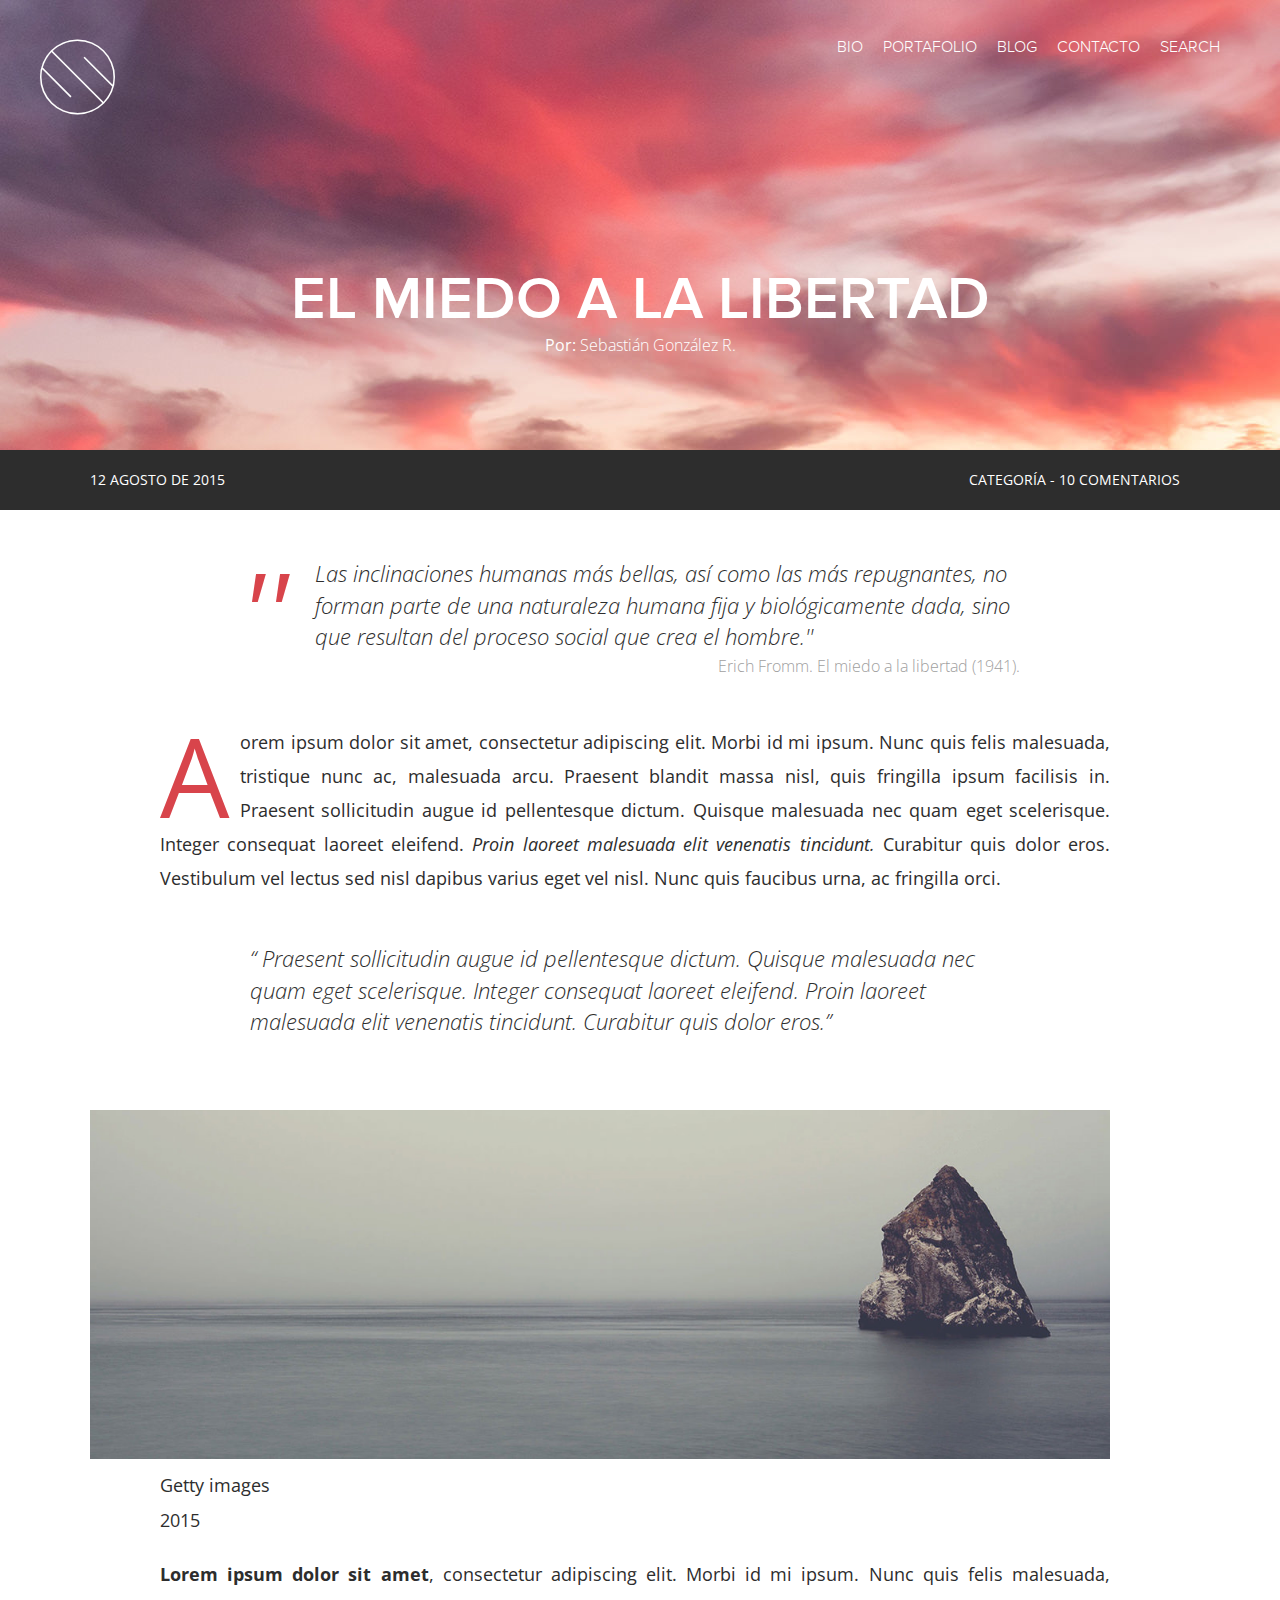
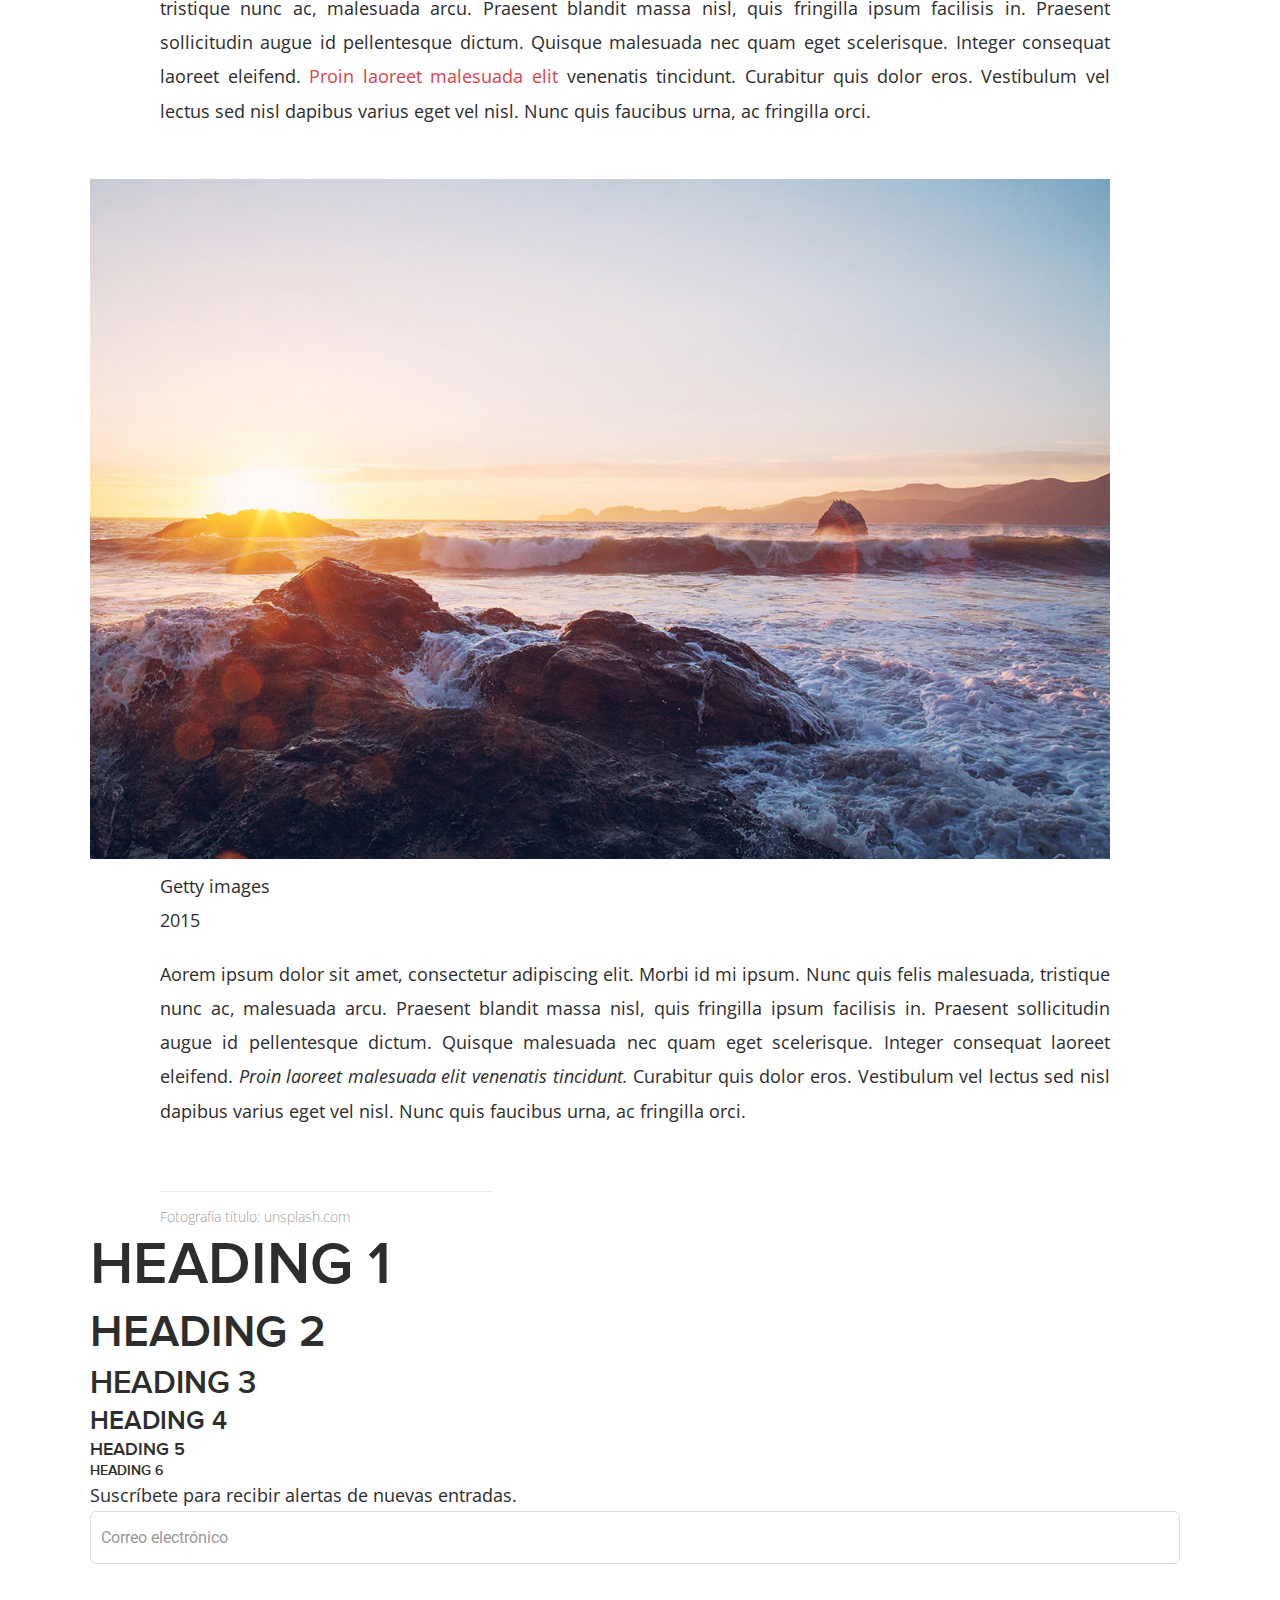
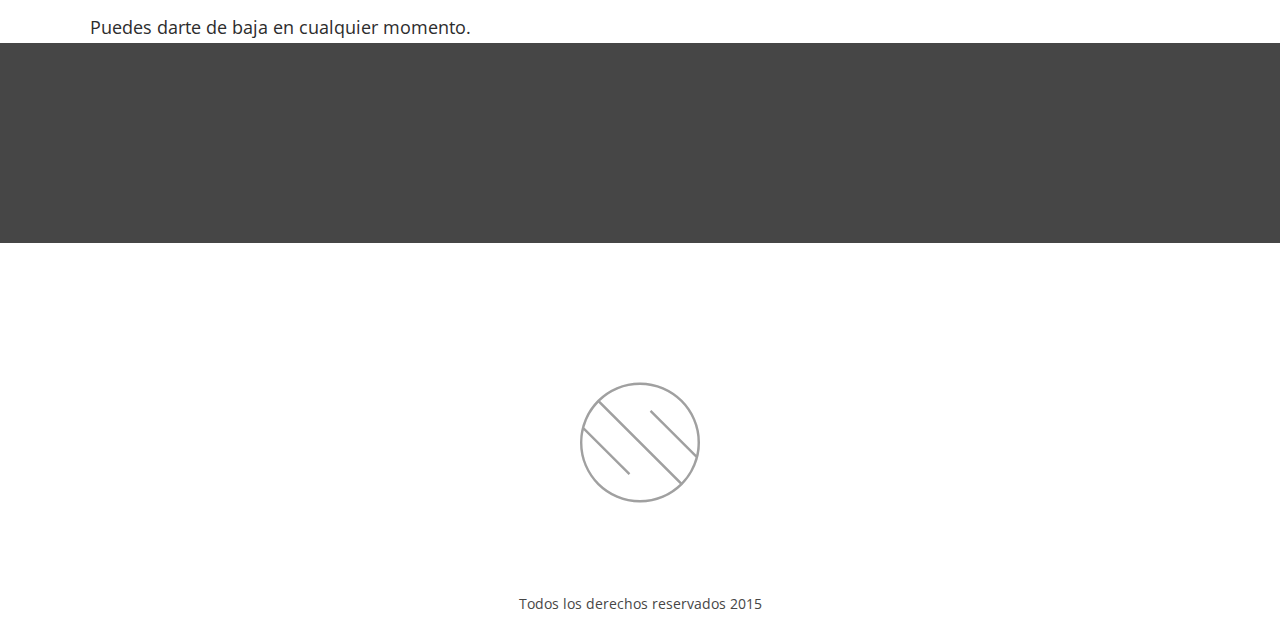
<file: index.html>
<!DOCTYPE html>
<!--[if lt IE 7]>      <html class="no-js lt-ie9 lt-ie8 lt-ie7"> <![endif]-->
<!--[if IE 7]>         <html class="no-js lt-ie9 lt-ie8"> <![endif]-->
<!--[if IE 8]>         <html class="no-js lt-ie9"> <![endif]-->
<!--[if gt IE 8]><!--> <html class="no-js"> <!--<![endif]-->
    <head>
        <meta charset="utf-8">
        <meta http-equiv="X-UA-Compatible" content="IE=edge">
        <title>Sebastián González - sebastiangonzalez.co</title>
        <meta name="description" content="">
        <meta name="viewport" content="width=device-width, initial-scale=1">

        <!-- Place favicon.ico and apple-touch-icon.png in the root directory -->

        <link rel="apple-touch.-icon" sizes="57x57" href="img/apple-icon-57x57.png">
        <link rel="apple-touch-icon" sizes="60x60" href="img/apple-icon-60x60.png">
        <link rel="apple-touch-icon" sizes="72x72" href="img/apple-icon-72x72.png">
        <link rel="apple-touch-icon" sizes="76x76" href="img/apple-icon-76x76.png">
        <link rel="apple-touch-icon" sizes="114x114" href="img/apple-icon-114x114.png">
        <link rel="apple-touch-icon" sizes="120x120" href="img/apple-icon-120x120.png">
        <link rel="apple-touch-icon" sizes="144x144" href="img/apple-icon-144x144.png">
        <link rel="apple-touch-icon" sizes="152x152" href="img/apple-icon-152x152.png">
        <link rel="apple-touch-icon" sizes="180x180" href="img/apple-icon-180x180.png">
        <link rel="icon" type="image/png" sizes="192x192"  href="img/android-icon-192x192.png">
        <link rel="icon" type="image/png" sizes="32x32" href="img/favicon-32x32.png">
        <link rel="icon" type="image/png" sizes="96x96" href="img/favicon-96x96.png">
        <link rel="icon" type="image/png" sizes="16x16" href="img/favicon-16x16.png">
        <link rel="manifest" href="img/manifest.json">
        <meta name="msapplication-TileColor" content="#ffffff">
        <meta name="msapplication-TileImage" content="img/ms-icon-144x144.png">
        <meta name="theme-color" content="#ffffff">

        <!-- Grid CSS -->
        <link href="css/simplegrid.css" rel="stylesheet">

        <!-- Custom CSS -->
        <link href="css/styles.css" rel="stylesheet">

        <link href='https://fonts.googleapis.com/css?family=Roboto:400,300' rel='stylesheet' type='text/css'>
        <link href='https://fonts.googleapis.com/css?family=Open+Sans:400,300,400italic,300italic' rel='stylesheet' type='text/css'>
        <link href='https://fonts.googleapis.com/css?family=Merriweather:400,300italic,400italic,300,700,700italic,900,900italic|Noto+Serif:400,400italic,700,700italic' rel='stylesheet' type='text/css'>

        <!-- HTML5 Shim and Respond.js IE8 support of HTML5 elements and media queries -->
        <!-- WARNING: Respond.js doesn't work if you view the page via file:// -->
        <!--[if lt IE 9]>
            <script src="https://oss.maxcdn.com/libs/html5shiv/3.7.0/html5shiv.js"></script>
            <script src="https://oss.maxcdn.com/libs/respond.js/1.4.2/respond.min.js"></script>
        <![endif]-->


  <!--       <script src="https://ajax.googleapis.com/ajax/libs/jquery/1.11.0/jquery.min.js"></script>
        <script src="https://cdnjs.cloudflare.com/ajax/libs/jquery-mousewheel/3.0.6/jquery.mousewheel.min.js" type="text/javascript" charset="utf-8"></script>
        <script src="js/parallax.min.js"></script>

        <script src="js/jquery.simplr.smoothscroll.min.js"></script>

        <script type="text/javascript" charset="utf-8">
            $(function () {
                $.srSmoothscroll()
            })
        </script>-->


     <!--      <style type="text/css" media="screen">

            #homeBanner {
                background-color: #132b2b;
            }

            #homeBanner {
                background-image: url(img/bg01.jpg);
                background-repeat:no-repeat;
                background-attachment:fixed;
                background-position:center top;
                height: 560px;
            }


        </style>-->


    </head>

    <body>
        <!--[if lt IE 7]>
            <p class="browsehappy">You are using an <strong>outdated</strong> browser. Please <a href="http://browsehappy.com/">upgrade your browser</a> to improve your experience.</p>
        <![endif]-->


        <!-- BASE LISTA -->
<!--         <header>
            <div class="background parallax"></div>

            <div class="header-content">
                <h1 class="titulo">La jaula del miedo</h1>
                <p><b>Por:</b> Sebastián González R.</p>
            </div>
        </header> -->



<!--         <section class="module parallax parallax-1">
            <div class="container">
                <h1>Motion</h1>
            </div>
        </section> -->


        <!-- - - - - - - - - - - - - - Header - - - - - - - - - - - - - - - - -->


        <header id="header" class="mobile_fixed sticky">

			<!-- MENU -->
            <div class="header-in">

<!--                 <a id="logo" title="" href="http://sebastiangonzalez.co">
                </a> -->

                <div class="logo" >
<!--                 	<a href="http://sebastiangonzalez.co"> -->
                		<div class="icon-sgr-line"></div>
<!--                 	</a> -->
            	</div>

                <a id="responsive-nav-button" class="responsive-nav-button" href="#"></a>

                <nav id="navigation" class="navigation">
                    <ul id="menu-sebastiangonzalez" class="menu">
                        <li><a href="#">Bio</a></li>
                        <li><a href="#">Portafolio</a></li>
                        <li><a href="#">Blog</a></li>
                        <li><a href="#">Contacto</a></li>
                        <li><a href="#">Search</a></li>
                </nav>

            </div> <!--/ .header-in-->


			<!-- STICKY MENU -->
<!--             <div id="sticky">
                <div class="grid">
                	<div class="col-1-1">
                   		<div class="content">
                			<div class="logoSticky" >
                				<div class="icon-sgr-line"></div>
            				</div>

			                <nav id="navigation" class="navigationSticky">
			                    <ul id="menu-sebastiangonzalez" class="menu">
			                        <li><a href="#">Bio</a></li>
			                        <li><a href="#">Portafolio</a></li>
			                        <li><a href="#">Blog</a></li>
			                        <li><a href="#">Contacto</a></li>
			                        <li><a href="#">Search</a></li>
			                </nav>

            			</div>
            		</div>
            	</div>
            </div>
 -->

        </header> <!--/ #header-->

        <!-- - - - - - - - - - - - - - end Header - - - - - - - - - - - - - - - - -->



        <!-- FUNCIONA PERFECTO, SE DEBEN CAMBIAR LOS NOMBRES -->
        <div id="homeBanner">
            <div class="header-content">
                <h1 class="titulo">EL MIEDO A LA LIBERTAD</h1>
                <p><b>Por:</b> Sebastián González R.</p>
            </div>
        </div>



            <div class="infoBlog">
                <div class="grid">

					<div class="infoBar">
    	                <div class="col-1-2">
	                        <p>12  AGOSTO DE 2015</p>
                    	</div>
                    	<div class="col-1-2">
                        	<p class="align-right">CATEGORÍA - 10 COMENTARIOS</p>
                    	</div>
                    </div>

                	<div class="stickyBar">
    	                <div class="col-1-1">
                   			<div class="content">

                				<div class="logoSticky" >
	                				<div class="icon-sgr-line"></div>
            					</div>

			                	<nav id="navigation" class="navigationSticky">
			                    	<ul id="menu-sebastiangonzalez" class="menu">
			                        	<li><a href="#">Bio</a></li>
			                        	<li><a href="#">Portafolio</a></li>
			                        	<li><a href="#">Blog</a></li>
			                        	<li><a href="#">Contacto</a></li>
			                        	<li><a href="#">Search</a></li>
			                    	</ul>
			                	</nav>

            				</div>
            			</div>

            		</div>

                </div>
            </div>


        <article>

            <div class="grid">
                <div class="col-1-1">
                   <div class="content">

                        <div class="important">
                            <q>Las inclinaciones humanas más bellas, así como las más repugnantes, no forman parte de una naturaleza humana fija y biológicamente dada, sino que resultan del proceso social que crea el hombre.</q>
                            <div class="clear"> </div>
                            <span class="author">Erich Fromm. El miedo a la libertad (1941).</span>
                        </div>

                        <p class="dropcap">Aorem ipsum dolor sit amet, consectetur adipiscing elit. Morbi id mi ipsum. Nunc quis felis malesuada, tristique nunc ac, malesuada arcu. Praesent blandit massa nisl, quis fringilla ipsum facilisis in. Praesent sollicitudin augue id pellentesque dictum. Quisque malesuada nec quam eget scelerisque. Integer consequat laoreet eleifend. <em>Proin laoreet malesuada elit venenatis tincidunt.</em> Curabitur quis dolor eros. Vestibulum vel lectus sed nisl dapibus varius eget vel nisl. Nunc quis faucibus urna, ac fringilla orci.</p>

                        <div class="quote">
                            <q> Praesent sollicitudin augue id pellentesque dictum. Quisque malesuada nec quam eget scelerisque. Integer consequat laoreet eleifend. Proin laoreet malesuada elit venenatis tincidunt. Curabitur quis dolor eros.</q>
                        </div>

                        <div class="image">
                            <img src="img/image01.jpg" alt="">
                            <p>Getty images<br>2015</p>
                        </div>

                        <p class="fadeInBlock"><b>Lorem ipsum dolor sit amet</b>, consectetur adipiscing elit. Morbi id mi ipsum. Nunc quis felis malesuada, tristique nunc ac, malesuada arcu. Praesent blandit massa nisl, quis fringilla ipsum facilisis in. Praesent sollicitudin augue id pellentesque dictum. Quisque malesuada nec quam eget scelerisque. Integer consequat laoreet eleifend. <a href="">Proin laoreet malesuada elit</a> venenatis tincidunt. Curabitur quis dolor eros. Vestibulum vel lectus sed nisl dapibus varius eget vel nisl. Nunc quis faucibus urna, ac fringilla orci.</p>
                        <br>

                        <div class="image">
                            <img src="img/image02.jpg" alt="">
                            <p>Getty images<br>2015</p>
                        </div>

                        <p>Aorem ipsum dolor sit amet, consectetur adipiscing elit. Morbi id mi ipsum. Nunc quis felis malesuada, tristique nunc ac, malesuada arcu. Praesent blandit massa nisl, quis fringilla ipsum facilisis in. Praesent sollicitudin augue id pellentesque dictum. Quisque malesuada nec quam eget scelerisque. Integer consequat laoreet eleifend. <em>Proin laoreet malesuada elit venenatis tincidunt.</em> Curabitur quis dolor eros. Vestibulum vel lectus sed nisl dapibus varius eget vel nisl. Nunc quis faucibus urna, ac fringilla orci.</p>

                        <br><br>

                        <div class="pie">
                            <p>Fotografía título: unsplash.com</p>
                        </div>

                        <h1>HEADING 1</h1>
                        <h2>HEADING 2</h2>
                        <h3>HEADING 3</h3>
                        <h4>HEADING 4</h4>
                        <h5>HEADING 5</h5>
                        <h6>HEADING 6</h6>

                   </div>
                </div>
            </div>

        </article>


		<div class="suscribeBlock">
			<div class="grid">
                <div class="col-1-1">
                	<div class="content">
						<p>Suscríbete para recibir alertas de nuevas entradas.</p>
						<form action="">
							<input type="email" name="email" placeholder="Correo electrónico">
							<button type="submit">SUSCRIBIRME</button>
						</form>

						<p>Puedes darte de baja en cualquier momento.</p>

					</div>
				</div>
			</div>
		</div>




		<footer>

			<div class="preFooter">
				<div class="socialFooter">
					<div class="iconBe"></div>
					<div class="iconIn"></div>
					<div class="iconTw"></div>
					<div class="icon"></div>
				</div>
			</div>

			<div class="footer">
				<div class="logoFooter">
					<div class="icon-sgr-line"></div>
				</div>
				<p class="footerInfo">Todos los derechos reservados 2015</p>
			</div>

		</footer>


<!--
        <div class="grid grid-pad">
            <div class="col-1-2 ">
               <div class="content">
                   <h3>col-1-2</h3>
               </div>
            </div>
            <div class="col-1-2 ">
               <div class="content">
                   <h3>col-1-2</h3>
               </div>
            </div>
        </div>

        <div class="grid">
            <div class="col-1-3 push-1-3 ">
                <div class="content">
                    <h1>CONTENT 1</h1>
                </div>
            </div>
            <div class="col-1-3 ">
                <div class="content">
                    <h1>CONTENT 2</h1>
                </div>
            </div>
        </div> -->

    <script src="http://ajax.googleapis.com/ajax/libs/jquery/1.11.2/jquery.min.js"></script>
    <script src="js/jQuery.scrollSpeed.js"></script>

    <!-- SIRVE PERO SE MUEVE RARO -->
    <script src="js/main.js"></script>

    <script>
        // SMOOTH MOUSE SCROLL
        $(function() {
            jQuery.scrollSpeed(40, 800);
        });


        // OTRO MÉTODO
        // var top_header = '';
        // var top_text = '';
        // $(document).ready(function(){
        //   top_header = $('.background');
        //   top_text = $('.header-content');
        // });
        // $(window).scroll(function () {
        //   var st = $(window).scrollTop();
        //   top_header.css({'background-position':"center "+(st*.2)+"px"});

        //   console.log( 'Data' + st );
        //   if (st > 100) {
        //    top_text.css({'opacity':0});
        //     } else {
        // top_text.css({'opacity':1});
        //     }
        // });

        // var top_header = '';
        // var top_text = '';
        // $(document).ready(function(){
        //   top_header = $('.background');
        //   top_text = $('.header-content');
        // });
        // $(window).scroll(function () {
        //   var st = $(window).scrollTop();
        //   top_text.css({'top':(st*-.2)+"%"});
        //   console.log( 'Data' + (st) );
        // });



        // PARALLAX APLICABLE A CUALQUIER SELECTOR
        // (function(){

        //   var parallax = document.querySelectorAll(".parallax"),
        //       speed = 0.5;

        //   window.onscroll = function(){
        //     [].slice.call(parallax).forEach(function(el,i){

        //       var windowYOffset = window.pageYOffset,
        //           elBackgrounPos = "50% " + (windowYOffset * speed) + "px";

        //       el.style.backgroundPosition = elBackgrounPos;

        //     });
        //   };

        // })();


    </script>


    </body>
</html>
</file>
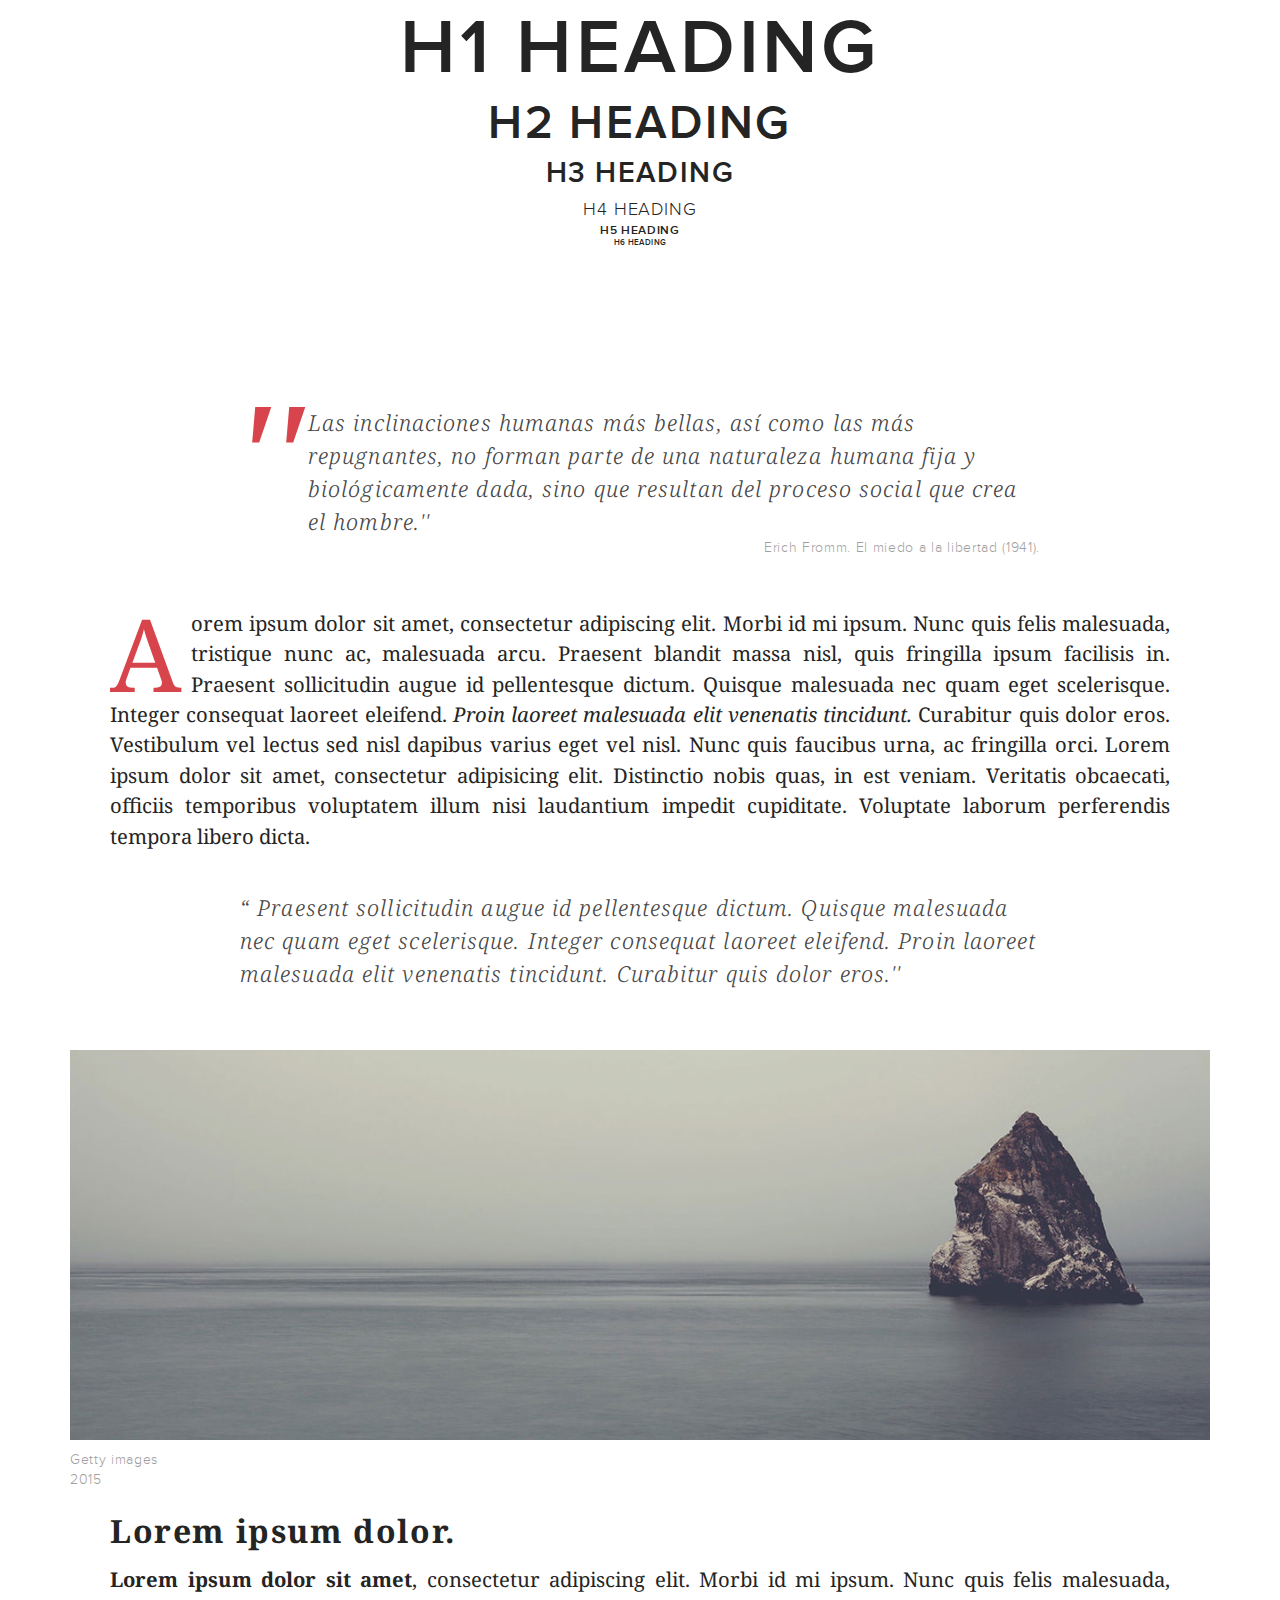
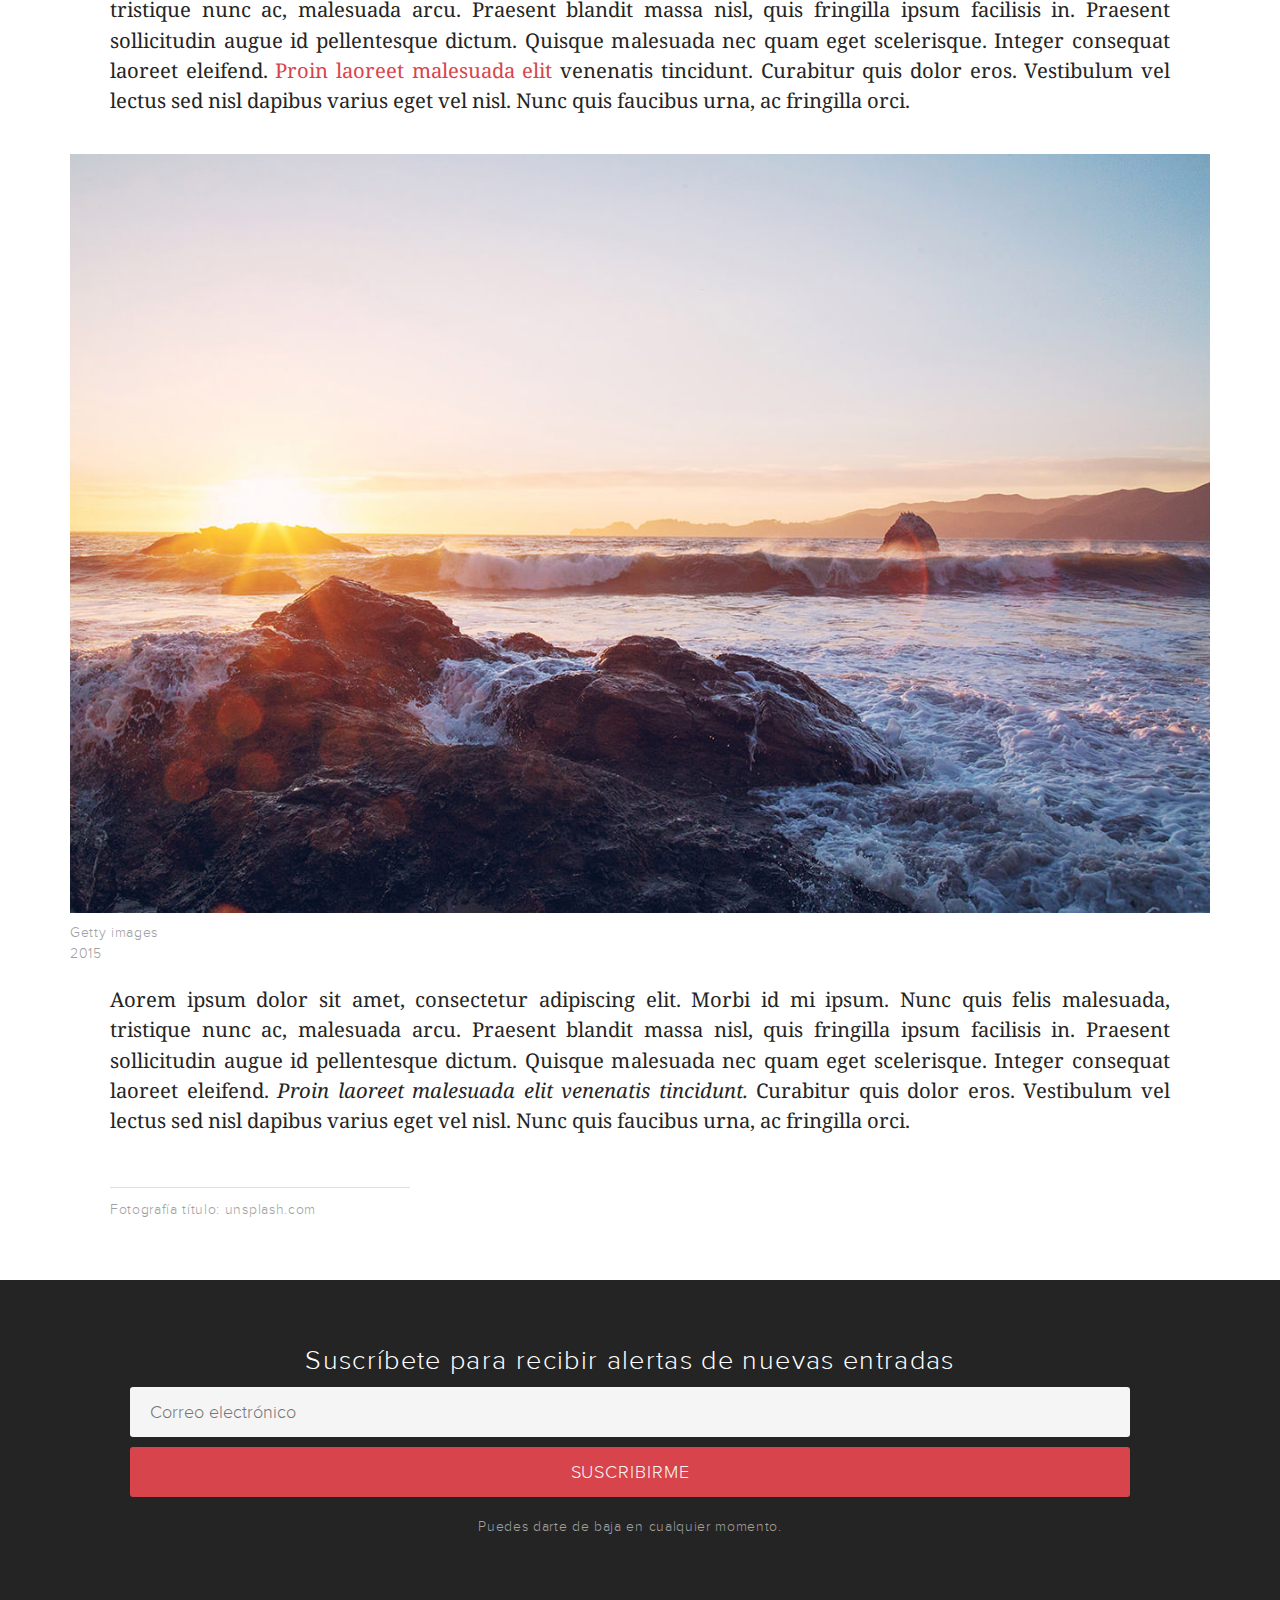
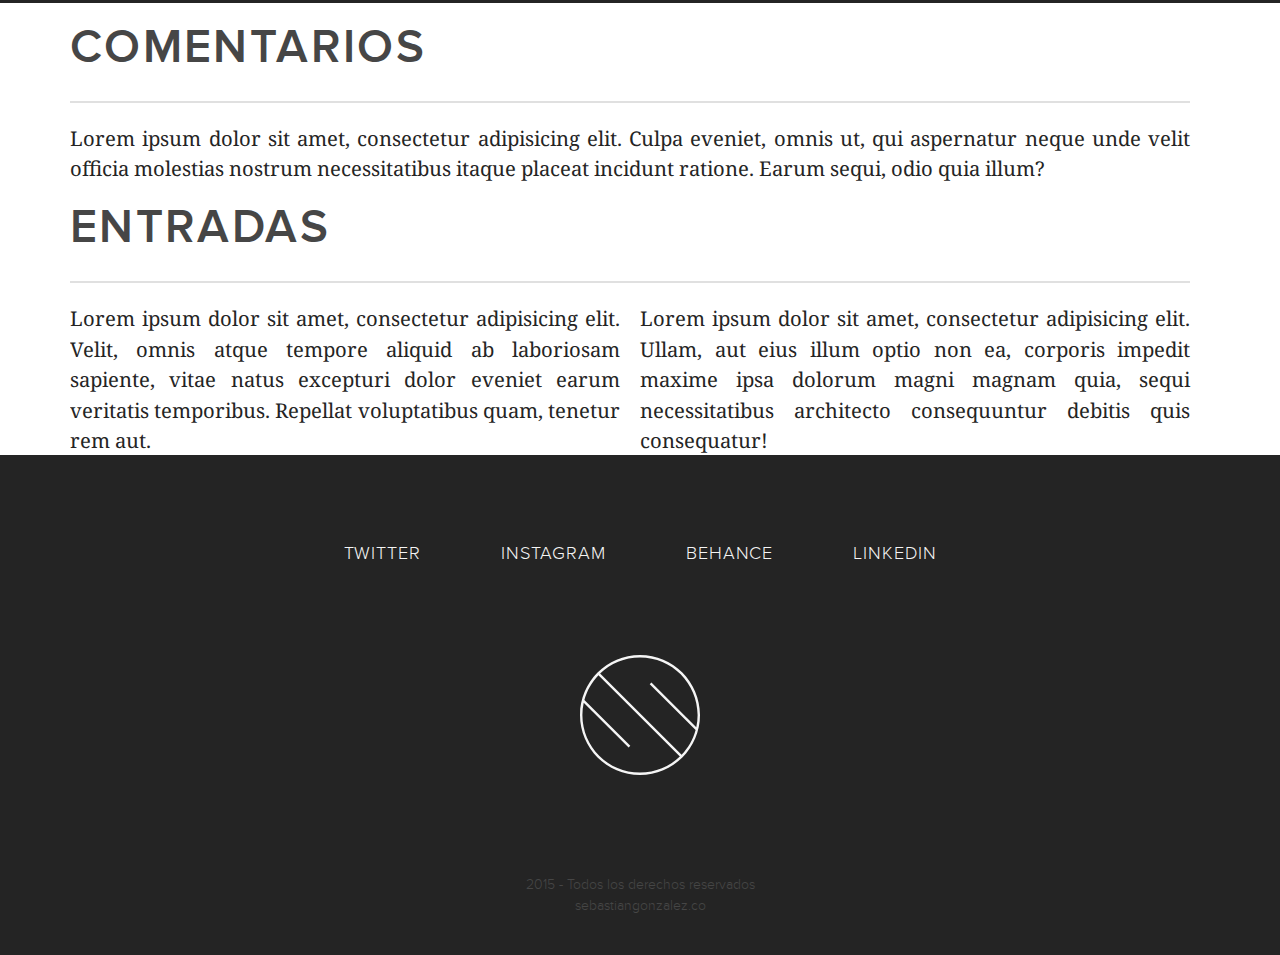
<file: demo.html>
<!DOCTYPE html>
<!--[if lt IE 7]>      <html class="no-js lt-ie9 lt-ie8 lt-ie7"> <![endif]-->
<!--[if IE 7]>         <html class="no-js lt-ie9 lt-ie8"> <![endif]-->
<!--[if IE 8]>         <html class="no-js lt-ie9"> <![endif]-->
<!--[if gt IE 8]><!--> <html class="no-js"> <!--<![endif]-->
    <head>
        <meta charset="utf-8">
        <meta http-equiv="X-UA-Compatible" content="IE=edge">
        <title>Sebastián González - sebastiangonzalez.co</title>
        <meta name="description" content="">
        <meta name="viewport" content="width=device-width, initial-scale=1">

        <!-- Place favicon.ico and apple-touch-icon.png in the root directory -->

        <link rel="apple-touch.-icon" sizes="57x57" href="img/ico/apple-icon-57x57.png">
        <link rel="apple-touch-icon" sizes="60x60" href="img/ico/apple-icon-60x60.png">
        <link rel="apple-touch-icon" sizes="72x72" href="img/ico/apple-icon-72x72.png">
        <link rel="apple-touch-icon" sizes="76x76" href="img/ico/apple-icon-76x76.png">
        <link rel="apple-touch-icon" sizes="114x114" href="img/ico/apple-icon-114x114.png">
        <link rel="apple-touch-icon" sizes="120x120" href="img/ico/apple-icon-120x120.png">
        <link rel="apple-touch-icon" sizes="144x144" href="img/ico/apple-icon-144x144.png">
        <link rel="apple-touch-icon" sizes="152x152" href="img/ico/apple-icon-152x152.png">
        <link rel="apple-touch-icon" sizes="180x180" href="img/ico/apple-icon-180x180.png">
        <link rel="icon" type="image/png" sizes="192x192"  href="img/ico/android-icon-192x192.png">
        <link rel="icon" type="image/png" sizes="32x32" href="img/ico/favicon-32x32.png">
        <link rel="icon" type="image/png" sizes="96x96" href="img/ico/favicon-96x96.png">
        <link rel="icon" type="image/png" sizes="16x16" href="img/ico/favicon-16x16.png">
        <link rel="manifest" href="img/ico/manifest.json">
        <meta name="msapplication-TileColor" content="#ffffff">
        <meta name="msapplication-TileImage" content="img/ico/ms-icon-144x144.png">
        <meta name="theme-color" content="#ffffff">

        <!-- Grid CSS -->
        <link href="css/simplegrid.css" rel="stylesheet">

        <!-- Custom CSS -->
        <link href="css/style.css" rel="stylesheet">

        <link href='https://fonts.googleapis.com/css?family=Noto+Serif:400,400italic,700,700italic' rel='stylesheet' type='text/css'>

        <!-- demo -->


        <!-- Place favicon.ico and apple-touch-icon.png in the root directory -->
    </head>
    <body>
        <!--[if lt IE 7]>
            <p class="browsehappy">You are using an <strong>outdated</strong> browser. Please <a href="http://browsehappy.com/">upgrade your browser</a> to improve your experience.</p>
        <![endif]-->


                        <h1>H1 Heading</h1>
                        <h2>H2 Heading</h2>
                        <h3>H3 Heading</h3>
                        <h4>H4 Heading</h4>
                        <h5>H5 Heading</h5>
                        <h6>H6 Heading</h6>

        <article>

            <div class="grid">
                <div class="col-1-1">
                   <div class="content">



                        <h1 class="blog-title">Título entrada del blog.</h1>



                        <div class="quote important">
                            <q>Las inclinaciones humanas más bellas, así como las más repugnantes, no forman parte de una naturaleza humana fija y biológicamente dada, sino que resultan del proceso social que crea el hombre.</q>
                            <div class="clear"> </div>
                            <span class="author">Erich Fromm. El miedo a la libertad (1941).</span>
                        </div>

                        <p class="dropcap">Aorem ipsum dolor sit amet, consectetur adipiscing elit. Morbi id mi ipsum. Nunc quis felis malesuada, tristique nunc ac, malesuada arcu. Praesent blandit massa nisl, quis fringilla ipsum facilisis in. Praesent sollicitudin augue id pellentesque dictum. Quisque malesuada nec quam eget scelerisque. Integer consequat laoreet eleifend. <em>Proin laoreet malesuada elit venenatis tincidunt.</em> Curabitur quis dolor eros. Vestibulum vel lectus sed nisl dapibus varius eget vel nisl. Nunc quis faucibus urna, ac fringilla orci. Lorem ipsum dolor sit amet, consectetur adipisicing elit. Distinctio nobis quas, in est veniam. Veritatis obcaecati, officiis temporibus voluptatem illum nisi laudantium impedit cupiditate. Voluptate laborum perferendis tempora libero dicta.</p>

                        <div class="quote">
                            <q> Praesent sollicitudin augue id pellentesque dictum. Quisque malesuada nec quam eget scelerisque. Integer consequat laoreet eleifend. Proin laoreet malesuada elit venenatis tincidunt. Curabitur quis dolor eros.</q>
                        </div>

                        <div class="image">
                            <img src="img/image01.jpg" alt="">
                            <p class="footnote">Getty images<br>2015</p>
                        </div>

                        <h2>Lorem ipsum dolor.</h2>
                        <p class="fadeInBlock"><b>Lorem ipsum dolor sit amet</b>, consectetur adipiscing elit. Morbi id mi ipsum. Nunc quis felis malesuada, tristique nunc ac, malesuada arcu. Praesent blandit massa nisl, quis fringilla ipsum facilisis in. Praesent sollicitudin augue id pellentesque dictum. Quisque malesuada nec quam eget scelerisque. Integer consequat laoreet eleifend. <a href="">Proin laoreet malesuada elit</a> venenatis tincidunt. Curabitur quis dolor eros. Vestibulum vel lectus sed nisl dapibus varius eget vel nisl. Nunc quis faucibus urna, ac fringilla orci.</p>
                        <br>

                        <div class="image">
                            <img src="img/image02.jpg" alt="">
                            <p class="footnote">Getty images<br>2015</p>
                        </div>

                        <p>Aorem ipsum dolor sit amet, consectetur adipiscing elit. Morbi id mi ipsum. Nunc quis felis malesuada, tristique nunc ac, malesuada arcu. Praesent blandit massa nisl, quis fringilla ipsum facilisis in. Praesent sollicitudin augue id pellentesque dictum. Quisque malesuada nec quam eget scelerisque. Integer consequat laoreet eleifend. <em>Proin laoreet malesuada elit venenatis tincidunt.</em> Curabitur quis dolor eros. Vestibulum vel lectus sed nisl dapibus varius eget vel nisl. Nunc quis faucibus urna, ac fringilla orci.</p>

                        <br><br>

                        <div class="article-bottom">
                            <p class="footnote">Fotografía título: unsplash.com</p>
                        </div>

                   </div>
                </div>
            </div>

        </article>


        <section id="suscribe">
            <div class="grid">
                <div class="col-1-1">
                    <div class="content">

                        <form id="suscribe-form">
                            <!-- <section id="form-suscribe"> -->
                                <h2>Suscríbete para recibir alertas de nuevas entradas</h2>

                                <input type="email" name="input-type-email" placeholder="Correo electrónico">

                                <button type="submit">Suscribirme</button>

                                <p class="footnote">Puedes darte de baja en cualquier momento.</p>

                            </div>
                            <!-- </section> -->

                      </form>

                   </div>
                </div>
            </div>
        </section>


        <section id="comments">

            <div class="grid">
                <div class="col-1-1">
                    <div class="content">

                        <div class="title-section">
                            <h2>Comentarios</h2>
                        </div>

                        <p>Lorem ipsum dolor sit amet, consectetur adipisicing elit. Culpa eveniet, omnis ut, qui aspernatur neque unde velit officia molestias nostrum necessitatibus itaque placeat incidunt ratione. Earum sequi, odio quia illum?</p>
                    </div>
                </div>
            </div>

        </section>


        <section id="comments">

            <div class="grid">
                <div class="col-1-1">
                    <div class="content">

                        <div class="title-section">
                            <h2>Entradas</h2>
                        </div>

                    </div>
                </div>
                <div class="col-1-2">
                    <div class="content">
                        <p>Lorem ipsum dolor sit amet, consectetur adipisicing elit. Velit, omnis atque tempore aliquid ab laboriosam sapiente, vitae natus excepturi dolor eveniet earum veritatis temporibus. Repellat voluptatibus quam, tenetur rem aut.</p>
                    </div>
                </div>
                <div class="col-1-2">
                    <div class="content">
                        <p>Lorem ipsum dolor sit amet, consectetur adipisicing elit. Ullam, aut eius illum optio non ea, corporis impedit maxime ipsa dolorum magni magnam quia, sequi necessitatibus architecto consequuntur debitis quis consequatur!</p>
                    </div>
                </div>
            </div>

        </section>


  <!--       <h1>Heading 1</h1>
        <h2>Heading 2</h2>
        <h3>Heading 3</h3>
        <h4>Heading 4</h4>
        <h5>Heading 5</h5>
        <h6>Heading 6</h6>

        <p class="dropcap">Lorem ipsum dolor sit amet, consectetur adipisicing elit. Earum praesentium ab, provident error optio qui sequi a aliquam nemo exercitationem laudantium commodi magni eaque quisquam corporis quos quasi. Blanditiis, quas.</p>

        <p class="red">Lorem ipsum dolor sit amet, consectetur adipisicing elit. Maxime provident, numquam, porro illo atque inventore sint doloremque. Eius fugiat vel sint aliquam debitis soluta, quo aliquid, esse saepe accusamus, quisquam?</p>

        <p><span class="red">Lorem ipsum dolor sit amet, consectetur adipisicing elit. Voluptas, quibusdam fugiat corporis voluptate id voluptatem. Tempora cupiditate sed, reiciendis obcaecati, molestiae maiores, consequatur necessitatibus incidunt cum itaque rerum quis esse.</span></p>

        <p>Lorem ipsum dolor sit amet, <a href="#">consectetur adipisicing elit.</a> Numquam, excepturi? Voluptatibus sit quam iste ea nostrum iusto quia, aut recusandae impedit corporis, vel ex, ipsum soluta ullam itaque laudantium id!</p>

        <p class="light">Texto light</p>
        <p class="regular">Texto regular</p>
        <p class="bold">Texto bold</p>

        <div class="box dark-grey"></div>
        <div class="box grey"></div>
        <div class="box light-grey"></div>
        <div class="box near-white"></div>
        <div class="box red"></div>
        <div class="box light-red"></div>


        <div class="clear"></div>
        <div class="big-box red-bg">
            <h1 class="white">SOME WHITE SHIT</h1>
        </div>


 <form>
    <section id="form-input">
<h2>Input</h2>


  <label for="">Input Type Text</label>
  <input type="text" name="input-type-text">

  <label for="">Input Type Email</label>
  <input type="email" name="input-type-email">

  <label for="">Input Type Password</label>
  <input type="password" name="input-type-password">

  <label for="">Input Type URL</label>
  <input type="url" name="input-type-url">

  <label for="">Input Type Tel</label>
  <input type="tel" name="input-type-tel">

  <label for="">Input Type Number</label>
  <input type="number" name="input-type-number">

  <label for="">Input Type Search</label>
  <input type="search" name="input-type-search">



  <label for="">Input Type Checkbox</label>
  <input type="checkbox" name="input-type-checkbox1"> Value 1<br>
  <input type="checkbox" name="input-type-checkbox2"> Value 2<br>
  <input type="checkbox" name="input-type-checkbox3"> Value 3<br>

  <label for="">Input Type Radio</label>
  <input type="radio" name="input-type-radio1"> Value 1<br>
  <input type="radio" name="input-type-radio2"> Value 2<br>
  <input type="radio" name="input-type-radio3"> Value 3<br>

  <label for="">Input Type Range</label>
  <input type="range" name="input-type-range">



  <label for="">Input Type File</label>
  <input type="file" name="input-type-file">
  <input type="file" name="input-type-file">

  <label for="">Input Type Color</label>
  <input type="color" name="input-type-color">



  <label for="">Input Type Date</label>
  <input type="date" name="input-type-date">

  <label for="">Input Type Datetime Local</label>
  <input type="datetime-local" name="input-type-datetime-local">

  <label for="">Input Type Month</label>
  <input type="month" name="input-type-month">

  <label for="">Input Type Time</label>
  <input type="time" name="input-type-time">

  <label for="">Input Type Week</label>
  <input type="week" name="input-type-week">


</section>
    <section id="form-select-button">
<h2>Datalist</h2>


  <label for="">Input with Datalist</label>
    <input list="browsers">

    <datalist id="browsers">
      <option value="Internet Explorer">
      <option value="Firefox">
      <option value="Chrome">
      <option value="Opera">
      <option value="Safari">
    </datalist>


</section>

    <section id="form-textarea">
<h2>Textarea</h2>


  <label for="textarea">Textarea</label>
  <textarea name="textarea" id="" cols="30" rows="10"></textarea>




</section>
    <section id="form-select-option">
<h2>Select and Option</h2>


  <label for="select-normal">Select Default</label>
  <select name="select-normal" id="">
        <option value="">Option 1</option>
        <option value="">Option 2</option>
        <option value="">Option 3</option>
  </select>


  <label for="select-optgroup">Select with Optgroup</label>
  <select name="select-optgroup" id="">
        <optgroup label="Optgroup 1">
            <option value="">Option 1</option>
            <option value="">Option 2</option>
            <option value="">Option 3</option>
        </optgroup>

        <optgroup label="Optgroup 2">
            <option value="">Option 1</option>
            <option value="">Option 2</option>
            <option value="">Option 3</option>
        </optgroup>
  </select>


  <label for="select-multiple">Select Multiple</label>
  <select name="select-multiple" id="" multiple>
        <option value="">Option 1</option>
        <option value="">Option 2</option>
        <option value="">Option 3</option>
  </select>

</section>
    <section id="form-select-button">
<h2>Buttons and Input Type Submit/Reset</h2>


  <label for="button-type-button">Button Type Button</label>
  <button type="button">Button</button>

  <label for="button-type-reset">Button Type Reset</label>
  <button type="reset">Reset</button>

  <label for="button-type-submit">Button Type Submit</label>
  <button type="submit">Submit</button>

  <label for="">Input Type Button</label>
  <input type="button" name="input-type-button" value="Button">

  <label for="">Input Type Reset</label>
  <input type="reset" name="input-type-reset">

  <label for="">Input Type Submit</label>
  <input type="submit" name="input-type-submit">

  <label for="">Input Type Submit Disabled</label>
  <input type="submit" name="input-type-submit" disabled>

  <label for="">Input Type Image</label>
  <input type="image" name="input-type-image">


</section>
    <section id="form-select-fieldset">
<h2>Fieldset</h2>

  <fieldset>

    <legend>Legend Title</legend>

    <label for="input-text">Input</label>
    <input type="text" id="input-text">

    <label for="input-password">Another Input</label>
    <input type="text" id="input-password">

  </fieldset>

</section>
  </form>
 -->







    <footer>

        <div class="preFooter">
            <ul class="socialFooter">
                <li><a href="">Twitter</a></li>
                <li><a href="">Instagram</a></li>
                <li><a href="">Behance</a></li>
                <li><a href="">LinkedIn</a></li>
            </ul>
        </div>

        <div class="footer">
            <div class="logoFooter">
                <img class="logoFooter" src="img/logo-white.svg" alt="Kiwi standing on oval">
            </div>
            <p class="footerInfo">2015 - Todos los derechos reservados <br>sebastiangonzalez.co</p>
        </div>

    </footer>



        <script src="http://ajax.googleapis.com/ajax/libs/jquery/1.11.2/jquery.min.js"></script>
        <script src="js/jQuery.scrollSpeed.js"></script>

        <!-- SIRVE PERO SE MUEVE RARO -->
        <script src="js/main.js"></script>

        <script>
            // SMOOTH MOUSE SCROLL
            // $(function() {
            //     jQuery.scrollSpeed(40, 800);
            // });
        </script>

    </body>
</html>
</file>
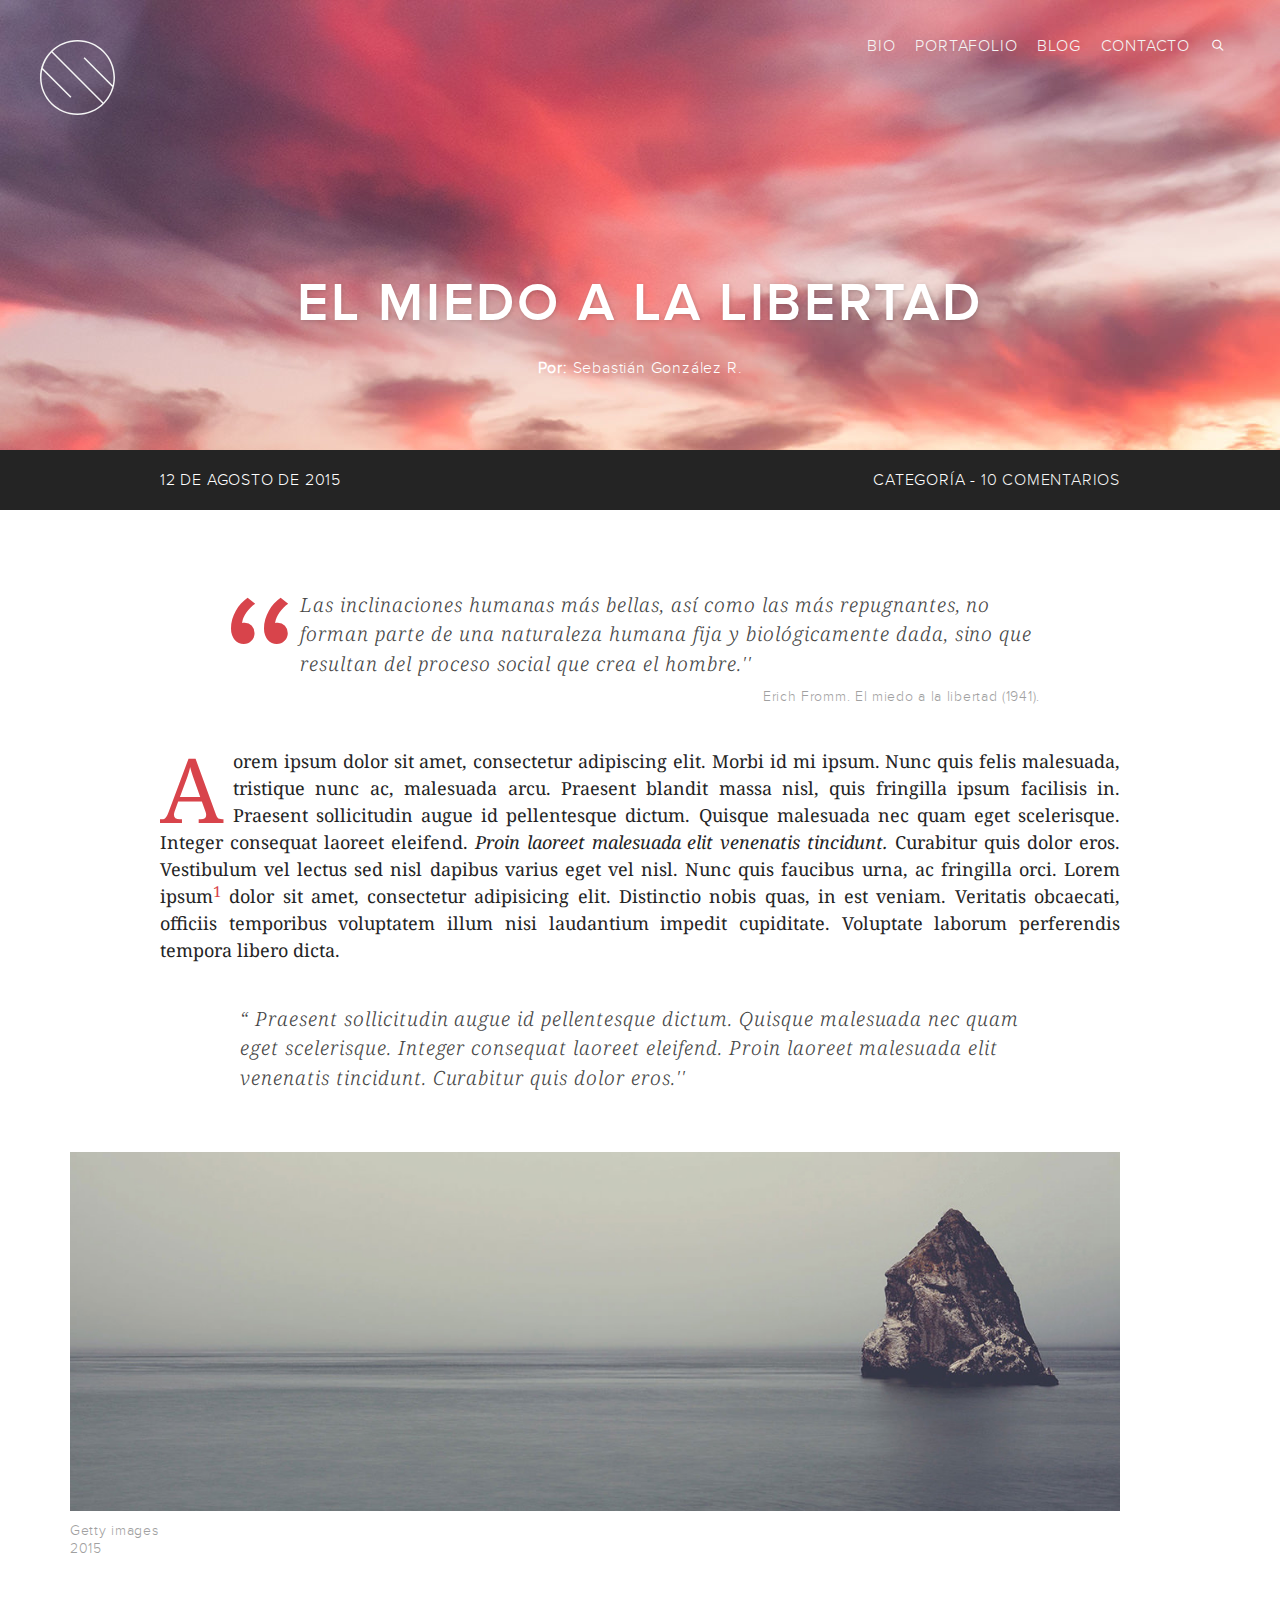
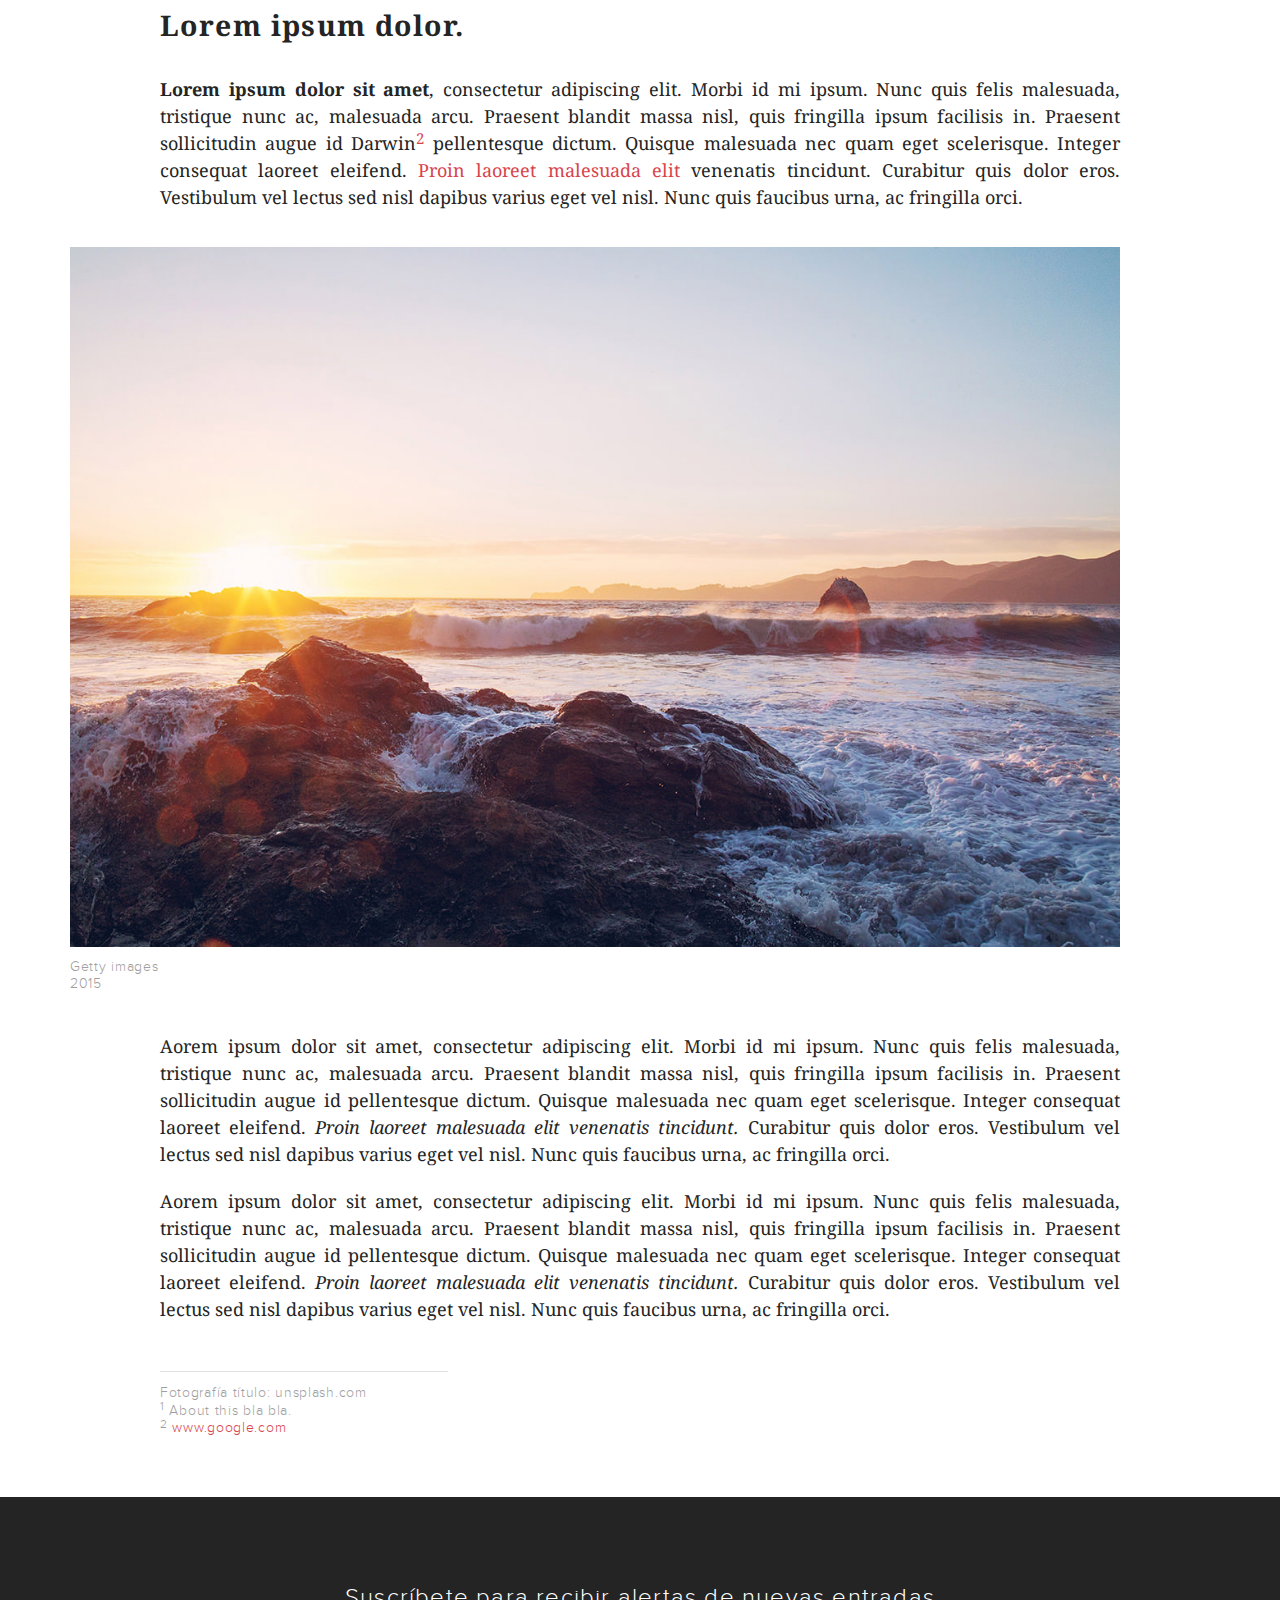
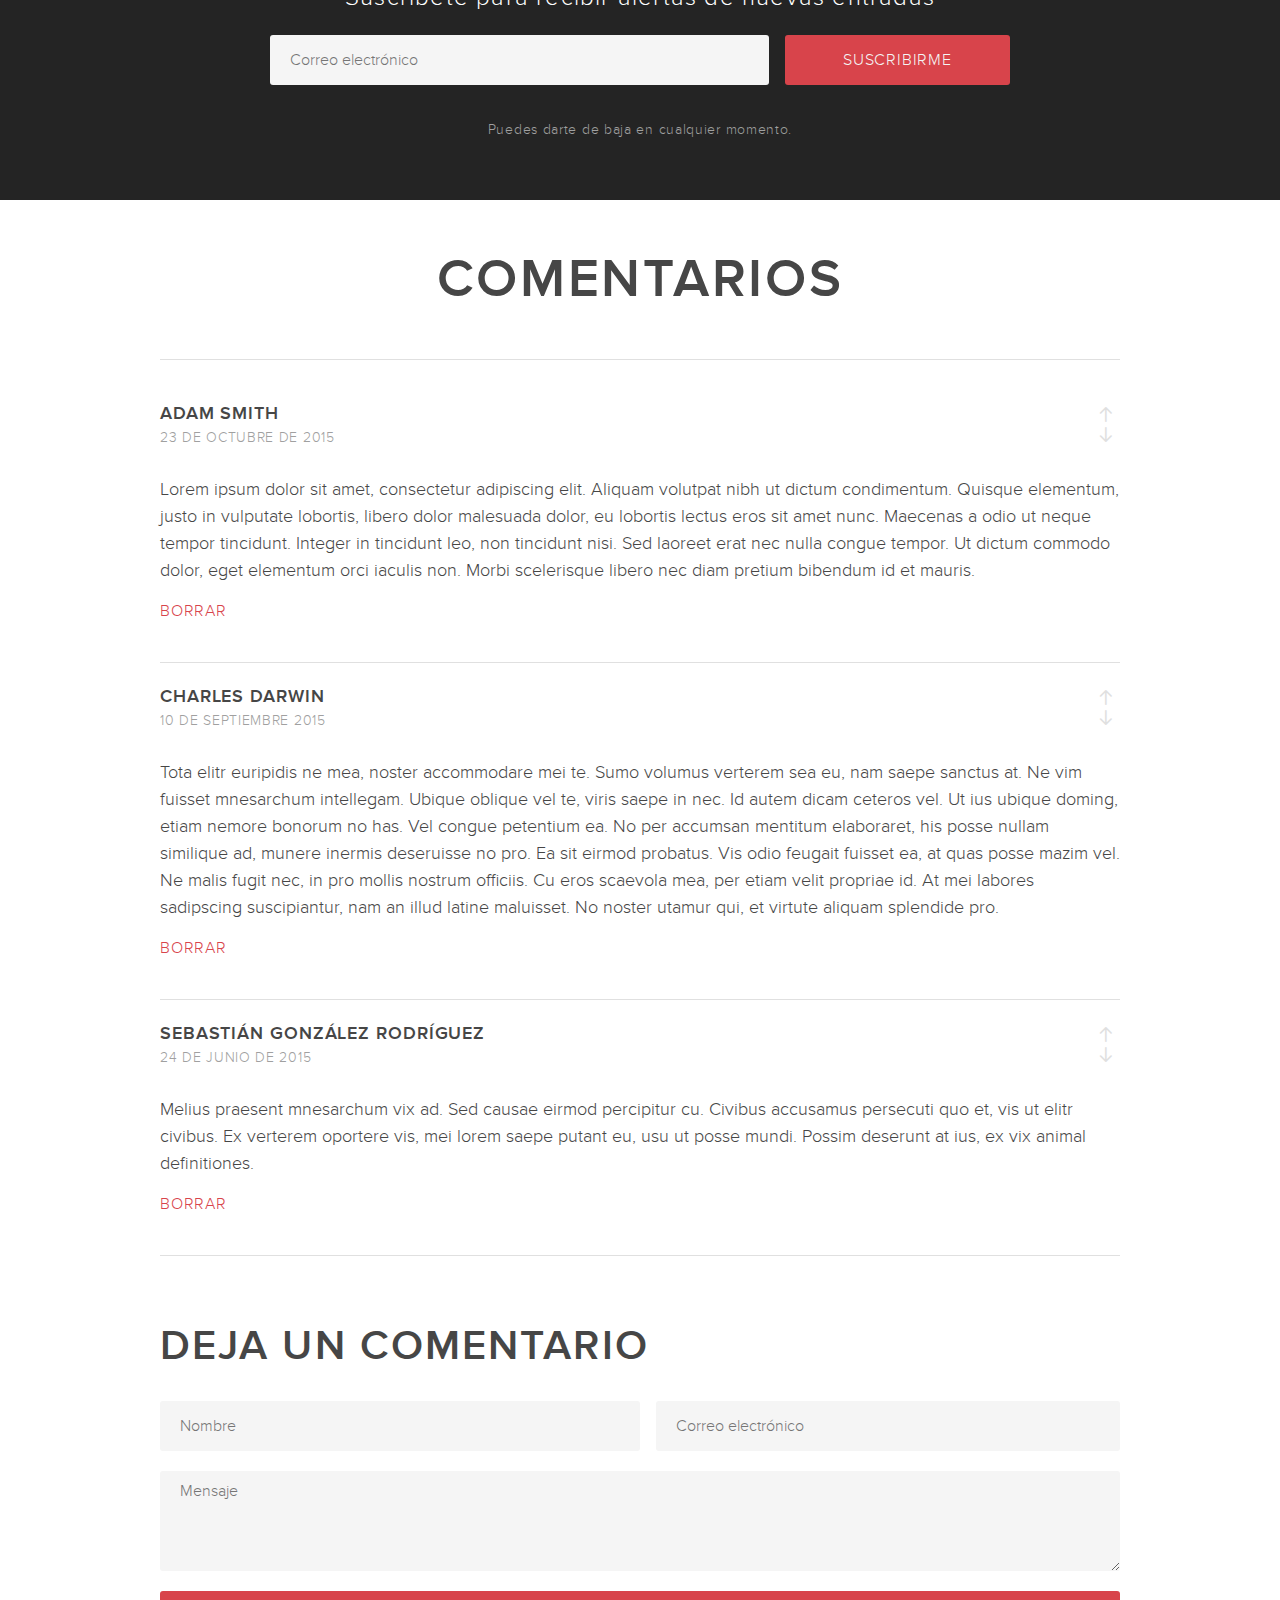
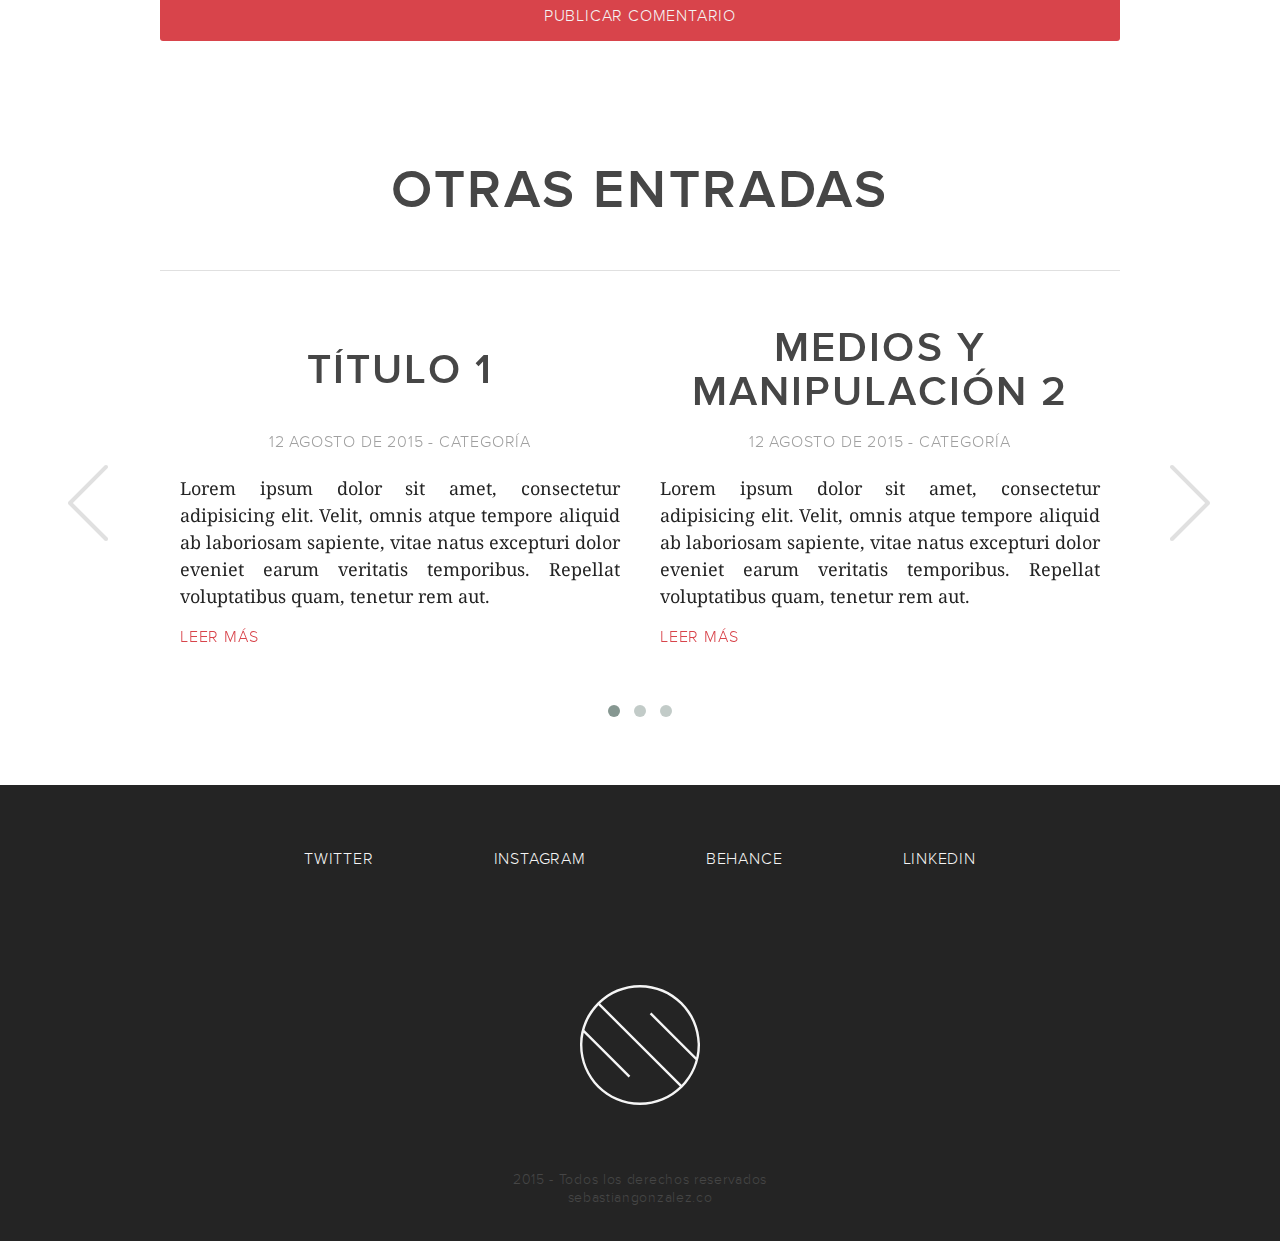
<file: index alt.html>
<!DOCTYPE html>
<!--[if lt IE 7]>      <html class="no-js lt-ie9 lt-ie8 lt-ie7"> <![endif]-->
<!--[if IE 7]>         <html class="no-js lt-ie9 lt-ie8"> <![endif]-->
<!--[if IE 8]>         <html class="no-js lt-ie9"> <![endif]-->
<!--[if gt IE 8]><!--> <html class="no-js"> <!--<![endif]-->
    <head>
        <meta charset="utf-8">
        <meta http-equiv="X-UA-Compatible" content="IE=edge">
        <title>Sebastián González - sebastiangonzalez.co</title>
        <meta name="description" content="">
        <meta name="viewport" content="width=device-width, initial-scale=1">

        <!-- Place favicon.ico and apple-touch-icon.png in the root directory -->

        <link rel="apple-touch.-icon" sizes="57x57" href="img/ico/apple-icon-57x57.png">
        <link rel="apple-touch-icon" sizes="60x60" href="img/ico/apple-icon-60x60.png">
        <link rel="apple-touch-icon" sizes="72x72" href="img/ico/apple-icon-72x72.png">
        <link rel="apple-touch-icon" sizes="76x76" href="img/ico/apple-icon-76x76.png">
        <link rel="apple-touch-icon" sizes="114x114" href="img/ico/apple-icon-114x114.png">
        <link rel="apple-touch-icon" sizes="120x120" href="img/ico/apple-icon-120x120.png">
        <link rel="apple-touch-icon" sizes="144x144" href="img/ico/apple-icon-144x144.png">
        <link rel="apple-touch-icon" sizes="152x152" href="img/ico/apple-icon-152x152.png">
        <link rel="apple-touch-icon" sizes="180x180" href="img/ico/apple-icon-180x180.png">
        <link rel="icon" type="image/png" sizes="192x192"  href="img/ico/android-icon-192x192.png">
        <link rel="icon" type="image/png" sizes="32x32" href="img/ico/favicon-32x32.png">
        <link rel="icon" type="image/png" sizes="96x96" href="img/ico/favicon-96x96.png">
        <link rel="icon" type="image/png" sizes="16x16" href="img/ico/favicon-16x16.png">
        <link rel="manifest" href="img/ico/manifest.json">
        <meta name="msapplication-TileColor" content="#ffffff">
        <meta name="msapplication-TileImage" content="img/ico/ms-icon-144x144.png">
        <meta name="theme-color" content="#ffffff">

        <!-- Grid CSS -->
        <link href="css/flexboxgrid.css" rel="stylesheet">

        <!-- Important Owl stylesheet -->
        <link href="css/owl.carousel.css" rel="stylesheet">

        <!-- Default Theme -->
        <link href="css/owl.theme.css" rel="stylesheet">

        <!-- Custom CSS -->
        <link href="css/alternative.css" rel="stylesheet">


        <link href='https://fonts.googleapis.com/css?family=Noto+Serif:400,400italic,700,700italic' rel='stylesheet' type='text/css'>

        <!-- demo -->


        <!-- Place favicon.ico and apple-touch-icon.png in the root directory -->
    </head>

    <body>
        <div id="start"></div>
        <header id="header" class="">

            <div class="header-in">

                <div class="logo">
                    <a href="#start">
                        <img class="header-logo" src="img/logo-white.svg" alt="www.sebastiangonzalez.co">
                    </a>
                </div>

                <!-- <a id="responsive-nav-button" class="responsive-nav-button" href="#"></a> -->

                <nav id="navigation" class="navigation">
                    <ul id="menu-desktop" class="menu">
                        <li><a href="#">Bio</a></li>
                        <li><a href="#">Portafolio</a></li>
                        <li><a href="#">Blog</a></li>
                        <li><a href="#">Contacto</a></li>
                        <li>
                            <div class="search-bar">
                                <input type="text" placeholder="Buscar..." required></input>
                                <div class="icon-search"></div>
                            </div>
                        </li>
                    </ul>
                </nav>

                <div id="bt-menu-mobile">
                    <span class="top"></span>
                    <span class="middle"></span>
                    <span class="bottom"></span>
                </div>

            </div>

        </header>


        <!-- MENU MOBILE -->
        <div class="overlay-mobile">
            <div class="wrapper-container">

                <ul id="wrapper-mobile" class="menu">
                    <!-- <li><a href="#" class="mobile-anchor fade-in one">Servicios</a></li>
                    <li><a href="#" class="mobile-anchor fade-in two">Portafolio</a></li>
                    <li><a href="#" class="mobile-anchor fade-in three">Blog</a></li>
                    <li><a href="#" class="mobile-anchor fade-in four">Contacto</a></li> -->

                    <li><a href="#">Servicios</a></li>
                    <li><a href="#">Portafolio</a></li>
                    <li><a href="#">Blog</a></li>
                    <li><a href="#">Contacto</a></li>

                </ul>
            </div>
        </div>



        <article>

            <div id="home-banner" style="background-image: url(img/bg02.jpg);">
                <div class="header-content">
                    <h1 class="blog-title">EL MIEDO A LA LIBERTAD</h1>
                    <p><b>Por:</b> Sebastián González R.</p>
                </div>
            </div>

            <div id="info-entry">
                <div class="wrap container-fluid">
                    <div class="row">
                            <div class="col-xs-12 col-md-6">
                                <span class="entry-date">12 DE AGOSTO DE 2015</span>
                            </div>
                            <div class="col-xs-12 col-md-6">
                                <span class="entry-data">CATEGORÍA -
                                <a  class="another"  href="#comments">10 COMENTARIOS</a></span>
                            </div>
                    </div>
                </div>
            </div>

            <div class="wrap container-fluid">
                <div class="row">
                    <div class="col-xs-12">
                        <div class="content">

                            <div class="quote important">
                                <q>Las inclinaciones humanas más bellas, así como las más repugnantes, no forman parte de una naturaleza humana fija y biológicamente dada, sino que resultan del proceso social que crea el hombre.</q>
                                <div class="clear"> </div>
                                <span class="author">Erich Fromm. El miedo a la libertad (1941).</span>
                            </div>

                            <p class="dropcap">Aorem ipsum dolor sit amet, consectetur adipiscing elit. Morbi id mi ipsum. Nunc quis felis malesuada, tristique nunc ac, malesuada arcu. Praesent blandit massa nisl, quis fringilla ipsum facilisis in. Praesent sollicitudin augue id pellentesque dictum. Quisque malesuada nec quam eget scelerisque. Integer consequat laoreet eleifend. <em>Proin laoreet malesuada elit venenatis tincidunt.</em> Curabitur quis dolor eros. Vestibulum vel lectus sed nisl dapibus varius eget vel nisl. Nunc quis faucibus urna, ac fringilla orci. Lorem ipsum<sup><a class="suplink" href="#sup1">1</a></sup> dolor sit amet, consectetur adipisicing elit. Distinctio nobis quas, in est veniam. Veritatis obcaecati, officiis temporibus voluptatem illum nisi laudantium impedit cupiditate. Voluptate laborum perferendis tempora libero dicta.</p>

                            <div class="quote">
                                <q> Praesent sollicitudin augue id pellentesque dictum. Quisque malesuada nec quam eget scelerisque. Integer consequat laoreet eleifend. Proin laoreet malesuada elit venenatis tincidunt. Curabitur quis dolor eros.</q>
                            </div>

                            <div class="image">
                                <a href="img/image01.jpg">
                                    <img src="img/image01.jpg" alt="Image One" rel="lightbox"/>
                                </a>

                                <!-- <img src="img/image01.jpg" alt="" id="imagelightbox"> -->
                                <p class="footnote">Getty images<br>2015</p>
                            </div>

                            <h2>Lorem ipsum dolor.</h2>
                            <p class="fadeInBlock"><b>Lorem ipsum dolor sit amet</b>, consectetur adipiscing elit. Morbi id mi ipsum. Nunc quis felis malesuada, tristique nunc ac, malesuada arcu. Praesent blandit massa nisl, quis fringilla ipsum facilisis in. Praesent sollicitudin augue id Darwin<sup><a class="suplink" href="#sup2">2</a></sup> pellentesque dictum. Quisque malesuada nec quam eget scelerisque. Integer consequat laoreet eleifend. <a href="">Proin laoreet malesuada elit</a> venenatis tincidunt. Curabitur quis dolor eros. Vestibulum vel lectus sed nisl dapibus varius eget vel nisl. Nunc quis faucibus urna, ac fringilla orci.</p>
                            <br>

                            <div class="image">
                                <img src="img/image02.jpg" alt="Image Two"  rel="lightbox">
                                <p class="footnote">Getty images<br>2015</p>
                            </div>

                            <p>Aorem ipsum dolor sit amet, consectetur adipiscing elit. Morbi id mi ipsum. Nunc quis felis malesuada, tristique nunc ac, malesuada arcu. Praesent blandit massa nisl, quis fringilla ipsum facilisis in. Praesent sollicitudin augue id pellentesque dictum. Quisque malesuada nec quam eget scelerisque. Integer consequat laoreet eleifend. <em>Proin laoreet malesuada elit venenatis tincidunt.</em> Curabitur quis dolor eros. Vestibulum vel lectus sed nisl dapibus varius eget vel nisl. Nunc quis faucibus urna, ac fringilla orci.</p>
                            <p>Aorem ipsum dolor sit amet, consectetur adipiscing elit. Morbi id mi ipsum. Nunc quis felis malesuada, tristique nunc ac, malesuada arcu. Praesent blandit massa nisl, quis fringilla ipsum facilisis in. Praesent sollicitudin augue id pellentesque dictum. Quisque malesuada nec quam eget scelerisque. Integer consequat laoreet eleifend. <em>Proin laoreet malesuada elit venenatis tincidunt.</em> Curabitur quis dolor eros. Vestibulum vel lectus sed nisl dapibus varius eget vel nisl. Nunc quis faucibus urna, ac fringilla orci.</p>

                            <br><br>

                            <div class="article-bottom">
                                <p class="footnote">Fotografía título: unsplash.com<br>
                                <span id="sup1">
                                    <sup>1</sup> About this bla bla. <br>
                                </span>
                                <span id="sup2">
                                    <sup>2</sup> <a href="http://www.google.com" target="_blank">www.google.com</a>
                                </span>
                                </p>
                            </div>

                        </div>
                    </div>
                </div>
            </div>

        </article>

        <section id="suscribe">

            <div class="wrap container-fluid">

                    <form id="suscribe-form">
                        <!-- <section id="form-suscribe"> -->
                        <div class="row">
                            <div class="col-xs-12">
                                <h2>Suscríbete para recibir alertas de nuevas entradas</h2>
                            </div>

                            <div class="col-xs-12 col-sm-8 no-padding-r ">
                                <input type="email" name="input-type-email" placeholder="Correo electrónico">
                            </div>
                            <div class="col-xs-12 col-sm-4">
                                <button type="submit">Suscribirme</button>
                            </div>

                            <div class="col-xs-12">
                                <p class="footnote">Puedes darte de baja en cualquier momento.</p>
                            </div>
                        </div>
                        <!-- </section> -->

                    </form>


                </div>
            </div>

        </section>


        <section id="comments">

            <div class="wrap container-fluid">
                <div class="row">
                    <div class="col-xs-12">

                        <div class="title-section">
                            <h2>Comentarios</h2>
                        </div>

                        <div class="comments-block">

                            <div class="comment">
                                <div class="comment-head">
                                    <div class="comment-user">
                                        <span class="user-name">Adam Smith</span>
                                        <span class="user-date">23 DE OCTUBRE DE 2015</span>
                                    </div>
                                    <div class="comment-like">
                                        <a href="#">
                                            <span class="icon-arrow-up">
                                            </span>
                                        </a>
                                        <a href="#">
                                            <span class="icon-arrow-down">
                                            </span>
                                        </a>
                                    </div>
                                </div>

                                <div class="comment-content">
                                    <p>Lorem ipsum dolor sit amet, consectetur adipiscing elit. Aliquam volutpat nibh ut dictum condimentum. Quisque elementum, justo in vulputate lobortis, libero dolor malesuada dolor, eu lobortis lectus eros sit amet nunc. Maecenas a odio ut neque tempor tincidunt. Integer in tincidunt leo, non tincidunt nisi. Sed laoreet erat nec nulla congue tempor. Ut dictum commodo dolor, eget elementum orci iaculis non. Morbi scelerisque libero nec diam pretium bibendum id et mauris.</p>
                                </div>
                                <h4 class="btn"><a href="#">Borrar</a></h4>
                            </div>

                            <div class="comment">
                                <div class="comment-head">
                                    <div class="comment-user">
                                        <span class="user-name">Charles Darwin</span>
                                        <span class="user-date">10 DE SEPTIEMBRE 2015</span>
                                    </div>
                                    <div class="comment-like">
                                        <a href="#">
                                            <span class="icon-arrow-up">
                                            </span>
                                        </a>
                                        <a href="#">
                                            <span class="icon-arrow-down">
                                            </span>
                                        </a>
                                    </div>
                                </div>

                                <div class="comment-content">
                                    <p>Tota elitr euripidis ne mea, noster accommodare mei te. Sumo volumus verterem sea eu, nam saepe sanctus at. Ne vim fuisset mnesarchum intellegam. Ubique oblique vel te, viris saepe in nec. Id autem dicam ceteros vel.
                                    Ut ius ubique doming, etiam nemore bonorum no has. Vel congue petentium ea. No per accumsan mentitum elaboraret, his posse nullam similique ad, munere inermis deseruisse no pro. Ea sit eirmod probatus.
                                    Vis odio feugait fuisset ea, at quas posse mazim vel. Ne malis fugit nec, in pro mollis nostrum officiis. Cu eros scaevola mea, per etiam velit propriae id. At mei labores sadipscing suscipiantur, nam an illud latine maluisset. No noster utamur qui, et virtute aliquam splendide pro.</p>
                                </div>
                                <h4 class="btn"><a href="#">Borrar</a></h4>
                            </div>

                            <div class="comment">
                                <div class="comment-head">
                                    <div class="comment-user">
                                        <span class="user-name">Sebastián González Rodríguez</span>
                                        <span class="user-date">24 DE JUNIO DE 2015</span>
                                    </div>
                                    <div class="comment-like">
                                        <a href="#">
                                            <span class="icon-arrow-up">
                                            </span>
                                        </a>
                                        <a href="#">
                                            <span class="icon-arrow-down">
                                            </span>
                                        </a>
                                    </div>
                                </div>

                                <div class="comment-content">
                                    <p>Melius praesent mnesarchum vix ad. Sed causae eirmod percipitur cu. Civibus accusamus persecuti quo et, vis ut elitr civibus. Ex verterem oportere vis, mei lorem saepe putant eu, usu ut posse mundi. Possim deserunt at ius, ex vix animal definitiones.</p>
                                </div>
                                <h4 class="btn"><a href="#">Borrar</a></h4>
                            </div>

                        </div>

                        <div class="comments-form-block">

                            <h2>Deja un comentario</h2>

                            <form id="comments-form">

                                <!-- <section id="comments-form"> -->
                                <div class="row">

                                    <div class="col-xs-12 col-sm-6 no-padding-r ">
                                        <input type="text" name="input-type-text" placeholder="Nombre">
                                    </div>
                                    <div class="col-xs-12 col-sm-6">
                                        <input type="email" name="input-type-email" placeholder="Correo electrónico">
                                    </div>
                                    <div class="col-xs-12">
                                        <textarea rows="4" placeholder="Mensaje"></textarea>
                                    </div>
                                    <div class="col-xs-12">
                                        <button type="submit">Publicar comentario</button>
                                    </div>

                                </div>
                                <!-- </section> -->

                            </form>

                        </div>

                    </div>
                </div>
            </div>

        </section>


        <section id="entries">

            <div class="wrap container-fluid">
                <div class="row">
                    <div class="col-xs-12">

                        <div class="title-section">
                            <h2>Otras entradas</h2>
                        </div>

                        <div class="entries-nav">
                            <a class="btn prev unselectable"></a>
                            <a class="btn next unselectable"></a>
<!--                             <a class="btn play">Autoplay</a>
                            <a class="btn stop">Stop</a> -->
                        </div>

                        <div id="entries-slider" class="owl-carousel owl-theme">
                            <div class="item block-entry">
                                <div class="title-entries">
                                    <h2>Título 1</h2>
                                </div>
                                <h4>12  AGOSTO DE 2015 - CATEGORÍA</h4>

                                <p>Lorem ipsum dolor sit amet, consectetur adipisicing elit. Velit, omnis atque tempore aliquid ab laboriosam sapiente, vitae natus excepturi dolor eveniet earum veritatis temporibus. Repellat voluptatibus quam, tenetur rem aut.</p>
                                <h4 class="btn"><a href="#">Leer más</a></h4>

                            </div>
                            <div class="item block-entry">
                                <div class="title-entries">
                                    <h2>Medios y manipulación 2</h2>
                                </div>
                                <h4>12  AGOSTO DE 2015 - CATEGORÍA</h4>

                                <p>Lorem ipsum dolor sit amet, consectetur adipisicing elit. Velit, omnis atque tempore aliquid ab laboriosam sapiente, vitae natus excepturi dolor eveniet earum veritatis temporibus. Repellat voluptatibus quam, tenetur rem aut.</p>
                                <h4 class="btn"><a href="#">Leer más</a></h4>

                            </div>
                            <div class="item block-entry">
                                <div class="title-entries">
                                    <h2>Otro título más 3</h2>
                                </div>
                                <h4>12  AGOSTO DE 2015 - CATEGORÍA</h4>

                                <p>Lorem ipsum dolor sit amet, consectetur adipisicing elit. Velit, omnis atque tempore aliquid ab laboriosam sapiente, vitae natus excepturi dolor eveniet earum veritatis temporibus. Repellat voluptatibus quam, tenetur rem aut.</p>
                                <h4 class="btn"><a href="#">Leer más</a></h4>

                            </div>
                            <div class="item block-entry">
                                <div class="title-entries">
                                    <h2>Guerra y paz</h2>
                                </div>
                                <h4>12  AGOSTO DE 2015 - CATEGORÍA</h4>

                                <p>Lorem ipsum dolor sit amet, consectetur adipisicing elit. Velit, omnis atque tempore aliquid ab laboriosam sapiente, vitae natus excepturi dolor eveniet earum veritatis temporibus. Repellat voluptatibus quam, tenetur rem aut.</p>
                                <h4 class="btn"><a href="#">Leer más</a></h4>

                            </div>
                            <div class="item block-entry">
                                <div class="title-entries">
                                    <h2>Medios y manipulación</h2>
                                </div>
                                <h4>12  AGOSTO DE 2015 - CATEGORÍA</h4>

                                <p>Lorem ipsum dolor sit amet, consectetur adipisicing elit. Velit, omnis atque tempore aliquid ab laboriosam sapiente, vitae natus excepturi dolor eveniet earum veritatis temporibus. Repellat voluptatibus quam, tenetur rem aut.</p>
                                <h4 class="btn"><a href="#">Leer más</a></h4>

                            </div>

                        </div>

                    </div>

                </div>
            </div>

        </section>

        <footer>

            <div class="preFooter">
                <ul class="socialFooter">
                    <li><a href="">Twitter</a></li>
                    <li><a href="">Instagram</a></li>
                    <li><a href="">Behance</a></li>
                    <li><a href="">LinkedIn</a></li>
                </ul>
            </div>

            <div class="footer">
                <div class="footer-logo">
                    <a href="http://www.sebastiangonzalez.co">
                        <img class="footer-logo" src="img/logo-white.svg" alt="www.sebastiangonzalez.co">
                    </a>
                </div>
                <p class="footerInfo">2015 - Todos los derechos reservados <br>sebastiangonzalez.co</p>
            </div>

        </footer>

        <!-- <a href="#start" class="cd-top">Top</a> -->


        <script src="http://ajax.googleapis.com/ajax/libs/jquery/1.11.2/jquery.min.js"></script>

        <!-- For scrolling -->
        <script src="js/jQuery.scrollSpeed.min.js"></script>

        <!-- OWL Carousel -->
        <script src="js/owl.carousel.min.js"></script>


        <script src="js/scripts.js"></script>



        <script>
            // SMOOTH MOUSE SCROLL ONLY ON CHROME

            if(typeof window.chrome != "object") {
                // not Chrome
                console.log( "This is not Chrome!" );
            } else {
                // it's Chrome (or some fork of Chromium)
                console.log( "This is Chrome!" );
                $(function() {
                    jQuery.scrollSpeed(40, 800);
                });
            }

        </script>

    </body>
</html>
</file>
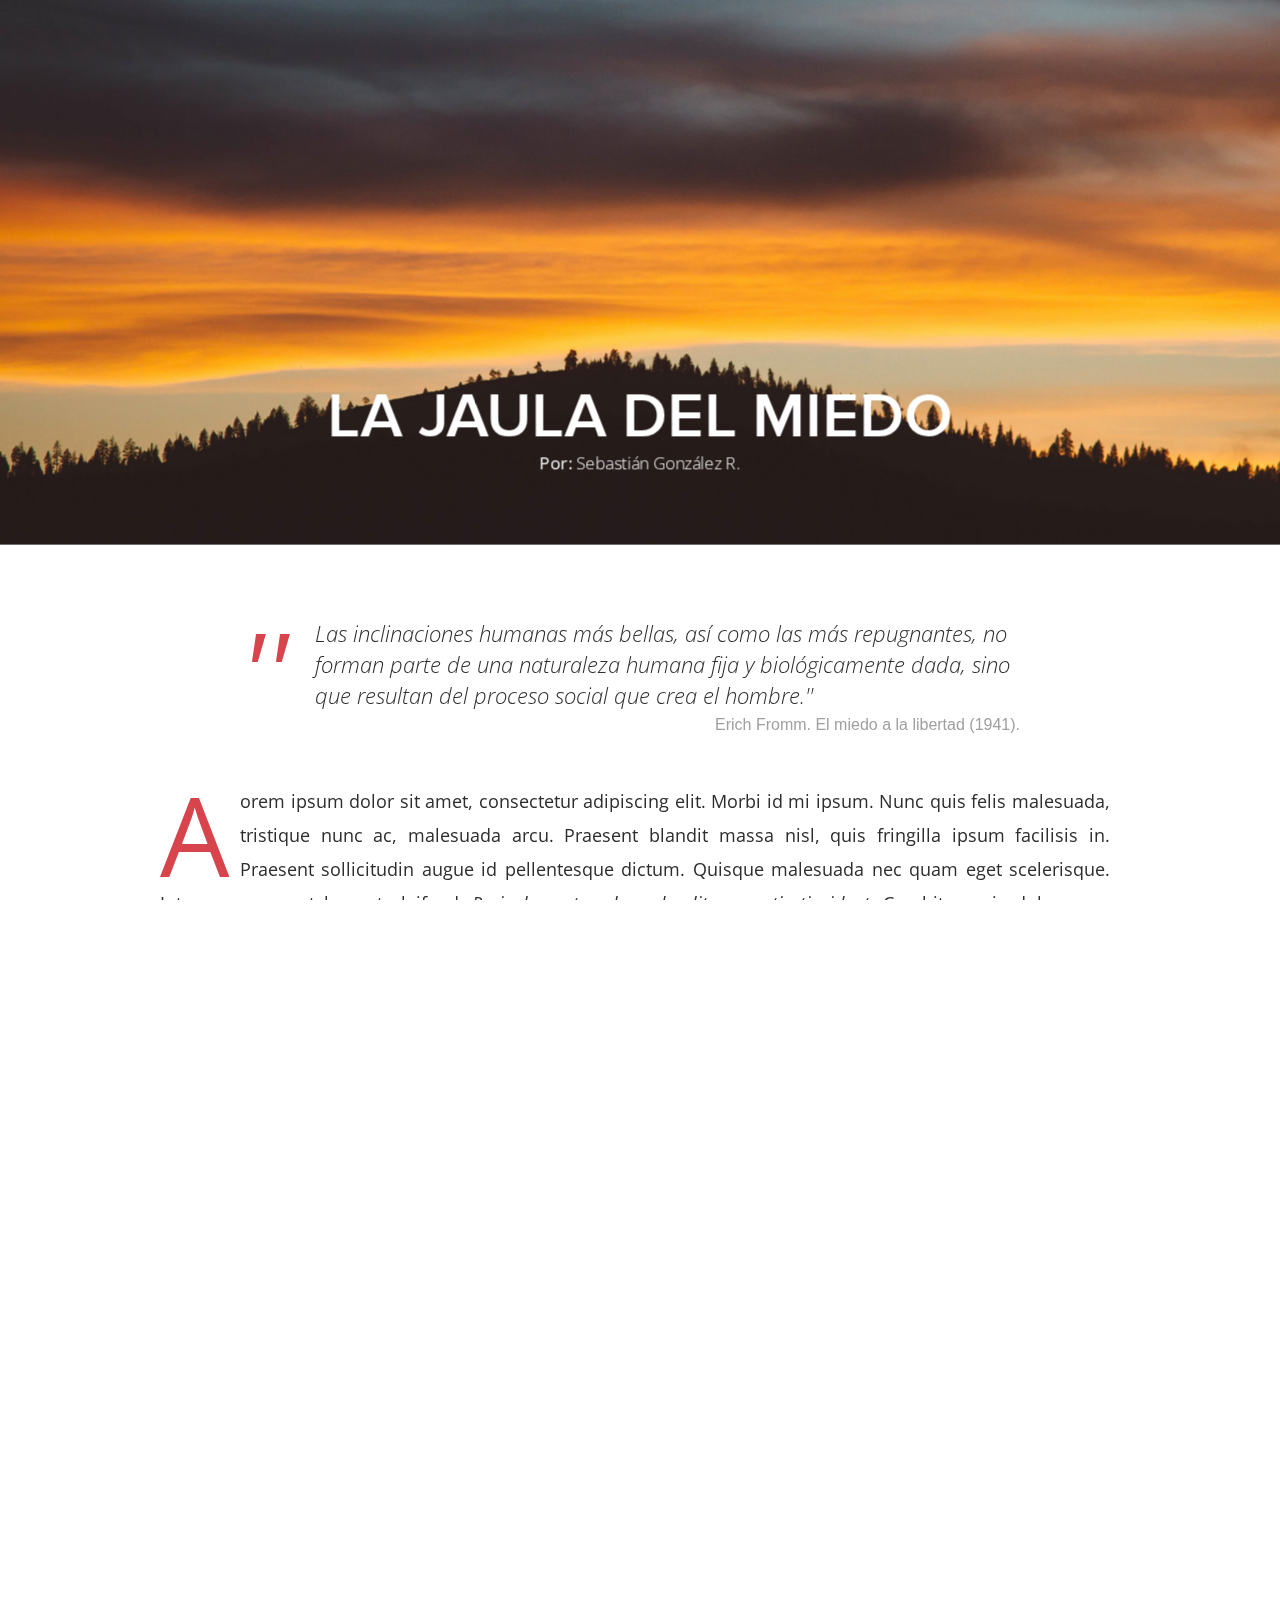
<file: index2.html>
<!DOCTYPE html>
<!--[if lt IE 7]>      <html class="no-js lt-ie9 lt-ie8 lt-ie7"> <![endif]-->
<!--[if IE 7]>         <html class="no-js lt-ie9 lt-ie8"> <![endif]-->
<!--[if IE 8]>         <html class="no-js lt-ie9"> <![endif]-->
<!--[if gt IE 8]><!--> <html class="no-js"> <!--<![endif]-->
    <head>
        <meta charset="utf-8">
        <meta http-equiv="X-UA-Compatible" content="IE=edge">
        <title>Sebastián González - sebastiangonzalez.co</title>
        <meta name="description" content="">
        <meta name="viewport" content="width=device-width, initial-scale=1">

        <!-- Place favicon.ico and apple-touch-icon.png in the root directory -->

        <link rel="apple-touch.-icon" sizes="57x57" href="img/apple-icon-57x57.png">
        <link rel="apple-touch-icon" sizes="60x60" href="img/apple-icon-60x60.png">
        <link rel="apple-touch-icon" sizes="72x72" href="img/apple-icon-72x72.png">
        <link rel="apple-touch-icon" sizes="76x76" href="img/apple-icon-76x76.png">
        <link rel="apple-touch-icon" sizes="114x114" href="img/apple-icon-114x114.png">
        <link rel="apple-touch-icon" sizes="120x120" href="img/apple-icon-120x120.png">
        <link rel="apple-touch-icon" sizes="144x144" href="img/apple-icon-144x144.png">
        <link rel="apple-touch-icon" sizes="152x152" href="img/apple-icon-152x152.png">
        <link rel="apple-touch-icon" sizes="180x180" href="img/apple-icon-180x180.png">
        <link rel="icon" type="image/png" sizes="192x192"  href="img/android-icon-192x192.png">
        <link rel="icon" type="image/png" sizes="32x32" href="img/favicon-32x32.png">
        <link rel="icon" type="image/png" sizes="96x96" href="img/favicon-96x96.png">
        <link rel="icon" type="image/png" sizes="16x16" href="img/favicon-16x16.png">
        <link rel="manifest" href="img/manifest.json">
        <meta name="msapplication-TileColor" content="#ffffff">
        <meta name="msapplication-TileImage" content="img/ms-icon-144x144.png">
        <meta name="theme-color" content="#ffffff">

        <!-- Grid CSS -->
        <link href="css/simplegrid.css" rel="stylesheet">

        <!-- Custom CSS -->
        <link href="css/styles2.css" rel="stylesheet">

        <link href='https://fonts.googleapis.com/css?family=Roboto:400,300' rel='stylesheet' type='text/css'>
        <link href='https://fonts.googleapis.com/css?family=Open+Sans:400,300,400italic,300italic' rel='stylesheet' type='text/css'>

        <!-- HTML5 Shim and Respond.js IE8 support of HTML5 elements and media queries -->
        <!-- WARNING: Respond.js doesn't work if you view the page via file:// -->
        <!--[if lt IE 9]>
            <script src="https://oss.maxcdn.com/libs/html5shiv/3.7.0/html5shiv.js"></script>
            <script src="https://oss.maxcdn.com/libs/respond.js/1.4.2/respond.min.js"></script>
        <![endif]-->

    </head>

    <body>
        <!--[if lt IE 7]>
            <p class="browsehappy">You are using an <strong>outdated</strong> browser. Please <a href="http://browsehappy.com/">upgrade your browser</a> to improve your experience.</p>
        <![endif]-->

        <!-- Add your site or application content here -->
<!--         <p>Hello world! This is HTML5 Boilerplate.</p> -->


        <div class="masthead">
            <div class="header-content">
                <h1 class="titulo">La jaula del miedo</h1>
                <p><b>Por:</b> Sebastián González R.</p>
            </div>
        </div>



        <div class="page">
        <div class="grid">
            <div class="col-1-1">
               <div class="content">



                    <article>
                        <div class="important">
                            <q>Las inclinaciones humanas más bellas, así como las más repugnantes, no forman parte de una naturaleza humana fija y biológicamente dada, sino que resultan del proceso social que crea el hombre.</q>
                            <div class="clear"> </div>
                            <span class="author">Erich Fromm. El miedo a la libertad (1941).</span>
                        </div>

                        <p class="dropcap">Aorem ipsum dolor sit amet, consectetur adipiscing elit. Morbi id mi ipsum. Nunc quis felis malesuada, tristique nunc ac, malesuada arcu. Praesent blandit massa nisl, quis fringilla ipsum facilisis in. Praesent sollicitudin augue id pellentesque dictum. Quisque malesuada nec quam eget scelerisque. Integer consequat laoreet eleifend. <em>Proin laoreet malesuada elit venenatis tincidunt.</em> Curabitur quis dolor eros. Vestibulum vel lectus sed nisl dapibus varius eget vel nisl. Nunc quis faucibus urna, ac fringilla orci.</p>

                        <div class="quote">
                            <q> Praesent sollicitudin augue id pellentesque dictum. Quisque malesuada nec quam eget scelerisque. Integer consequat laoreet eleifend. Proin laoreet malesuada elit venenatis tincidunt. Curabitur quis dolor eros.</q>
                        </div>

                        <div class="image">
                            <img src="img/image01.jpg" alt="">
                            <p>Getty images<br>2015</p>
                        </div>

                        <p><b>Lorem ipsum dolor sit amet</b>, consectetur adipiscing elit. Morbi id mi ipsum. Nunc quis felis malesuada, tristique nunc ac, malesuada arcu. Praesent blandit massa nisl, quis fringilla ipsum facilisis in. Praesent sollicitudin augue id pellentesque dictum. Quisque malesuada nec quam eget scelerisque. Integer consequat laoreet eleifend. <a href="">Proin laoreet malesuada elit</a> venenatis tincidunt. Curabitur quis dolor eros. Vestibulum vel lectus sed nisl dapibus varius eget vel nisl. Nunc quis faucibus urna, ac fringilla orci.</p>
                        <br>

                        <div class="image">
                            <img src="img/image02.jpg" alt="">
                            <p>Getty images<br>2015</p>
                        </div>

                        <p>Aorem ipsum dolor sit amet, consectetur adipiscing elit. Morbi id mi ipsum. Nunc quis felis malesuada, tristique nunc ac, malesuada arcu. Praesent blandit massa nisl, quis fringilla ipsum facilisis in. Praesent sollicitudin augue id pellentesque dictum. Quisque malesuada nec quam eget scelerisque. Integer consequat laoreet eleifend. <em>Proin laoreet malesuada elit venenatis tincidunt.</em> Curabitur quis dolor eros. Vestibulum vel lectus sed nisl dapibus varius eget vel nisl. Nunc quis faucibus urna, ac fringilla orci.</p>

                        <br><br>

                        <div class="pie">
                            <p>Fotografía título: unsplash.com</p>
                        </div>


                    <h1>HEADING 1</h1>
                    <h2>HEADING 2</h2>
                    <h3>HEADING 3</h3>
                    <h4>HEADING 4</h4>
                    <h5>HEADING 5</h5>
                    <h6>HEADING 6</h6>


                    </article>

               </div>
            </div>
        </div>
        </div>



<!--
        <div class="grid grid-pad">
            <div class="col-1-2 ">
               <div class="content">
                   <h3>col-1-2</h3>
               </div>
            </div>
            <div class="col-1-2 ">
               <div class="content">
                   <h3>col-1-2</h3>
               </div>
            </div>
        </div>

        <div class="grid">
            <div class="col-1-3 push-1-3 ">
                <div class="content">
                    <h1>CONTENT 1</h1>
                </div>
            </div>
            <div class="col-1-3 ">
                <div class="content">
                    <h1>CONTENT 2</h1>
                </div>
            </div>
        </div> -->


    </body>
</html>
</file>
<file: css/simplegrid.css>
/*
  Simple Grid
  Learn More - http://dallasbass.com/simple-grid-a-lightweight-responsive-css-grid/
  Project Page - http://thisisdallas.github.com/Simple-Grid/
  Author - Dallas Bass
  Site - dallasbass.com
*/

*, *:after, *:before {
	-webkit-box-sizing: border-box;
	-moz-box-sizing: border-box;
	box-sizing: border-box;
}

body {
	margin: 0px;
}

[class*='col-'] {
	float: left;
	padding-right: 20px; /* column-space */
}

.grid {
	width: 100%;
	max-width: 1140px;
	min-width: 755px;
	margin: 0 auto;
	overflow: hidden;
}

.grid:after {
	content: "";
	display: table;
	clear: both;
}

.grid-pad {
	padding-top: 20px;
	/*padding-left: 20px;*/
	padding-left: 20px; /* grid-space to left */
	/*padding-right: 0px;*/
	padding-right: 0px; /* grid-space to right: (grid-space-left - column-space) e.g. 20px-20px=0 */
}

.grid-nopad {
	padding: 0px !important;
}

.push-right {
	float: right;
}

/* Content Columns */

.col-1-1 {
	width: 100%;
}
.col-2-3, .col-8-12 {
	width: 66.66%;
}

.col-1-2, .col-6-12 {
	width: 50%;
}

.col-1-3, .col-4-12 {
	width: 33.33%;
}

.col-1-4, .col-3-12 {
	width: 25%;
}

.col-1-5 {
	width: 20%;
}

.col-1-6, .col-2-12 {
	width: 16.667%;
}

.col-1-7 {
	width: 14.28%;
}

.col-1-8 {
	width: 12.5%;
}

.col-1-9 {
	width: 11.1%;
}

.col-1-10 {
	width: 10%;
}

.col-1-11 {
	width: 9.09%;
}

.col-1-12 {
	width: 8.33%
}

/* Layout Columns */

.col-11-12 {
	width: 91.66%
}

.col-10-12 {
	width: 83.333%;
}

.col-9-12 {
	width: 75%;
}

.col-5-12 {
	width: 41.66%;
}

.col-7-12 {
	width: 58.33%
}

/* Last no-margin */
.col-last {
    padding-right: 0px;
}


/* Pushing blocks */

.push-2-3, .push-8-12 {
	margin-left: 66.66%;
}

.push-1-2, .push-6-12 {
	margin-left: 50%;
}

.push-1-3, .push-4-12 {
	margin-left: 33.33%;
}

.push-1-4, .push-3-12 {
	margin-left: 25%;
}

.push-1-5 {
	margin-left: 20%;
}

.push-1-6, .push-2-12 {
	margin-left: 16.667%;
}

.push-1-7 {
	margin-left: 14.28%;
}

.push-1-8 {
	margin-left: 12.5%;
}

.push-1-9 {
	margin-left: 11.1%;
}

.push-1-10 {
	margin-left: 10%;
}

.push-1-11 {
	margin-left: 9.09%;
}

.push-1-12 {
	margin-left: 8.33%
}


@media handheld, only screen and (max-width: 767px) {
	.grid {
		width: 100%;
		min-width: 0;
		margin-left: 0px;
		margin-right: 0px;
		/*padding-left: 20px;*/
		padding-left: 20px; /* grid-space to left */
		/*padding-right: 10px;*/
		padding-right: 10px; /* grid-space to right: (grid-space-left - column-space) e.g. 20px-10px=10px */
	}

	[class*='col-'] {
		width: auto;
		float: none;
		margin-left: 0px;
		margin-right: 0px;
		margin-top: 10px;
		margin-bottom: 10px;
		padding-left: 0px;
		padding-right: 10px; /* column-space */
	}


	/* Mobile Layout */

	[class*='mobile-col-'] {
		float: left;
		margin-left: 0px;
		margin-right: 0px;
		margin-top: 0px;
		margin-bottom: 10px;
		padding-left: 0px;
		padding-right: 10px; /* column-space */
		padding-bottom: 0px;
	}

	.mobile-col-1-1 {
		width: 100%;
	}
	.mobile-col-2-3, .mobile-col-8-12 {
		width: 66.66%;
	}

	.mobile-col-1-2, .mobile-col-6-12 {
		width: 50%;
	}

	.mobile-col-1-3, .mobile-col-4-12 {
		width: 33.33%;
	}

	.mobile-col-1-4, .mobile-col-3-12 {
		width: 25%;
	}

	.mobile-col-1-5 {
		width: 20%;
	}

	.mobile-col-1-6, .mobile-col-2-12 {
		width: 16.667%;
	}

	.mobile-col-1-7 {
		width: 14.28%;
	}

	.mobile-col-1-8 {
		width: 12.5%;
	}

	.mobile-col-1-9 {
		width: 11.1%;
	}

	.mobile-col-1-10 {
		width: 10%;
	}

	.mobile-col-1-11 {
		width: 9.09%;
	}

	.mobile-col-1-12 {
		width: 8.33%
	}

	/* Layout Columns */

	.mobile-col-11-12 {
		width: 91.66%
	}

	.mobile-col-10-12 {
		width: 83.333%;
	}

	.mobile-col-9-12 {
		width: 75%;
	}

	.mobile-col-5-12 {
		width: 41.66%;
	}

	.mobile-col-7-12 {
		width: 58.33%
	}

	.hide-on-mobile {
		display: none !important;
		width: 0;
		height: 0;
	}
}
</file>
<file: css/styles.css>
/*

Theme Name: sebastiangonzalez.co


Theme URI: http://www.sebastiangonzalez.co

Author: Sebastián González

Author URI: http://www.letrapegada.com

Version: 0.1.0

*/



/* -------------------------------------------------------------------

Stylesheet Guide

----------------------------------------------------------------------

01. Reset

02. Basic
  1. Clearfix
  2. General
  3. Typography
  4. Forms
  5. Dropcap
  5. Loader
  6. Images
  7. Dividers
  8. Forms
  9. Contact and Comments Form
  10. Buttons

03. Header
  1. Logo
  2. Main Navigation Mobile
  3. Main Navigation
  4. Sticky Navigation

04. Slider
  1. Slides

05. Wrapper

06. Main
  1. Section
    - Slogan Title Group
    - Slogan Group
    - Content Title
    - Parallax
    - Video Full Container
    - Team
    - Counter Box
    - Twitter
    - Clients
    - Pricing Table

04. Blog
  1. Encabezado
  2. Contenido
  3. Navegación
  4. Comments
  5. Respond

08. Portfolio
  1. Portfolio Filter
  2. Portfolio Items
  3. Portfolio Single

09. Sidebar
  1. Widgets
    - Default Widgets
    - Recent Posts
    - Tags Cloud
    - Search

10. Footer
  1. Widgets
  2. Logo In Footer
  3. Bottom Footer

11. Widgets + Shortcodes
  1. Social Icons
  2. Progress Bar
  3. Accordion and Toggle
  4. Quotes
  5. Tabs
  6. Notifications
  7. List
  8. Map


12. Other
  1. Back To Top


 */


 @font-face {
    font-family: 'proxima_nova_semibold';
    src: url('../fonts/Proxima-Nova-Semibold.eot');
    src: url('../fonts/Proxima-Nova-Semibold.eot?#iefix') format('embedded-opentype'),
         url('../fonts/Proxima-Nova-Semibold.woff2') format('woff2'),
         url('../fonts/Proxima-Nova-Semibold.woff') format('woff'),
         url('../fonts/Proxima-Nova-Semibold.ttf') format('truetype'),
         url('../fonts/Proxima-Nova-Semibold.svg#proxima_nova_semibold') format('svg');
    font-weight: normal;
    font-style: normal;

}

 @font-face {
    font-family: 'proxima_nova_light';
    src: url('../fonts/Proxima-Nova-Light.eot');
    src: url('../fonts/Proxima-Nova-Light.eot?#iefix') format('embedded-opentype'),
         url('../fonts/Proxima-Nova-Light.woff2') format('woff2'),
         url('../fonts/Proxima-Nova-Light.woff') format('woff'),
         url('../fonts/Proxima-Nova-Light.ttf') format('truetype'),
         url('../fonts/Proxima-Nova-Light.svg#proxima_nova_light') format('svg');
    font-weight: normal;
    font-style: normal;

}



/* ---------------------------------------------------------------------- */

/*  1 - RESET

/* ---------------------------------------------------------------------- */

/*resets mirar*/
/*
html, body, div, span, applet, object, iframe, h1, h2, h3, h4, h5, h6, p, blockquote, pre, a, abbr, acronym, address, big, cite, code, del, dfn, em, img, ins, kbd, q, s, samp, small, strike, strong, sub, sup, tt, var, b, u, i, center, dl, dt, dd, ol, ul, li, fieldset, form, label, legend, table, caption, tbody, tfoot, thead, tr, th, td, article, aside, canvas, details, embed, figure, figcaption, footer, header, hgroup, menu, nav, output, ruby, section, summary, time, mark, audio, video {
  margin: 0;
  padding: 0;
  border: 0;
  font-size: 100%;
  font: inherit;
  vertical-align: baseline;
  outline: none;
  -webkit-box-sizing: border-box;
  -moz-box-sizing: border-box;
  box-sizing: border-box;
}
html { height: 101%; }
body { font-size: 62.5%; line-height: 1; font-family: Arial, Tahoma, sans-serif; }

article, aside, details, figcaption, figure, footer, header, hgroup, menu, nav, section { display: block; }
ol, ul { list-style: none; }

blockquote, q { quotes: none; }
blockquote:before, blockquote:after, q:before, q:after { content: ''; content: none; }
strong { font-weight: bold; }

table { border-collapse: collapse; border-spacing: 0; }
img { border: 0; max-width: 100%; }

p { font-size: 1.2em; line-height: 1.0em; color: #333; }*/




html, body, div, span, object, iframe,
h1, h2, h3, h4, h5, h6, p, blockquote, pre,
abbr, address, cite, code,
del, dfn, em, img, ins, kbd, q, samp,
small, strong, sub, sup, var,
b, i,
dl, dt, dd, ol, ul, li,
fieldset, form, label, legend,
table, caption, tbody, tfoot, thead, tr, th, td,
article, aside, canvas, details, figcaption, figure,
footer, header, hgroup, menu, nav, section, summary,
time, mark, audio, video {
    margin: 0;
    padding: 0;
    border: 0;
    outline: 0;
    font-size: 100%;
    vertical-align: baseline;
    background: transparent;
}

/*Disable Mobile Webkit Highlights*/
body {
    -webkit-touch-callout: none;
    -webkit-user-select: none;
    -khtml-user-select: none;
    -moz-user-select: none;
    -ms-user-select: none;
    user-select: none;
}

article,aside,details,figcaption,figure,
footer,header,hgroup,menu,nav,section { display: block; }

article {
    background-color: #FFFFFF;
}

*, *:after, *:before {
    margin: 0;
    padding: 0;
    -webkit-box-sizing: border-box;
       -moz-box-sizing: border-box;
            box-sizing: border-box;
}

/** {
    transition: 500ms;
}*/

nav ul, nav ol {
    list-style: none;
    list-style-image: none;
}

ul { list-style: none outside; }

ol { list-style-position: inside; }


a {
    margin: 0;
    padding: 0;
    font-size: 100%;
    outline: none;
    text-decoration: none;
    background: transparent;
    vertical-align: baseline;
}

a, a > * {
    text-decoration: none;
    color: #D8444B;
}

a:hover {
    color: #E7595B;
}

.not-ie a {
  -webkit-transition: background-color .2s ease, border .2s ease, color .2s ease, opacity .2s ease-in-out;
          transition: background-color .2s ease, border .2s ease, color .2s ease, opacity .2s ease-in-out;
}

img {
    border: 0;
    height: auto;
    max-width: 100%;
    -ms-interpolation-mode: bicubic;
}



/* ---------------------------------------------------------------------- */

/*  2 - BASIC

/* ---------------------------------------------------------------------- */



html {
    height: 100%;
}

body {
    background-color: #fff;
    color: #2D2D2D;
    font-weight: 400;
    font-size: 18px;
    font-family: 'Open Sans', sans-serif;
    line-height: 1.75em;
    -webkit-font-smoothing: antialiased; /* Fix for webkit rendering */
    -webkit-text-size-adjust: 100%;
}



    /* -------------------------------------------------- */

    /*  2.1 - CLEARFIX

    /* -------------------------------------------------- */

    .clear {
        clear: both;
        display: block;
        height: 0;
        overflow: hidden;
        visibility: hidden;
        width: 0;
    }

    .clearfix:after {
        clear: both;
        display: block;
        visibility: hidden;
        height: 0;
        content: ".";
    }


    /* -------------------------------------------------- */

    /*  2.2 - GENERAL

    /* -------------------------------------------------- */


    .align-center { text-align: center; }

    .align-left   { text-align: left;   }

    .align-right  { text-align: right;  }


    .alignleft  { float: left;  }

    .alignright { float: right; }


    img.alignleft { margin-right: 20px; }

    img.alignright { margin-left: 20px; }


    .aligncenter {
        display: block;
        margin-left: auto;
        margin-right: auto;
    }


    .hide       { display: none;  }

    .show       { display: block; }

    .invisible  { visibility: hidden; }

    .affix      { position: fixed; }


    /* -------------------------------------------------- */

    /*  2.3 - TYPOGRAPHY

    /* -------------------------------------------------- */


/*    p {
        margin: 0 0 1.5em;
        padding: 0;
        line-height: 1.75em;
    }*/

    p {
      font-family: 'Open Sans', sans-serif;
      text-align: justify;
      font-size: 18px;
      font-weight: 400;
      color: #2D2D2D;
    }

    h1, h2, h3, h4, h5, h6 {
/*        margin-bottom: 15px;*/
        color: #2D2D2D;
        font-family: 'proxima_nova_semibold';
        line-height: 1.3em;
        font-weight: normal;
        text-transform: uppercase;
    }

    h1 { font-size: 60px; }

    h2 { font-size: 45px; }

    h3 { font-size: 32px; }

    h4 { font-size: 26px; }

    h5 { font-size: 18px; }

    h6 { font-size: 14px; }


    ::-moz-selection {
        background-color: #E7595B;
        color: #FFFFFF;
        text-shadow: none;
    }

    ::-webkit-selection {
        background-color: #E7595B;
        color: #FFFFFF;
        text-shadow: none;
    }

    ::selection {
        background-color: #E7595B;
        color: #FFFFFF;
        text-shadow: none;
    }


    .highlight {
        padding: 0 3px;
        background-color: #505050;
        color: #fff;
        text-shadow: none;
    }

    blockquote {
        margin-bottom: 20px;
        color: #aeaeae;
        line-height: 1.5em;
    }

    li blockquote { font-size: 24px; }

    blockquote p { margin-bottom: .7em; }

    blockquote.type-1  { font-size: 22px; }

    blockquote.type-1:before {
        display: block;
        margin-bottom: 15px;
        content: "\e86c";
        font-size: 36px;
        font-family: 'fontello';
    }

    .ie8 blockquote.type-1:before { text-align: center; }

    blockquote.type-1 p { line-height: 1.6em; }

    blockquote.type-2 {
        padding-left: 20px;
        border-left: 5px solid #ebebeb;
        font-size: 18px;
        font-style: italic;
    }



    /* -------------------------------------------------- */

    /*  2.4 - FORMS

    /* -------------------------------------------------- */

    button,
    input[type="button"],
    input[type="reset"],
    input[type="submit"] {
        cursor: pointer;
        -webkit-appearance: button;
    }

    button::-moz-focus-inner,
    input::-moz-focus-inner {
        padding: 0;
        border: 0;
    }

    button,
    input,
    select,
    textarea {
        margin: 0;
        border: none;
        vertical-align: baseline;
        font-size: 100%;
    }

    button {
        display: inline-block;
        margin-bottom: 15px;
        padding: 6px 13px;
        outline: none;
        background-color: transparent;
        color: #fff;
        vertical-align: baseline;
        text-align: center;
        text-decoration: none;
        font: 11px/1.5 Arial;
        cursor: pointer;
    }

    label {
        display: inline-block;
        cursor: pointer;
    }

    input,
    textarea,
    select,
    button {
        -webkit-transition: all .25s ease;
                transition: all .25s ease;
    }

    input[type="text"],
    input[type="password"],
    input[type="datetime"],
    input[type="datetime-local"],
    input[type="date"],
    input[type="month"],
    input[type="time"],
    input[type="week"],
    input[type="number"],
    input[type="email"],
    input[type="url"],
    input[type="search"],
    input[type="tel"],
    input[type="color"],
    textarea, select {
        display: inline-block;
        padding: 16px 10px;
        width: 100%;
        outline: none;
        border-width: 1px;
        border-style: solid;
        border-color: #dcdcdc;
        border-color: rgba(0,0,0, .135);
        background-color: transparent;
        color: #999;
        font-size: 16px;
        font-family: 'Roboto', sans-serif;

        -webkit-border-radius: 6px;
                border-radius: 6px;
        -webkit-box-shadow: none;
                box-shadow: none;
        -webkit-appearance: none;
                appearance: none;
    }


    input[type="text"]:focus,
    input[type="password"]:focus,
    input[type="datetime"]:focus,
    input[type="datetime-local"]:focus,
    input[type="date"]:focus,
    input[type="month"]:focus,
    input[type="time"]:focus,
    input[type="week"]:focus,
    input[type="number"]:focus,
    input[type="email"]:focus,
    input[type="url"]:focus,
    input[type="search"]:focus,
    input[type="tel"]:focus,
    input[type="color"]:focus,
    textarea:focus,
    select:focus { border-color: #505050; }


    textarea {
        resize: both;
        min-height: 180px;
        min-width: 100%;
        max-width: 100%;
    }


    input[type="radio"],
    input[type="checkbox"] {
        margin: 4px 0 0;
        line-height: normal;
    }

    input[type="image"],
    input[type="submit"],
    input[type="reset"],
    input[type="button"],
    input[type="radio"],
    input[type="checkbox"] { width: auto; }

    .wrong-data { border-color: #fe5214; }

    /* Fix for Mobile Safari */
    input[type="checkbox"]  { -webkit-appearance: checkbox; }
    input[type="radio"]     { -webkit-appearance: radio; }

    /* Chrome, Safari */
    input::-webkit-input-placeholder,
    textarea::-webkit-input-placeholder { color: #999; }

    /* Firefox */
    input:-moz-placeholder,
    textarea:-moz-placeholder { color: #999; }



    /* -------------------------------------------------- */

    /*  2.5 - DROPCAPS

    /* -------------------------------------------------- */
/*
    .dropcap::first-letter {
        display: block;
        float: left;
        margin: 10px 15px 0 0;
        font-weight: 700;
        font-size: 48px;
    }*/

    .dropcap::first-letter {
        float: left;
        font-family: 'Open Sans', sans-serif;
        font-size: 110px;
        line-height: 80px;
        font-weight: 400;
        color: #D8444B;
        padding-right: 10px;
        margin-top: 10px;
        margin-bottom: -1px;
    }


    /* -------------------------------------------------- */

    /*  2.6 - DIVIDERS

    /* -------------------------------------------------- */

    .divider {
        margin-top: 70px;
        margin-bottom: 70px;
        height: 1px;
        background-color: #ececec;
    }

    .white-space { margin: 50px 0; }


/* ---------------------------------------------------------------------- */

/*  3 - HEADER

/* ---------------------------------------------------------------------- */

header {
    width: 100%;
    position: absolute;
    z-index: 999;
}


    /* -------------------------------------------------- */

    /*  3.1 - LOGOS

    /* -------------------------------------------------- */

    .logo {
        font-size: 75px;
        padding: 40px 0 0 40px;
        color: #FFFFFF;
        float: left;
    }

    .logoSticky {
        font-size: 44px;
        padding: 8px 0 8px 0;
        color: #FFFFFF;
        float: left;
    }

    /* -------------------------------------------------- */

    /*  3.2 - Main Navigation

    /* -------------------------------------------------- */


    /*MENU GENERAL*/

    .navigation {
        float: right;
        margin-top: 40px;
        margin-right: 40px;
    }

    nav#navigation a {
        color: white;
    }

    ul#menu-sgr li {
        float: left;
        padding-right: 20px;
    }

    ul#menu-sebastiangonzalez li {
        float: left;
        padding-right: 20px;
        margin-top: -10px;
    }

    ul#menu-sebastiangonzalez li a {
        text-transform: uppercase;
        font-size: 16px;
        font-family: 'proxima_nova_light';
    }

    /* -------------------------------------------------- */

    /*  3.3 - Sticky Nav

    /* -------------------------------------------------- */


    /*MENU STICKY*/
    #sticky {
        position:fixed;
        top:0px;
        width:100%;
        height: 60px;
        background-color:#2D2D2D;
        color: #FFFFFF;
        z-index:9999;
        display: none;
    /*    margin-top: -25px;*/
    }

    .navigationSticky {
        float: right;
        margin-top: 24px;
    }

    .stickyBar {
        display: none;
        padding-left: 70px;
        padding-right: 70px;
    }


    /* -------------------------------------------------- */

    /*  3.3 - Responsive Nav

    /* -------------------------------------------------- */



    /* RESPONSIVE NAVIGATION */
    #responsive-nav-button {
        width: 100px;
        height: 100px;
        background-color: red;
        position: relative;
        float: right;
        margin: 20px;
    }

    /*Esconde el menú en móviles*/
    nav#navigation  {
        display: none;
    }


/* ---------------------------------------------------------------------- */

/*  4 - BLOG

/* ---------------------------------------------------------------------- */


/* ENCABEZADO Y TÍTULO BLOG */

#homeBanner {
    background-image: url(../img/bg02.jpg);
    background-repeat: no-repeat;
    background-attachment: fixed;
    background-position: center top;
    height: 450px;
    display: block;
    margin: 0px auto 0;
    width: 100%;
    position: relative;
    padding-top: 1px;
    overflow: hidden;
    background-color: #dddddd;
}


.background {
    background-color: #AAAAAA;
    background: url(../img/bg01.jpg) no-repeat top center;
    -webkit-background-size: cover;
    -moz-background-size: cover;
    -o-background-size: cover;
    background-size: cover;
    height: 110%;
    width: 110%;
    position: absolute;
}

.header-content {
    position: relative;
    top: 60%;
    max-width: 900px;
    margin: 0 auto;
}

.header-content h1 {
    color: #FFFFFF;
    text-align: center;
    width: 80%;
    line-height: 1;
    margin: 0 auto;
}

.header-content p {
    color: #FFFFFF;
    text-align: center;
    font-weight: 300;
    font-size: 16px;
}

.header-content p b {
    font-weight: 400;
}



/*BARRA SUPERIOR ENTRADA BLOG*/

.infoBlog {
    background-color: #2D2D2D;
    height: 110px;
    width: 100%;
    top: 0;
    z-index: 999;
}

.infoBlog p {
    color: #FFFFFF;
    padding: 20px 0;
    font-size: 14px;
    line-height: 0px;
}

.infoBlog .align-right {
    text-align: left;
}

/* ESTILOS ARTÍCULO */

/*Quotations*/
q {
    display: inline;
    font-family: 'Roboto', sans-serif;
    font-family: 'Open Sans', sans-serif;
    font-size: 22px;
    font-weight: 300;
    line-height: 24px;
    font-style: italic;
}

q:before {
    content: open-quote;
}

q:after {
    content: close-quote;
}

/*Quotations Important*/
.important {
    margin-left: 85px;
    margin-right: 20px;
    margin-top: 50px;
    margin-bottom: 70px;

/*    -moz-animation-name: dropHeader;
    -moz-animation-iteration-count: 1;
    -moz-animation-timing-function: ease-in;
    -moz-animation-duration: 0.8s;

    -webkit-animation-name: dropHeader;
    -webkit-animation-iteration-count: 1;
    -webkit-animation-timing-function: ease-in;
    -webkit-animation-duration: 0.8s;

    animation-name: dropHeader;
    animation-iteration-count: 1;
    animation-timing-function: ease-in;
    animation-duration: 0.8s;*/
}

.important q:before {
    content: "''";
    position: absolute;
    margin-left: -50px;
    font-family: 'Open Sans', sans-serif;
    font-size: 110px;
    line-height: 80px;
    font-weight: 400;
    color: #D8444B;
    padding-right: 10px;
    margin-top: 10px;
    margin-bottom: -1px;
    margin-left: -75px;
}

.important q:after {
    content: "''";
}

.quote {
    margin-left: 20px;
    margin-right: 20px;
    margin-top: 50px;
    margin-bottom: 50px;
}

.author {
    float: right;
    font-size: 16px;
    font-weight: 300;
    color: #A0A0A0;
    line-height: 1.4;
}


/*Pie de página y foto*/
article p {
    margin-left: 10px;
    margin-right: 10px;
    line-height: 1.9;
}

.pie p {
    font-family: 'Open Sans', sans-serif;
    font-size: 14px;
    font-weight: 300;
    color: #A0A0A0;
    line-height: 1.4;
/*    letter-spacing: 0.05em;*/
}

.pie p:before {
    display: block;
    height: 1px;
    width: 100%;
    background-color: #EAEAEA;
    content: "";
    margin-bottom: 15px;
}


/*Imágenes blog*/
.imagen {
  width: 100%;
}

.image {
    padding: 20px 0;
    margin-left: -20px;
    margin-right: -30px;
}

/*.image p {*/
    margin: 0px;
    font-family: 'Open Sans', sans-serif;
    font-size: 14px;
    font-weight: 300;
    color: #A0A0A0;
    line-height: 1.4;
    padding-left: 20px;
/*    letter-spacing: 0.05em;*/
}




/* ---------------------------------------------------------------------- */

/*  Portfolio

/* ---------------------------------------------------------------------- */






/* ---------------------------------------------------------------------- */

/*  Footer

/* ---------------------------------------------------------------------- */

footer {
    background-color: #2D2D2D;
}

.footer {
    height: 400px;
    padding: 140px 80px;
}

p.footerInfo {
    color: #464646;
    text-align: center;
    font-size: 14px;
    padding-top: 85px;
}

.preFooter {
    height: 200px;
    background-color: #464646;
}



    /* -------------------------------------------------- */

    /*  Logo In Footer

    /* -------------------------------------------------- */

    .logoFooter {
        width: 120px;
        font-size: 120px;
        color: #A0A0A0;
        margin: 0 auto;
        text-align: center;
        transition: 600ms;
    }

    .logoFooter:hover {
        color: #FFFFFF;
        transition: 600ms;
    }



    /* -------------------------------------------------- */

    /*  Social networks

    /* -------------------------------------------------- */



    /* -------------------------------------------------- */

    /*  Bottom Footer

    /* -------------------------------------------------- */




/* ---------------------------------------------------------------------- */

/*  Widgets + Shortcodes

/* ---------------------------------------------------------------------- */



    /* -------------------------------------------------- */

    /*  Social Icons

    /* -------------------------------------------------- */

















/*
body {
  -webkit-overflow-scrolling: touch;
  overflow-y: auto;
  font-size: 120%;
  line-height: 1.625;
  font-family: 'Whitney SSm A', 'Whitney SSm B', Helvetica Neue, Helvetica, Arial, sans-serif;
  -webkit-perspective: 1px;
  -moz-perspective: 1px;
  -ms-perspective: 1px;
  -o-perspective: 1px;
  perspective: 1px;
  -webkit-transform-style: preserve-3d;
  -moz-transform-style: preserve-3d;
  -ms-transform-style: preserve-3d;
  -o-transform-style: preserve-3d;
  transform-style: preserve-3d; }
  body * {
    -webkit-perspective: 1px;
    -moz-perspective: 1px;
    -ms-perspective: 1px;
    -o-perspective: 1px;
    perspective: 1px;
    -webkit-transform-style: preserve-3d;
    -moz-transform-style: preserve-3d;
    -ms-transform-style: preserve-3d;
    -o-transform-style: preserve-3d;
    transform-style: preserve-3d; }

.masthead {
    position: absolute;
    top: -20%;
    left: 0;
    width: 100%;
    height: 60%;
    padding-top: 20%;
    background: url(../img/bg01.jpg) no-repeat 50% 50%;
    background-size: cover;
    -webkit-transform: translateZ(-0.9px) scale(1.9);
    -moz-transform: translateZ(-0.9px) scale(1.9);
    -ms-transform: translateZ(-0.9px) scale(1.9);
    -o-transform: translateZ(-0.9px) scale(1.9);
    transform: translateZ(-0.9px) scale(1.9);
    z-index: -900;
    text-align: center;
}


.page {
    padding: 20px 20%;
    position: relative;
    top: 560px;
    background-color: white;
}
*/






section.module.content {
  padding: 40px 0;
}
section.module.parallax {
  padding: 240px 0;
  background-position: 0 0;
}
section.module.parallax h1 {
  color: #1e1e1e;
  font-size: 48px;
  line-height: 1;
  font-weight: 700;
  text-align: center;
  text-transform: uppercase;
  text-shadow: 0 0 10px white;
}
section.module.parallax-1 {
  background-image: url("../img/bg01.jpg");
}




strong, b {
  font-weight: bold;
}
/*
header {
    height: 560px;
    overflow: hidden;
    position: relative;
}
*/





















/*.content {
    background: #DADADA;
    color: #444;
    padding-top: 10px;
    padding-bottom: 10px;
}

.content:hover {
    background: #c2c2c2;
}*/


@-moz-keyframes dropHeader {
    0% {
        -moz-transform: translateY(-40px);
    }
    100% {
        -moz-transform: translateY(0);
    }
}
@-webkit-keyframes dropHeader {
    0% {
        -webkit-transform: translateY(-40px);
    }
    100% {
        -webkit-transform: translateY(0);
    }
}
@keyframes dropHeader {
    0% {
        transform: translateY(-40px);
    }
    100% {
        transform: translateY(0);
    }
}





/* FONT ICONS */
@font-face {
  font-family: 'sgr';
  src:url('../fonts/sgr.eot?9s60a7');
  src:url('../fonts/sgr.eot?#iefix9s60a7') format('embedded-opentype'),
        url('../fonts/sgr.ttf?9s60a7') format('truetype'),
        url('../fonts/sgr.woff?9s60a7') format('woff'),
        url('../fonts/sgr.svg?9s60a7#sgr') format('svg');
  font-weight: normal;
  font-style: normal;
}

[class^="icon-"], [class*=" icon-"] {
  font-family: 'sgr';
  speak: none;
  font-style: normal;
  font-weight: normal;
  font-variant: normal;
  text-transform: none;
  line-height: 1;

  /* Better Font Rendering =========== */
  -webkit-font-smoothing: antialiased;
  -moz-osx-font-smoothing: grayscale;
}

.icon-sgr-fill:before {
  content: "\e600";
}
.icon-sgr-line:before {
  content: "\e601";
}






.infoBar {
    display: block;
}









/* Small devices (tablets, 768px and up) */
@media (min-width: 768px) {

    /* MENU */
    #responsive-nav-button {
        display: none;
    }

    nav#navigation  {
        display: block;
    }

    /* MENU STICKY */

    /* CONTENIDO */
    article p {
        margin-left: 70px;
        margin-right: 70px;
    }

    .grid {
        padding-left: 20px;
        padding-right: 10px;
    }

    .important {
        margin-left: 140px;
        margin-right: 60px;
    }

    .quote {
        margin-left: 60px;
        margin-right: 60px;
    }

    .infoBlog {
        height: 60px;
    }

    .infoBlog .align-right {
        text-align: right;
    }

    .infoBlog p {
        line-height: 20px;
    }


}

/* Medium devices (desktops, 992px and up) */
@media (min-width: 992px) {

    /*ESTILOS BLOG*/
    .pie p:before {
        width: 35%;
    }

    .image {
        margin: 0px;
    }

    .image img {
        padding-right: 70px;
    }

    .image p {
        padding-left: 0px;
    }

    .quote {
      margin-left: 160px;
      margin-right: 160px;
    }

    .important {
        margin-left: 225px;
        margin-right: 160px;
    }

/*    .infoBlog p {
        font-size: 16px;
    }*/

}

/* Large devices (large desktops, 1200px and up) */
@media (min-width: 1200px) {

}

/* Really Large devices (large desktops, 1200px and up) */
@media (min-width: 1680px) {

}

/* PRINT MEDIA */
@media print   {
  a:after {
    content: " [" attr(href) "] ";
  }
}
</file>
<file: css/style.css>
@font-face {
  font-family: 'proxima_nova_semibold';
  src: url("../fonts/Proxima-Nova-Semibold.eot");
  src: url("../fonts/Proxima-Nova-Semibold.eot?#iefix") format("embedded-opentype"), url("../fonts/Proxima-Nova-Semibold.woff2") format("woff2"), url("../fonts/Proxima-Nova-Semibold.woff") format("woff"), url("../fonts/Proxima-Nova-Semibold.ttf") format("truetype"), url("../fonts/Proxima-Nova-Semibold.svg#proxima_nova_semibold") format("svg");
  font-weight: normal;
  font-style: normal;
}
@font-face {
  font-family: 'proxima_nova_light';
  src: url("../fonts/Proxima-Nova-Light.eot");
  src: url("../fonts/Proxima-Nova-Light.eot?#iefix") format("embedded-opentype"), url("../fonts/Proxima-Nova-Light.woff2") format("woff2"), url("../fonts/Proxima-Nova-Light.woff") format("woff"), url("../fonts/Proxima-Nova-Light.ttf") format("truetype"), url("../fonts/Proxima-Nova-Light.svg#proxima_nova_light") format("svg");
  font-weight: normal;
  font-style: normal;
}
.black {
  color: #000000;
}

.black-bg {
  background-color: #000000;
}

.white {
  color: #ffffff;
}

.white-bg {
  background-color: #ffffff;
}

.dark-grey {
  color: #242424;
}

.dark-grey-bg {
  background-color: #242424;
}

.grey {
  color: #464646;
}

.grey-bg {
  background-color: #464646;
}

.light-grey {
  color: #a0a0a0;
}

.light-grey-bg {
  background-color: #a0a0a0;
}

.near-white {
  color: #f5f5f5;
}

.near-white-bg {
  background-color: #f5f5f5;
}

.red {
  color: #d8444b;
}

.red-bg {
  background-color: #d8444b;
}

.light-red {
  color: #e7595b;
}

.light-red-bg {
  background-color: #e7595b;
}

/* -------------------------------------------------- */
/*  1 - RESET
/* -------------------------------------------------- */
html, body, div, span, object, iframe,
h1, h2, h3, h4, h5, h6, p, blockquote, pre,
abbr, address, cite, code,
del, dfn, em, img, ins, kbd, q, samp,
small, strong, sub, sup, var,
b, i,
dl, dt, dd, ol, ul, li,
fieldset, form, label, legend,
table, caption, tbody, tfoot, thead, tr, th, td,
article, aside, canvas, details, figcaption, figure,
footer, header, hgroup, menu, nav, section, summary,
time, mark, audio, video {
  margin: 0;
  padding: 0;
  border: 0;
  outline: 0;
  font-size: 100%;
  vertical-align: baseline;
  background: transparent;
}

/*Disable Mobile Webkit Highlights*/
article, aside, details, figcaption, figure,
footer, header, hgroup, menu, nav, section {
  display: block;
}

*, *:after, *:before {
  margin: 0;
  padding: 0;
  box-sizing: border-box;
}

a, a > * {
  margin: 0;
  padding: 0;
  -webkit-transition: 400ms;
          transition: 400ms;
  outline: none;
  text-decoration: none;
  background: transparent;
  vertical-align: baseline;
  color: #d8444b;
}
a:hover, a > *:hover {
  color: #a0a0a0;
}

nav ul, nav ol {
  list-style: none;
  list-style-image: none;
}

ul {
  list-style: none outside;
}

ol {
  list-style-position: inside;
}

img {
  border: 0;
  height: auto;
  max-width: 100%;
  -ms-interpolation-mode: bicubic;
}

/* -------------------------------------------------- */
/*  2 - BODY BASIC
/* -------------------------------------------------- */
html {
  height: 100%;
}

body {
  background-color: #ffffff;
  color: #242424;
  font-family: "Noto Serif";
  font-size: 1.125em;
  font-weight: 400;
  line-height: 1em;
  -webkit-font-smoothing: antialiased;
  /* Fix for webkit rendering */
  -webkit-text-size-adjust: 100%;
}

::-webkit-selection {
  background-color: #e7595b;
  color: #ffffff;
  text-shadow: none;
}

::-moz-selection {
  background-color: #e7595b;
  color: #ffffff;
  text-shadow: none;
}

::selection {
  background-color: #e7595b;
  color: #ffffff;
  text-shadow: none;
}

/* -------------------------------------------------- */
/*  2.1 - CLEARFIX
/* -------------------------------------------------- */
.clear {
  clear: both;
  display: block;
  height: 0;
  visibility: hidden;
  overflow: hidden;
  width: 0;
}

.clearfix:after {
  clear: both;
  display: block;
  height: 0;
  visibility: hidden;
  content: ".";
}

/* -------------------------------------------------- */
/*  2.2 - GENERAL
/* -------------------------------------------------- */
.align-center {
  text-align: center;
}

.align-left {
  text-align: left;
}

.align-right {
  text-align: right;
}

.alignleft {
  float: left;
}

.alignright {
  float: right;
}

img.alignleft {
  margin-right: 20px;
}

img.alignright {
  margin-left: 20px;
}

.aligncenter {
  display: table;
  margin: 0 auto;
}

.hide {
  display: none;
}

.show {
  display: block;
}

.invisible {
  visibility: hidden;
}

.affix {
  position: fixed;
}

/* -------------------------------------------------- */
/*  2.3 - TYPOGRAPHY
/* -------------------------------------------------- */
/* FONTS */
h1, h2, h3, h4, h5, h6 {
  font-family: "proxima_nova_semibold";
}

h1 {
  color: #242424;
  font-size: 4.25em;
  font-family: "proxima_nova_semibold";
  font-weight: 400;
  text-transform: uppercase;
  line-height: 1.29412em;
  letter-spacing: 0.05em;
  text-align: center;
  text-align: center;
}
h1.blog-title {
  color: #ffffff;
  font-size: 2.625em;
  font-family: "proxima_nova_semibold";
  font-weight: 400;
  text-transform: uppercase;
  line-height: 1em;
  letter-spacing: 0.05em;
  text-align: center;
}

h2 {
  color: #242424;
  font-size: 2.625em;
  font-family: "proxima_nova_semibold";
  font-weight: 400;
  text-transform: uppercase;
  line-height: 1.04762em;
  letter-spacing: 0.05em;
  text-align: center;
  text-align: center;
}

h3 {
  color: #242424;
  font-size: 1.625em;
  font-family: "proxima_nova_semibold";
  font-weight: 400;
  text-transform: uppercase;
  line-height: 1.69231em;
  letter-spacing: 0.05em;
  text-align: center;
  text-align: center;
}

h4 {
  color: #242424;
  font-size: 1em;
  font-family: "proxima_nova_light";
  font-weight: 400;
  text-transform: uppercase;
  line-height: 1.375em;
  letter-spacing: 0.05em;
  text-align: center;
  text-align: center;
}

h5 {
  color: #242424;
  font-size: 0.667em;
  font-family: "proxima_nova_semibold";
  font-weight: 400;
  text-transform: uppercase;
  line-height: 1.29412em;
  letter-spacing: 0.05em;
  text-align: center;
  text-align: center;
}

h6 {
  color: #242424;
  font-size: 0.444em;
  font-family: "proxima_nova_semibold";
  font-weight: 400;
  text-transform: uppercase;
  line-height: 1.29412em;
  letter-spacing: 0.05em;
  text-align: center;
  text-align: center;
}

p {
  font-family: "Noto Serif";
  font-size: 1.125em;
  text-align: justify;
  line-height: 1.5;
}
p.light {
  font-weight: 300;
}
p.regular {
  font-weight: 400;
}
p.bold {
  font-weight: 700;
}
p.dropcap::first-letter {
  float: left;
  font-size: 5em;
  line-height: 80px;
  color: #d8444b;
  padding-right: 10px;
  margin-top: 5px;
}

/* -------------------------------------------------- */
/*  2.4 - FORMS
/* -------------------------------------------------- */
/* FormHack v1.1.0 (formhack.io) */
/* Global Reset Styles ------------------ */
input,
textarea,
select,
option,
optgroup,
button,
legend,
fieldset {
  box-sizing: border-box;
  outline: none;
  font-family: "proxima_nova_light";
  font-size: 1em;
  color: #242424;
  vertical-align: top;
  display: block;
  margin: 10px 0;
}

datalist {
  font-family: "proxima_nova_light";
  font-size: 1em;
}

label {
  display: block;
  margin: 10px 0;
}

/* Input & Textarea ------------------ */
/* Fields with standard width */
input[type="text"],
input[type="email"],
input[type="password"],
input[type="search"],
input[type="color"],
input[type="date"],
input[type="datetime-local"],
input[type="month"],
input[type="number"],
input[type="tel"],
input[type="time"],
input[type="url"],
input[type="week"],
input[list],
input[type="file"],
select,
textarea {
  width: 100%;
  color: #464646;
  padding: 10px;
  padding-left: 20px;
  background-color: #f5f5f5;
  border-radius: 3px;
  border: 0px solid #242424;
  -webkit-transition: 400ms;
          transition: 400ms;
}

/* Fields with standard height */
input[type="text"],
input[type="email"],
input[type="password"],
input[type="search"],
input[type="color"],
input[type="date"],
input[type="datetime-local"],
input[type="month"],
input[type="number"],
input[type="tel"],
input[type="time"],
input[type="url"],
input[type="week"],
input[list] {
  height: 50px;
  -webkit-appearance: none;
}

/* Other */
textarea {
  -webkit-appearance: none;
  overflow: auto;
}

input[type="range"] {
  height: 50px;
  width: 100%;
  max-width: 400px;
}

input[type="file"] {
  min-height: 50px;
}

input[type="search"] {
  height: 50px;
  -webkit-appearance: none;
}

input[type="search"]::-webkit-search-cancel-button,
input[type="search"]::-webkit-search-decoration {
  -webkit-appearance: none;
}

input[type="checkbox"],
input[type="radio"] {
  display: inline-block;
  vertical-align: middle;
}

/* Select ------------------ */
select {
  height: 50px;
}

select[multiple] {
  height: auto;
  min-height: 50px;
  padding: 0;
}
select[multiple] option {
  margin: 0;
  padding: 10px;
}

/* Fieldset ------------------ */
fieldset {
  padding: 10px 25px;
  border-radius: 3px;
  border: 0px solid #242424;
}

legend {
  padding: 0 5px;
  font-weight: 700;
}

/* Buttons, Input Type Submit/Reset ------------------ */
button,
input[type="button"],
input[type="submit"],
input[type="reset"],
input[type="image"] {
  height: 50px;
  width: 100%;
  background-color: #d8444b;
  padding: 10px;
  cursor: pointer;
  color: #f5f5f5;
  font-weight: 400;
  -webkit-appearance: none;
  -moz-appearance: none;
  border-radius: 3px;
  border: 0px solid #242424;
  -webkit-transition: 800ms;
          transition: 800ms;
  text-transform: uppercase;
  letter-spacing: 0.05em;
}

input[type="image"] {
  text-align: center;
  padding: 10px;
}

/* States ------------------ */
input[disabled],
textarea[disabled],
select[disabled],
option[disabled],
button[disabled] {
  cursor: not-allowed;
}

input:focus,
textarea:focus,
select:focus,
option:focus,
button:focus {
  background-color: #e0e0e0;
  border-color: #242424;
}

input[type="checkbox"]:focus,
input[type="radio"]:focus {
  outline: #242424 solid 2px;
}

button:hover,
input[type="button"]:hover,
input[type="submit"]:hover,
input[type="reset"]:hover,
button:focus,
input[type="button"]:focus,
input[type="submit"]:focus,
input[type="reset"]:focus {
  background-color: #bf3643;
  color: #f5f5f5;
}

/* -------------------------------------------------- */
/*  2.5 - CONTENT BLOG
/* -------------------------------------------------- */
/* FOOTNOTE STYLES GENERATOR */
.quote.important .author, article .article-bottom p.footnote, .image p.footnote, section#suscribe form#suscribe-form p {
  color: #a0a0a0;
  font-size: 0.75em;
  font-family: "proxima_nova_light";
  font-weight: 300;
  line-height: 1.5;
  letter-spacing: 0.05em;
}

/* QUOTATIONS */
.quote {
  margin: 40px 170px;
}
.quote q {
  display: inline;
  color: #464646;
  font-size: 1.22222em;
  font-family: "Noto Serif";
  font-weight: 300;
  font-style: italic;
  line-height: 1.5;
  letter-spacing: 0.05em;
}
.quote q:before {
  content: open-quote;
}
.quote q:after {
  content: close-quote;
}
.quote.important {
  margin: 50px 170px 70px 238px;
}
.quote.important q:before {
  content: "''";
  position: absolute;
  color: #d8444b;
  font-family: "Noto Serif";
  font-size: 6.875em;
  font-weight: 400;
  font-style: italic;
  line-height: 80px;
  padding-right: 10px;
  margin-top: 10px;
  margin-bottom: -1px;
  margin-left: -75px;
}
.quote.important .author {
  float: right;
}
.quote q:after {
  content: "''";
}

/* ARTICLE BLOCK STYLES */
article {
  margin-top: 60px;
  margin-bottom: 60px;
}
article p, article h2 {
  margin-right: 70px;
  margin-left: 70px;
}
@media only screen and (min-width: 48em) {
  article p, article h2 {
    margin-right: 30px;
    margin-left: 30px;
  }
}
@media only screen and (min-width: 62em) {
  article p, article h2 {
    margin-right: 40px;
    margin-left: 40px;
  }
}
article h2 {
  color: #242424;
  font-size: 1.77778em;
  font-family: "Noto Serif";
  font-weight: 700;
  text-transform: none;
  line-height: 1.29412em;
  letter-spacing: 0.05em;
  text-align: center;
  padding-bottom: 12px;
  text-align: left;
}
article .article-bottom p.footnote:before {
  height: 1px;
  width: 300px;
  margin-top: 15px;
  margin-bottom: 12px;
  display: block;
  content: "";
  background-color: #e0e0e0;
}
@media only screen and (min-width: 48em) {
  article .grid {
    padding: 0;
  }
}
@media only screen and (min-width: 62em) {
  article .grid {
    padding: 0;
  }
}
@media only screen and (min-width: 48em) {
  article .col-1-1 {
    padding-right: 0;
  }
}
@media only screen and (min-width: 62em) {
  article .col-1-1 {
    padding-right: 0;
  }
}

/* TITLE SECTION */
.title-section {
  height: 100px;
  width: auto;
  border-bottom: 2px solid #e0e0e0;
  padding-top: 20px;
  margin-bottom: 20px;
}
.title-section h2 {
  color: #464646;
  text-align: left;
}

/*BLOG IMAGES*/
.image {
  padding: 20px 0;
  margin: 0px;
}
.image img {
  padding-right: 70px;
}
@media only screen and (min-width: 48em) {
  .image img {
    padding-right: 0px;
    border: 0;
    height: auto;
    max-width: 100%;
    -ms-interpolation-mode: bicubic;
  }
}
@media only screen and (min-width: 62em) {
  .image img {
    padding-right: 0px;
    border: 0;
    height: auto;
    max-width: 100%;
    -ms-interpolation-mode: bicubic;
  }
}
.image p.footnote {
  padding-top: 8px;
  margin: 0px;
}

/* SUSCRIBE BLOCK */
section#suscribe {
  background-color: #242424;
}
section#suscribe form#suscribe-form {
  padding: 65px 170px;
}
@media only screen and (min-width: 48em) {
  section#suscribe form#suscribe-form {
    padding: 65px 20px;
  }
}
@media only screen and (min-width: 62em) {
  section#suscribe form#suscribe-form {
    padding: 65px 60px;
  }
}
section#suscribe form#suscribe-form h2 {
  color: #ffffff;
  font-size: 1.5em;
  font-family: "proxima_nova_light";
  font-weight: 300;
  text-transform: none;
  line-height: 1.2em;
  letter-spacing: 0.05em;
  text-align: center;
  text-align: center;
}
section#suscribe form#suscribe-form p {
  text-align: center;
  padding-top: 10px;
}
section#suscribe form#suscribe-form input {
  max-width: 100%;
}
section#suscribe form#suscribe-form button {
  max-width: 100%;
}

/* COMMENTS BLOCK */
/* FOOTER */
footer {
  background-color: #242424;
}
footer .footer {
  height: 300px;
}
footer p.footerInfo {
  color: #464646;
  font-size: 0.75em;
  font-family: "proxima_nova_light";
  text-align: center;
}
footer .preFooter {
  height: 200px;
}
footer .preFooter ul {
  display: table;
  margin: 0 auto;
  padding-top: 85px;
}
footer .preFooter ul li {
  color: #f5f5f5;
  font-family: "proxima_nova_light";
  font-size: 1em;
  font-weight: 300;
  line-height: 1.5;
  text-transform: uppercase;
  letter-spacing: 0.05em;
  float: left;
  padding-right: 80px;
}
footer .preFooter ul li:last-child {
  padding-right: 0px;
}
footer .preFooter ul li a {
  color: #f5f5f5;
}
footer .preFooter ul li a:hover {
  color: #a0a0a0;
}
footer .logoFooter {
  height: 120px;
  width: 120px;
  font-size: 7.5em;
  color: #a0a0a0;
  display: table;
  margin: 0 auto;
  margin-bottom: 50px;
}
footer .logoFooter:hover {
  color: #FFFFFF;
}

.box {
  width: 100px;
  height: 100px;
  float: left;
  position: relative;
  background-color: #550000;
  margin-right: 20px;
}
.box.dark-grey {
  background-color: #242424;
}
.box.grey {
  background-color: #464646;
}
.box.light-grey {
  background-color: #a0a0a0;
}
.box.near-white {
  background-color: #f5f5f5;
}
.box.red {
  background-color: #d8444b;
}
.box.light-red {
  background-color: #e7595b;
}

.big-box {
  width: 400px;
  height: 100px;
  display: table;
  margin: 0 auto;
}
/*# sourceMappingURL=style.css.map */
</file>
<file: css/flexboxgrid.css>
/* Uncomment and set these variables to customize the grid. */

.container-fluid {
  margin-right: auto;
  margin-left: auto;
  padding-right: 2rem;
  padding-left: 2rem;
}

.row {
  box-sizing: border-box;
  display: -webkit-flex;
  display: -ms-flexbox;
  display: -webkit-box;
  display: flex;
  -webkit-flex: 0 1 auto;
  -ms-flex: 0 1 auto;
  -webkit-box-flex: 0;
  flex: 0 1 auto;
  -webkit-flex-direction: row;
  -ms-flex-direction: row;
  -webkit-box-orient: horizontal;
  -webkit-box-direction: normal;
  flex-direction: row;
  -webkit-flex-wrap: wrap;
  -ms-flex-wrap: wrap;
  flex-wrap: wrap;
  margin-right: -1rem;
  margin-left: -1rem;
}

.row.reverse {
  -webkit-flex-direction: row-reverse;
  -ms-flex-direction: row-reverse;
  -webkit-box-orient: horizontal;
  -webkit-box-direction: reverse;
  flex-direction: row-reverse;
}

.col.reverse {
  -webkit-flex-direction: column-reverse;
  -ms-flex-direction: column-reverse;
  -webkit-box-orient: vertical;
  -webkit-box-direction: reverse;
  flex-direction: column-reverse;
}

.col-xs,
.col-xs-1,
.col-xs-2,
.col-xs-3,
.col-xs-4,
.col-xs-5,
.col-xs-6,
.col-xs-7,
.col-xs-8,
.col-xs-9,
.col-xs-10,
.col-xs-11,
.col-xs-12 {
  box-sizing: border-box;
  -webkit-flex: 0 0 auto;
  -ms-flex: 0 0 auto;
  -webkit-box-flex: 0;
  flex: 0 0 auto;
  padding-right: 1rem;
  padding-left: 1rem;
}

.col-xs {
  -webkit-flex-grow: 1;
  -ms-flex-positive: 1;
  -webkit-box-flex: 1;
  flex-grow: 1;
  -ms-flex-preferred-size: 0;
  -webkit-flex-basis: 0;
  flex-basis: 0;
  max-width: 100%;
}

.col-xs-1 {
  -ms-flex-preferred-size: 8.333%;
  -webkit-flex-basis: 8.333%;
  flex-basis: 8.333%;
  max-width: 8.333%;
}

.col-xs-2 {
  -ms-flex-preferred-size: 16.667%;
  -webkit-flex-basis: 16.667%;
  flex-basis: 16.667%;
  max-width: 16.667%;
}

.col-xs-3 {
  -ms-flex-preferred-size: 25%;
  -webkit-flex-basis: 25%;
  flex-basis: 25%;
  max-width: 25%;
}

.col-xs-4 {
  -ms-flex-preferred-size: 33.333%;
  -webkit-flex-basis: 33.333%;
  flex-basis: 33.333%;
  max-width: 33.333%;
}

.col-xs-5 {
  -ms-flex-preferred-size: 41.667%;
  -webkit-flex-basis: 41.667%;
  flex-basis: 41.667%;
  max-width: 41.667%;
}

.col-xs-6 {
  -ms-flex-preferred-size: 50%;
  -webkit-flex-basis: 50%;
  flex-basis: 50%;
  max-width: 50%;
}

.col-xs-7 {
  -ms-flex-preferred-size: 58.333%;
  -webkit-flex-basis: 58.333%;
  flex-basis: 58.333%;
  max-width: 58.333%;
}

.col-xs-8 {
  -ms-flex-preferred-size: 66.667%;
  -webkit-flex-basis: 66.667%;
  flex-basis: 66.667%;
  max-width: 66.667%;
}

.col-xs-9 {
  -ms-flex-preferred-size: 75%;
  -webkit-flex-basis: 75%;
  flex-basis: 75%;
  max-width: 75%;
}

.col-xs-10 {
  -ms-flex-preferred-size: 83.333%;
  -webkit-flex-basis: 83.333%;
  flex-basis: 83.333%;
  max-width: 83.333%;
}

.col-xs-11 {
  -ms-flex-preferred-size: 91.667%;
  -webkit-flex-basis: 91.667%;
  flex-basis: 91.667%;
  max-width: 91.667%;
}

.col-xs-12 {
  -ms-flex-preferred-size: 100%;
  -webkit-flex-basis: 100%;
  flex-basis: 100%;
  max-width: 100%;
}

.col-xs-offset-1 {
  margin-left: 8.333%;
}

.col-xs-offset-2 {
  margin-left: 16.667%;
}

.col-xs-offset-3 {
  margin-left: 25%;
}

.col-xs-offset-4 {
  margin-left: 33.333%;
}

.col-xs-offset-5 {
  margin-left: 41.667%;
}

.col-xs-offset-6 {
  margin-left: 50%;
}

.col-xs-offset-7 {
  margin-left: 58.333%;
}

.col-xs-offset-8 {
  margin-left: 66.667%;
}

.col-xs-offset-9 {
  margin-left: 75%;
}

.col-xs-offset-10 {
  margin-left: 83.333%;
}

.col-xs-offset-11 {
  margin-left: 91.667%;
}

.start-xs {
  -webkit-justify-content: flex-start;
  -ms-flex-pack: start;
  -webkit-box-pack: start;
  justify-content: flex-start;
  text-align: start;
}

.center-xs {
  -webkit-justify-content: center;
  -ms-flex-pack: center;
  -webkit-box-pack: center;
  justify-content: center;
  text-align: center;
}

.end-xs {
  -webkit-justify-content: flex-end;
  -ms-flex-pack: end;
  -webkit-box-pack: end;
  justify-content: flex-end;
  text-align: end;
}

.top-xs {
  -webkit-align-items: flex-start;
  -ms-flex-align: start;
  -webkit-box-align: start;
  align-items: flex-start;
}

.middle-xs {
  -webkit-align-items: center;
  -ms-flex-align: center;
  -webkit-box-align: center;
  align-items: center;
}

.bottom-xs {
  -webkit-align-items: flex-end;
  -ms-flex-align: end;
  -webkit-box-align: end;
  align-items: flex-end;
}

.around-xs {
  -webkit-justify-content: space-around;
  -ms-flex-pack: distribute;
  justify-content: space-around;
}

.between-xs {
  -webkit-justify-content: space-between;
  -ms-flex-pack: justify;
  -webkit-box-pack: justify;
  justify-content: space-between;
}

.first-xs {
  -webkit-order: -1;
  -ms-flex-order: -1;
  -webkit-box-ordinal-group: 0;
  order: -1;
}

.last-xs {
  -webkit-order: 1;
  -ms-flex-order: 1;
  -webkit-box-ordinal-group: 2;
  order: 1;
}

/* 768px */
@media only screen and (min-width: 48em) {
  .container {
    width: 46rem;
  }

  .col-sm,
  .col-sm-1,
  .col-sm-2,
  .col-sm-3,
  .col-sm-4,
  .col-sm-5,
  .col-sm-6,
  .col-sm-7,
  .col-sm-8,
  .col-sm-9,
  .col-sm-10,
  .col-sm-11,
  .col-sm-12 {
    box-sizing: border-box;
    -webkit-flex: 0 0 auto;
    -ms-flex: 0 0 auto;
    -webkit-box-flex: 0;
    flex: 0 0 auto;
    padding-right: 1rem;
    padding-left: 1rem;
  }

  .col-sm {
    -webkit-flex-grow: 1;
    -ms-flex-positive: 1;
    -webkit-box-flex: 1;
    flex-grow: 1;
    -ms-flex-preferred-size: 0;
    -webkit-flex-basis: 0;
    flex-basis: 0;
    max-width: 100%;
  }

  .col-sm-1 {
    -ms-flex-preferred-size: 8.333%;
    -webkit-flex-basis: 8.333%;
    flex-basis: 8.333%;
    max-width: 8.333%;
  }

  .col-sm-2 {
    -ms-flex-preferred-size: 16.667%;
    -webkit-flex-basis: 16.667%;
    flex-basis: 16.667%;
    max-width: 16.667%;
  }

  .col-sm-3 {
    -ms-flex-preferred-size: 25%;
    -webkit-flex-basis: 25%;
    flex-basis: 25%;
    max-width: 25%;
  }

  .col-sm-4 {
    -ms-flex-preferred-size: 33.333%;
    -webkit-flex-basis: 33.333%;
    flex-basis: 33.333%;
    max-width: 33.333%;
  }

  .col-sm-5 {
    -ms-flex-preferred-size: 41.667%;
    -webkit-flex-basis: 41.667%;
    flex-basis: 41.667%;
    max-width: 41.667%;
  }

  .col-sm-6 {
    -ms-flex-preferred-size: 50%;
    -webkit-flex-basis: 50%;
    flex-basis: 50%;
    max-width: 50%;
  }

  .col-sm-7 {
    -ms-flex-preferred-size: 58.333%;
    -webkit-flex-basis: 58.333%;
    flex-basis: 58.333%;
    max-width: 58.333%;
  }

  .col-sm-8 {
    -ms-flex-preferred-size: 66.667%;
    -webkit-flex-basis: 66.667%;
    flex-basis: 66.667%;
    max-width: 66.667%;
  }

  .col-sm-9 {
    -ms-flex-preferred-size: 75%;
    -webkit-flex-basis: 75%;
    flex-basis: 75%;
    max-width: 75%;
  }

  .col-sm-10 {
    -ms-flex-preferred-size: 83.333%;
    -webkit-flex-basis: 83.333%;
    flex-basis: 83.333%;
    max-width: 83.333%;
  }

  .col-sm-11 {
    -ms-flex-preferred-size: 91.667%;
    -webkit-flex-basis: 91.667%;
    flex-basis: 91.667%;
    max-width: 91.667%;
  }

  .col-sm-12 {
    -ms-flex-preferred-size: 100%;
    -webkit-flex-basis: 100%;
    flex-basis: 100%;
    max-width: 100%;
  }

  .col-sm-offset-1 {
    margin-left: 8.333%;
  }

  .col-sm-offset-2 {
    margin-left: 16.667%;
  }

  .col-sm-offset-3 {
    margin-left: 25%;
  }

  .col-sm-offset-4 {
    margin-left: 33.333%;
  }

  .col-sm-offset-5 {
    margin-left: 41.667%;
  }

  .col-sm-offset-6 {
    margin-left: 50%;
  }

  .col-sm-offset-7 {
    margin-left: 58.333%;
  }

  .col-sm-offset-8 {
    margin-left: 66.667%;
  }

  .col-sm-offset-9 {
    margin-left: 75%;
  }

  .col-sm-offset-10 {
    margin-left: 83.333%;
  }

  .col-sm-offset-11 {
    margin-left: 91.667%;
  }

  .start-sm {
    -webkit-justify-content: flex-start;
    -ms-flex-pack: start;
    -webkit-box-pack: start;
    justify-content: flex-start;
    text-align: start;
  }

  .center-sm {
    -webkit-justify-content: center;
    -ms-flex-pack: center;
    -webkit-box-pack: center;
    justify-content: center;
    text-align: center;
  }

  .end-sm {
    -webkit-justify-content: flex-end;
    -ms-flex-pack: end;
    -webkit-box-pack: end;
    justify-content: flex-end;
    text-align: end;
  }

  .top-sm {
    -webkit-align-items: flex-start;
    -ms-flex-align: start;
    -webkit-box-align: start;
    align-items: flex-start;
  }

  .middle-sm {
    -webkit-align-items: center;
    -ms-flex-align: center;
    -webkit-box-align: center;
    align-items: center;
  }

  .bottom-sm {
    -webkit-align-items: flex-end;
    -ms-flex-align: end;
    -webkit-box-align: end;
    align-items: flex-end;
  }

  .around-sm {
    -webkit-justify-content: space-around;
    -ms-flex-pack: distribute;
    justify-content: space-around;
  }

  .between-sm {
    -webkit-justify-content: space-between;
    -ms-flex-pack: justify;
    -webkit-box-pack: justify;
    justify-content: space-between;
  }

  .first-sm {
    -webkit-order: -1;
    -ms-flex-order: -1;
    -webkit-box-ordinal-group: 0;
    order: -1;
  }

  .last-sm {
    -webkit-order: 1;
    -ms-flex-order: 1;
    -webkit-box-ordinal-group: 2;
    order: 1;
  }
}


/* 992px */
@media only screen and (min-width: 62em) {
  .container {
    width: 61rem;
  }

  .col-md,
  .col-md-1,
  .col-md-2,
  .col-md-3,
  .col-md-4,
  .col-md-5,
  .col-md-6,
  .col-md-7,
  .col-md-8,
  .col-md-9,
  .col-md-10,
  .col-md-11,
  .col-md-12 {
    box-sizing: border-box;
    -webkit-flex: 0 0 auto;
    -ms-flex: 0 0 auto;
    -webkit-box-flex: 0;
    flex: 0 0 auto;
    padding-right: 1rem;
    padding-left: 1rem;
  }

  .col-md {
    -webkit-flex-grow: 1;
    -ms-flex-positive: 1;
    -webkit-box-flex: 1;
    flex-grow: 1;
    -ms-flex-preferred-size: 0;
    -webkit-flex-basis: 0;
    flex-basis: 0;
    max-width: 100%;
  }

  .col-md-1 {
    -ms-flex-preferred-size: 8.333%;
    -webkit-flex-basis: 8.333%;
    flex-basis: 8.333%;
    max-width: 8.333%;
  }

  .col-md-2 {
    -ms-flex-preferred-size: 16.667%;
    -webkit-flex-basis: 16.667%;
    flex-basis: 16.667%;
    max-width: 16.667%;
  }

  .col-md-3 {
    -ms-flex-preferred-size: 25%;
    -webkit-flex-basis: 25%;
    flex-basis: 25%;
    max-width: 25%;
  }

  .col-md-4 {
    -ms-flex-preferred-size: 33.333%;
    -webkit-flex-basis: 33.333%;
    flex-basis: 33.333%;
    max-width: 33.333%;
  }

  .col-md-5 {
    -ms-flex-preferred-size: 41.667%;
    -webkit-flex-basis: 41.667%;
    flex-basis: 41.667%;
    max-width: 41.667%;
  }

  .col-md-6 {
    -ms-flex-preferred-size: 50%;
    -webkit-flex-basis: 50%;
    flex-basis: 50%;
    max-width: 50%;
  }

  .col-md-7 {
    -ms-flex-preferred-size: 58.333%;
    -webkit-flex-basis: 58.333%;
    flex-basis: 58.333%;
    max-width: 58.333%;
  }

  .col-md-8 {
    -ms-flex-preferred-size: 66.667%;
    -webkit-flex-basis: 66.667%;
    flex-basis: 66.667%;
    max-width: 66.667%;
  }

  .col-md-9 {
    -ms-flex-preferred-size: 75%;
    -webkit-flex-basis: 75%;
    flex-basis: 75%;
    max-width: 75%;
  }

  .col-md-10 {
    -ms-flex-preferred-size: 83.333%;
    -webkit-flex-basis: 83.333%;
    flex-basis: 83.333%;
    max-width: 83.333%;
  }

  .col-md-11 {
    -ms-flex-preferred-size: 91.667%;
    -webkit-flex-basis: 91.667%;
    flex-basis: 91.667%;
    max-width: 91.667%;
  }

  .col-md-12 {
    -ms-flex-preferred-size: 100%;
    -webkit-flex-basis: 100%;
    flex-basis: 100%;
    max-width: 100%;
  }

  .col-md-offset-1 {
    margin-left: 8.333%;
  }

  .col-md-offset-2 {
    margin-left: 16.667%;
  }

  .col-md-offset-3 {
    margin-left: 25%;
  }

  .col-md-offset-4 {
    margin-left: 33.333%;
  }

  .col-md-offset-5 {
    margin-left: 41.667%;
  }

  .col-md-offset-6 {
    margin-left: 50%;
  }

  .col-md-offset-7 {
    margin-left: 58.333%;
  }

  .col-md-offset-8 {
    margin-left: 66.667%;
  }

  .col-md-offset-9 {
    margin-left: 75%;
  }

  .col-md-offset-10 {
    margin-left: 83.333%;
  }

  .col-md-offset-11 {
    margin-left: 91.667%;
  }

  .start-md {
    -webkit-justify-content: flex-start;
    -ms-flex-pack: start;
    -webkit-box-pack: start;
    justify-content: flex-start;
    text-align: start;
  }

  .center-md {
    -webkit-justify-content: center;
    -ms-flex-pack: center;
    -webkit-box-pack: center;
    justify-content: center;
    text-align: center;
  }

  .end-md {
    -webkit-justify-content: flex-end;
    -ms-flex-pack: end;
    -webkit-box-pack: end;
    justify-content: flex-end;
    text-align: end;
  }

  .top-md {
    -webkit-align-items: flex-start;
    -ms-flex-align: start;
    -webkit-box-align: start;
    align-items: flex-start;
  }

  .middle-md {
    -webkit-align-items: center;
    -ms-flex-align: center;
    -webkit-box-align: center;
    align-items: center;
  }

  .bottom-md {
    -webkit-align-items: flex-end;
    -ms-flex-align: end;
    -webkit-box-align: end;
    align-items: flex-end;
  }

  .around-md {
    -webkit-justify-content: space-around;
    -ms-flex-pack: distribute;
    justify-content: space-around;
  }

  .between-md {
    -webkit-justify-content: space-between;
    -ms-flex-pack: justify;
    -webkit-box-pack: justify;
    justify-content: space-between;
  }

  .first-md {
    -webkit-order: -1;
    -ms-flex-order: -1;
    -webkit-box-ordinal-group: 0;
    order: -1;
  }

  .last-md {
    -webkit-order: 1;
    -ms-flex-order: 1;
    -webkit-box-ordinal-group: 2;
    order: 1;
  }
}

/* 1200px */
@media only screen and (min-width: 75em) {
  .container {
    width: 71rem;
  }

  .col-lg,
  .col-lg-1,
  .col-lg-2,
  .col-lg-3,
  .col-lg-4,
  .col-lg-5,
  .col-lg-6,
  .col-lg-7,
  .col-lg-8,
  .col-lg-9,
  .col-lg-10,
  .col-lg-11,
  .col-lg-12 {
    box-sizing: border-box;
    -webkit-flex: 0 0 auto;
    -ms-flex: 0 0 auto;
    -webkit-box-flex: 0;
    flex: 0 0 auto;
    padding-right: 1rem;
    padding-left: 1rem;
  }

  .col-lg {
    -webkit-flex-grow: 1;
    -ms-flex-positive: 1;
    -webkit-box-flex: 1;
    flex-grow: 1;
    -ms-flex-preferred-size: 0;
    -webkit-flex-basis: 0;
    flex-basis: 0;
    max-width: 100%;
  }

  .col-lg-1 {
    -ms-flex-preferred-size: 8.333%;
    -webkit-flex-basis: 8.333%;
    flex-basis: 8.333%;
    max-width: 8.333%;
  }

  .col-lg-2 {
    -ms-flex-preferred-size: 16.667%;
    -webkit-flex-basis: 16.667%;
    flex-basis: 16.667%;
    max-width: 16.667%;
  }

  .col-lg-3 {
    -ms-flex-preferred-size: 25%;
    -webkit-flex-basis: 25%;
    flex-basis: 25%;
    max-width: 25%;
  }

  .col-lg-4 {
    -ms-flex-preferred-size: 33.333%;
    -webkit-flex-basis: 33.333%;
    flex-basis: 33.333%;
    max-width: 33.333%;
  }

  .col-lg-5 {
    -ms-flex-preferred-size: 41.667%;
    -webkit-flex-basis: 41.667%;
    flex-basis: 41.667%;
    max-width: 41.667%;
  }

  .col-lg-6 {
    -ms-flex-preferred-size: 50%;
    -webkit-flex-basis: 50%;
    flex-basis: 50%;
    max-width: 50%;
  }

  .col-lg-7 {
    -ms-flex-preferred-size: 58.333%;
    -webkit-flex-basis: 58.333%;
    flex-basis: 58.333%;
    max-width: 58.333%;
  }

  .col-lg-8 {
    -ms-flex-preferred-size: 66.667%;
    -webkit-flex-basis: 66.667%;
    flex-basis: 66.667%;
    max-width: 66.667%;
  }

  .col-lg-9 {
    -ms-flex-preferred-size: 75%;
    -webkit-flex-basis: 75%;
    flex-basis: 75%;
    max-width: 75%;
  }

  .col-lg-10 {
    -ms-flex-preferred-size: 83.333%;
    -webkit-flex-basis: 83.333%;
    flex-basis: 83.333%;
    max-width: 83.333%;
  }

  .col-lg-11 {
    -ms-flex-preferred-size: 91.667%;
    -webkit-flex-basis: 91.667%;
    flex-basis: 91.667%;
    max-width: 91.667%;
  }

  .col-lg-12 {
    -ms-flex-preferred-size: 100%;
    -webkit-flex-basis: 100%;
    flex-basis: 100%;
    max-width: 100%;
  }

  .col-lg-offset-1 {
    margin-left: 8.333%;
  }

  .col-lg-offset-2 {
    margin-left: 16.667%;
  }

  .col-lg-offset-3 {
    margin-left: 25%;
  }

  .col-lg-offset-4 {
    margin-left: 33.333%;
  }

  .col-lg-offset-5 {
    margin-left: 41.667%;
  }

  .col-lg-offset-6 {
    margin-left: 50%;
  }

  .col-lg-offset-7 {
    margin-left: 58.333%;
  }

  .col-lg-offset-8 {
    margin-left: 66.667%;
  }

  .col-lg-offset-9 {
    margin-left: 75%;
  }

  .col-lg-offset-10 {
    margin-left: 83.333%;
  }

  .col-lg-offset-11 {
    margin-left: 91.667%;
  }

  .start-lg {
    -webkit-justify-content: flex-start;
    -ms-flex-pack: start;
    -webkit-box-pack: start;
    justify-content: flex-start;
    text-align: start;
  }

  .center-lg {
    -webkit-justify-content: center;
    -ms-flex-pack: center;
    -webkit-box-pack: center;
    justify-content: center;
    text-align: center;
  }

  .end-lg {
    -webkit-justify-content: flex-end;
    -ms-flex-pack: end;
    -webkit-box-pack: end;
    justify-content: flex-end;
    text-align: end;
  }

  .top-lg {
    -webkit-align-items: flex-start;
    -ms-flex-align: start;
    -webkit-box-align: start;
    align-items: flex-start;
  }

  .middle-lg {
    -webkit-align-items: center;
    -ms-flex-align: center;
    -webkit-box-align: center;
    align-items: center;
  }

  .bottom-lg {
    -webkit-align-items: flex-end;
    -ms-flex-align: end;
    -webkit-box-align: end;
    align-items: flex-end;
  }

  .around-lg {
    -webkit-justify-content: space-around;
    -ms-flex-pack: distribute;
    justify-content: space-around;
  }

  .between-lg {
    -webkit-justify-content: space-between;
    -ms-flex-pack: justify;
    -webkit-box-pack: justify;
    justify-content: space-between;
  }

  .first-lg {
    -webkit-order: -1;
    -ms-flex-order: -1;
    -webkit-box-ordinal-group: 0;
    order: -1;
  }

  .last-lg {
    -webkit-order: 1;
    -ms-flex-order: 1;
    -webkit-box-ordinal-group: 2;
    order: 1;
  }
}
</file>
<file: css/alternative.css>
@charset "UTF-8";
@font-face {
  font-family: 'proxima_nova_semibold';
  src: url("../fonts/Proxima-Nova-Semibold.eot");
  src: url("../fonts/Proxima-Nova-Semibold.eot?#iefix") format("embedded-opentype"), url("../fonts/Proxima-Nova-Semibold.woff2") format("woff2"), url("../fonts/Proxima-Nova-Semibold.woff") format("woff"), url("../fonts/Proxima-Nova-Semibold.ttf") format("truetype"), url("../fonts/Proxima-Nova-Semibold.svg#proxima_nova_semibold") format("svg");
  font-weight: normal;
  font-style: normal;
}
@font-face {
  font-family: 'proxima_nova_light';
  src: url("../fonts/Proxima-Nova-Light.eot");
  src: url("../fonts/Proxima-Nova-Light.eot?#iefix") format("embedded-opentype"), url("../fonts/Proxima-Nova-Light.woff2") format("woff2"), url("../fonts/Proxima-Nova-Light.woff") format("woff"), url("../fonts/Proxima-Nova-Light.ttf") format("truetype"), url("../fonts/Proxima-Nova-Light.svg#proxima_nova_light") format("svg");
  font-weight: normal;
  font-style: normal;
}
@font-face {
  font-family: 'sebastiangonzalez';
  src: url("../fonts/sebastiangonzalez.eot?h920x3");
  src: url("../fonts/sebastiangonzalez.eot?h920x3#iefix") format("embedded-opentype"), url("../fonts/sebastiangonzalez.ttf?h920x3") format("truetype"), url("../fonts/sebastiangonzalez.woff?h920x3") format("woff"), url("../fonts/sebastiangonzalez.svg?h920x3#sebastiangonzalez") format("svg");
  font-weight: normal;
  font-style: normal;
}
/* -------------------------------------------------- */
/*  1 - RESET
/* -------------------------------------------------- */
html, body, div, span, object, iframe,
h1, h2, h3, h4, h5, h6, p, blockquote, pre,
abbr, address, cite, code,
del, dfn, em, img, ins, kbd, q, samp,
small, strong, sub, sup, var,
b, i,
dl, dt, dd, ol, ul, li,
fieldset, form, label, legend,
table, caption, tbody, tfoot, thead, tr, th, td,
article, aside, canvas, details, figcaption, figure,
footer, header, hgroup, menu, nav, section, summary,
time, mark, audio, video {
  margin: 0;
  padding: 0;
  border: 0;
  outline: 0;
  font-size: 100%;
  vertical-align: baseline;
  background: transparent;
}

article, aside, details, figcaption, figure,
footer, header, hgroup, menu, nav, section {
  display: block;
}

*, *:after, *:before {
  margin: 0;
  padding: 0;
  box-sizing: border-box;
}

a, a > * {
  margin: 0;
  padding: 0;
  -webkit-transition: 400ms;
          transition: 400ms;
  outline: none;
  text-decoration: none;
  background: transparent;
  vertical-align: baseline;
  color: #d8444b;
}
a:hover, a > *:hover {
  color: #a0a0a0;
}

nav ul, nav ol {
  list-style: none;
  list-style-image: none;
}

ul {
  list-style: none outside;
}

ol {
  list-style-position: inside;
}

img {
  border: 0;
  height: auto;
  max-width: 100%;
  -ms-interpolation-mode: bicubic;
}

.no-padding-r {
  padding-right: 1rem;
}
@media only screen and (min-width: 48em) {
  .no-padding-r {
    padding-right: 0px;
  }
}

/* -------------------------------------------------- */
/*  2 - BODY BASIC
/* -------------------------------------------------- */
html {
  height: 100%;
}

html, body {
  margin: 0;
  padding: 0;
  border: 0;
  outline: 0;
  font-size: 100%;
  vertical-align: baseline;
  background: transparent;
}

body {
  background-color: #ffffff;
  color: #242424;
  font-family: "proxima_nova_light";
  font-size: 1em;
  font-weight: 400;
  line-height: 1em;
  -webkit-font-smoothing: antialiased;
  /* Fix for webkit rendering */
  -webkit-text-size-adjust: 100%;
}

::-webkit-selection {
  background-color: #e7595b;
  color: #ffffff;
  text-shadow: none;
}

::-moz-selection {
  background-color: #e7595b;
  color: #ffffff;
  text-shadow: none;
}

::selection {
  background-color: #e7595b;
  color: #ffffff;
  text-shadow: none;
}

.wrap {
  box-sizing: border-box;
  max-width: 71.25em;
  margin: 0 auto;
}

.container, .container-fluid {
  margin-right: auto;
  margin-left: auto;
}

.container-fluid {
  padding-right: 1.563em;
  padding-left: 1.563em;
}
@media only screen and (min-width: 48em) {
  .container-fluid {
    padding-right: 2.875em;
    padding-left: 2.875em;
  }
}
@media only screen and (min-width: 62em) {
  .container-fluid {
    padding-right: 6.875em;
    padding-left: 6.875em;
  }
}
@media only screen and (min-width: 71.25em) {
  .container-fluid {
    padding-right: 5.625em;
    padding-left: 5.625em;
  }
}

/* -------------------------------------------------- */
/*  2.1 - CLEARFIX
/* -------------------------------------------------- */
.clear {
  clear: both;
  display: block;
  height: 0;
  visibility: hidden;
  overflow: hidden;
  width: 0;
}

.clearfix:after {
  clear: both;
  display: block;
  height: 0;
  visibility: hidden;
  content: ".";
}

/* -------------------------------------------------- */
/*  2.2 - GENERAL
/* -------------------------------------------------- */
.align-center {
  text-align: center;
}

.align-left {
  text-align: left;
}

.align-right {
  text-align: right;
}

.alignleft {
  float: left;
}

.alignright {
  float: right;
}

img.alignleft {
  margin-right: 20px;
}

img.alignright {
  margin-left: 20px;
}

.aligncenter {
  display: table;
  margin: 0 auto;
}

.hide {
  display: none;
}

.show {
  display: block;
}

.invisible {
  visibility: hidden;
}

.affix {
  position: fixed;
}

.unselectable {
  user-select: none;
  -webkit-user-select: none;
  -moz-user-select: none;
  -ms-user-select: none;
  -o-user-select: none;
}

/* -------------------------------------------------- */
/*  2.3 - TYPOGRAPHY
/* -------------------------------------------------- */
h1, h2, h3, h4, h5, h6 {
  font-family: "proxima_nova_semibold";
  overflow: hidden;
}

h1 {
  color: #242424;
  font-size: 4.25em;
  font-family: "proxima_nova_semibold";
  font-weight: 400;
  text-transform: uppercase;
  line-height: 1.29412em;
  letter-spacing: 0.05em;
  text-align: center;
  margin-top: 0.64706em;
  margin-bottom: 0.32353em;
}
h1.blog-title {
  text-shadow: 1px 1px 4px rgba(0, 0, 0, 0.15);
  color: #ffffff;
  font-size: 2.625em;
  font-family: "proxima_nova_semibold";
  font-weight: 400;
  text-transform: uppercase;
  line-height: 1em;
  letter-spacing: 0.05em;
  text-align: center;
}
@media only screen and (min-width: 62em) {
  h1.blog-title {
    font-size: 3.375em;
    line-height: 1.25em;
    margin-top: 0px;
  }
}

h2 {
  color: #242424;
  font-size: 2.625em;
  font-family: "proxima_nova_semibold";
  font-weight: 400;
  text-transform: uppercase;
  line-height: 1.04762em;
  letter-spacing: 0.05em;
  text-align: center;
  margin-top: 1.04762em;
  margin-bottom: 0.52381em;
}

h3 {
  color: #242424;
  font-size: 1.625em;
  font-family: "proxima_nova_semibold";
  font-weight: 400;
  text-transform: uppercase;
  line-height: 1.69231em;
  letter-spacing: 0.05em;
  text-align: center;
  margin-top: 0.84615em;
  margin-bottom: 0.84615em;
}

h4 {
  color: #242424;
  font-size: 1em;
  font-family: "proxima_nova_light";
  font-weight: 400;
  text-transform: uppercase;
  line-height: 1.375em;
  letter-spacing: 0.05em;
  text-align: center;
  margin-top: 1.375em;
  margin-bottom: 1.375em;
}

h5 {
  color: #242424;
  font-size: 0.667em;
  font-family: "proxima_nova_semibold";
  font-weight: 400;
  text-transform: uppercase;
  line-height: 1.29412em;
  letter-spacing: 0.05em;
  text-align: center;
}

h6 {
  color: #242424;
  font-size: 0.444em;
  font-family: "proxima_nova_semibold";
  font-weight: 400;
  text-transform: uppercase;
  line-height: 1.29412em;
  letter-spacing: 0.05em;
  text-align: center;
}

p {
  font-family: "Noto Serif";
  font-size: 1em;
  margin-top: 1.125em;
  text-align: justify;
  line-height: 1.5;
}
@media only screen and (min-width: 62em) {
  p {
    font-size: 1.125em;
  }
}
p.light {
  font-weight: 300;
}
p.regular {
  font-weight: 400;
}
p.bold {
  font-weight: 700;
}
p.dropcap::first-letter {
  float: left;
  font-size: 5em;
  line-height: 70px;
  color: #d8444b;
  padding-right: 10px;
}
@media only screen and (min-width: 62em) {
  p.dropcap::first-letter {
    line-height: 80px;
  }
}
p b {
  font-weight: bold;
}
p i {
  font-style: italic;
}

sup, sub {
  vertical-align: baseline;
  position: relative;
  top: -0.4em;
  font-size: smaller;
}

sub {
  top: 0.4em;
}

/* -------------------------------------------------- */
/*  2.4 - FORMS
/* -------------------------------------------------- */
/* FormHack v1.1.0 (formhack.io) */
/* Global Reset Styles ------------------ */
input,
textarea,
select,
option,
optgroup,
button,
legend,
fieldset {
  box-sizing: border-box;
  outline: none;
  font-family: "proxima_nova_light";
  font-size: 1em;
  color: #242424;
  vertical-align: top;
  display: block;
  margin: 10px 0;
}

datalist {
  font-family: "proxima_nova_light";
  font-size: 1em;
}

label {
  display: block;
  margin: 10px 0;
}

/* Input & Textarea ------------------ */
/* Fields with standard width */
input[type="text"],
input[type="email"],
input[type="password"],
input[type="search"],
input[type="color"],
input[type="date"],
input[type="datetime-local"],
input[type="month"],
input[type="number"],
input[type="tel"],
input[type="time"],
input[type="url"],
input[type="week"],
input[list],
input[type="file"],
select,
textarea {
  width: 100%;
  color: #464646;
  padding: 10px;
  padding-left: 20px;
  background-color: #f5f5f5;
  border-radius: 3px;
  border: 0px solid #242424;
  -webkit-transition: 400ms;
          transition: 400ms;
}

/* Fields with standard height */
input[type="text"],
input[type="email"],
input[type="password"],
input[type="search"],
input[type="color"],
input[type="date"],
input[type="datetime-local"],
input[type="month"],
input[type="number"],
input[type="tel"],
input[type="time"],
input[type="url"],
input[type="week"],
input[list] {
  height: 50px;
  -webkit-appearance: none;
}

/* Other */
textarea {
  -webkit-appearance: none;
  overflow: auto;
}

input[type="range"] {
  height: 50px;
  width: 100%;
  max-width: 400px;
}

input[type="file"] {
  min-height: 50px;
}

input[type="search"] {
  height: 50px;
  -webkit-appearance: none;
}

input[type="search"]::-webkit-search-cancel-button,
input[type="search"]::-webkit-search-decoration {
  -webkit-appearance: none;
}

input[type="checkbox"],
input[type="radio"] {
  display: inline-block;
  vertical-align: middle;
}

/* Select ------------------ */
select {
  height: 50px;
}

select[multiple] {
  height: auto;
  min-height: 50px;
  padding: 0;
}
select[multiple] option {
  margin: 0;
  padding: 10px;
}

/* Fieldset ------------------ */
fieldset {
  padding: 10px 25px;
  border-radius: 3px;
  border: 0px solid #242424;
}

legend {
  padding: 0 5px;
  font-weight: 700;
}

/* Buttons, Input Type Submit/Reset ------------------ */
button,
input[type="button"],
input[type="submit"],
input[type="reset"],
input[type="image"] {
  height: 50px;
  width: 100%;
  background-color: #d8444b;
  padding: 10px;
  cursor: pointer;
  color: #f5f5f5;
  font-weight: 400;
  -webkit-appearance: none;
  -moz-appearance: none;
  border-radius: 3px;
  border: 0px solid #242424;
  -webkit-transition: 800ms;
          transition: 800ms;
  text-transform: uppercase;
  letter-spacing: 0.05em;
}

input[type="image"] {
  text-align: center;
  padding: 10px;
}

/* States ------------------ */
input[disabled],
textarea[disabled],
select[disabled],
option[disabled],
button[disabled] {
  cursor: not-allowed;
}

input:focus,
textarea:focus,
select:focus,
option:focus,
button:focus {
  background-color: #e0e0e0;
  border-color: #242424;
}

input[type="checkbox"]:focus,
input[type="radio"]:focus {
  outline: #242424 solid 2px;
}

button:hover,
input[type="button"]:hover,
input[type="submit"]:hover,
input[type="reset"]:hover,
button:focus,
input[type="button"]:focus,
input[type="submit"]:focus,
input[type="reset"]:focus {
  background-color: #bf3643;
  color: #f5f5f5;
}

/* -------------------------------------------------- */
/*  2.5 - HEADER PAGE
/* -------------------------------------------------- */
/* HEADER */
header {
  width: 100%;
  position: absolute;
  z-index: 999;
}
header.black-bg {
  background: #242424;
  -webkit-transition: background 800ms;
          transition: background 800ms;
}
header .header-in {
  width: 100%;
}
header .header-in.header-fixed {
  margin: 0 auto;
}
@media only screen and (min-width: 71.25em) {
  header .header-in.header-fixed {
    max-width: 1040px;
  }
}
header .header-in.header-fixed .navigation {
  margin-top: 34px;
}
header .header-logo {
  height: 75px;
  width: 75px;
  margin-top: 25px;
  margin-bottom: 10px;
  margin-left: 25px;
  float: left;
  -webkit-transition: none;
          transition: none;
}
@media only screen and (min-width: 48em) {
  header .header-logo {
    margin-top: 40px;
    margin-bottom: 10px;
    margin-left: 40px;
  }
}
header .header-logo:hover {
  -webkit-opacity: 0.75;
  -moz-opacity: 0.75;
  -ms-opacity: 0.75;
  -o-opacity: 0.75;
  opacity: 0.75;
}
header .header-logo-scroll {
  height: 60px;
  width: 60px;
  margin-top: 10px;
  margin-bottom: 10px;
  margin-left: 25px;
  -webkit-transition: none;
          transition: none;
}

/*MENU GENERAL*/
.navigation {
  display: none;
  float: right;
  margin-top: 40px;
  margin-right: 40px;
}
@media only screen and (min-width: 48em) {
  .navigation {
    display: block;
  }
}
.navigation ul#menu-desktop li {
  float: left;
  padding-right: 20px;
  margin-top: -6px;
}
.navigation ul#menu-desktop li a {
  color: #f5f5f5;
  font-size: 1em;
  font-family: "proxima_nova_light";
  font-weight: 300;
  text-transform: uppercase;
  line-height: 1.5;
  letter-spacing: 0.05em;
  text-align: center;
}
.navigation ul#menu-desktop li a span {
  color: #f5f5f5;
  font-size: 0.75em;
}
.navigation ul#menu-desktop li a:hover, .navigation ul#menu-desktop li a:hover span {
  color: #e0e0e0;
}
.navigation ul#menu-desktop li:last-child {
  padding-right: 0;
}

/*SEARCH MENU*/
.search-bar {
  height: auto;
  min-width: 30px;
  position: relative;
  display: inline-block;
  box-sizing: border-box;
}
.search-bar input {
  height: 24px;
  width: 24px;
  margin: 0;
  padding: 0;
  box-sizing: border-box;
  border: none;
  cursor: pointer;
  background-color: transparent;
  -webkit-transition: all 0.5s ease-out;
          transition: all 0.5s ease-out;
  opacity: 0;
  color: transparent;
  color: #f5f5f5;
  font-size: 1em;
  font-family: "proxima_nova_light";
  font-weight: 300;
  text-transform: uppercase;
  line-height: 1.5;
  letter-spacing: 0.05em;
  text-align: center;
  text-align: left;
}
.search-bar input::-webkit-input-placeholder {
  color: transparent;
}
.search-bar input::-moz-placeholder {
  color: transparent;
}
.search-bar input:-ms-input-placeholder {
  color: transparent;
}
.search-bar input::placeholder {
  color: transparent;
}
.search-bar input:invalid {
  box-shadow: none;
}
.search-bar input:hover {
  border: none;
  box-shadow: none;
}
.search-bar input:focus, .search-bar input:valid {
  opacity: 1;
  width: 200px;
  border: none;
  outline: none;
  cursor: auto;
  background-color: transparent;
  color: #ffffff;
}
.search-bar input:focus::-webkit-input-placeholder, .search-bar input:valid::-webkit-input-placeholder {
  color: #f5f5f5;
}
.search-bar input:focus::-moz-placeholder, .search-bar input:valid::-moz-placeholder {
  color: #f5f5f5;
}
.search-bar input:focus:-ms-input-placeholder, .search-bar input:valid:-ms-input-placeholder {
  color: #f5f5f5;
}
.search-bar input:focus::placeholder, .search-bar input:valid::placeholder {
  color: #f5f5f5;
}

.icon-search {
  display: inline-block;
  height: 24px;
  width: 24px;
  position: absolute;
  right: 4px;
  top: 0px;
  z-index: -1;
}
.icon-search:before {
  color: #ffffff;
  font-size: 0.75em;
  padding-top: 5px;
  display: block;
}

/* -------------------------------------------------- */
/*  2.6 - CONTENT BLOG
/* -------------------------------------------------- */
/* FOOTNOTE STYLES GENERATOR */
article .article-bottom p.footnote, .quote.important .author, .image p.footnote, section#suscribe form#suscribe-form p, footer p.footerInfo {
  color: #a0a0a0;
  font-size: 0.875em;
  font-family: "proxima_nova_light";
  font-weight: 300;
  line-height: 1.25;
  letter-spacing: 0.05em;
}

/* ENCABEZADO Y T├ìTULO BLOG */
#home-banner {
  background-repeat: no-repeat;
  background-attachment: fixed;
  background-position: center top;
  display: block;
  margin: 0px auto;
  width: 100%;
  position: relative;
  padding-top: 1px;
  overflow: hidden;
  background-color: #a0a0a0;
  height: 340px;
}
@media only screen and (min-width: 62em) {
  #home-banner {
    height: 450px;
  }
}
#home-banner .header-content {
  position: relative;
  max-width: 960px;
  padding: 0 45px;
  box-sizing: border-box;
  display: table;
  margin: 0 auto;
  top: 35%;
}
@media only screen and (min-width: 62em) {
  #home-banner .header-content {
    top: 60%;
  }
}
#home-banner .header-content p {
  color: #FFFFFF;
  text-align: center;
  font-family: "proxima_nova_light";
  font-weight: 300;
  font-size: 1em;
  letter-spacing: 0.05em;
}
#home-banner .header-content p b {
  font-weight: 700;
}

/*BARRA SUPERIOR ENTRADA BLOG*/
#info-entry {
  background-color: #242424;
  min-height: 90px;
  width: 100%;
  top: 0;
  z-index: 999;
}
@media only screen and (min-width: 62em) {
  #info-entry {
    min-height: 60px;
  }
}
#info-entry span {
  color: #f5f5f5;
  font-size: 1em;
  font-family: "proxima_nova_light";
  font-weight: 300;
  text-transform: uppercase;
  line-height: 1.5;
  letter-spacing: 0.05em;
  text-align: center;
  color: #ffffff;
  padding: 18px 0;
  display: inline-block;
}
#info-entry span.entry-date {
  width: 100%;
  padding-bottom: 4px;
}
@media only screen and (min-width: 48em) {
  #info-entry span.entry-date {
    text-align: left;
  }
}
#info-entry span.entry-data {
  width: 100%;
  padding-top: 4px;
}
@media only screen and (min-width: 48em) {
  #info-entry span.entry-data {
    text-align: left;
  }
}
@media only screen and (min-width: 62em) {
  #info-entry span.entry-data {
    padding-top: 18px;
    float: right;
    text-align: right;
  }
}
#info-entry span.entry-data a {
  color: #f5f5f5;
}
#info-entry span.entry-data a:hover {
  color: #a0a0a0;
}

/* ARTICLE BLOCK STYLES */
article {
  padding-bottom: 3.75em;
}
article .content {
  padding-top: 30px;
}
article h2 {
  color: #242424;
  font-size: 1.77778em;
  font-family: "Noto Serif";
  font-weight: 700;
  text-transform: none;
  line-height: 1.29412em;
  letter-spacing: 0.05em;
  text-align: center;
  padding-bottom: 12px;
  text-align: left;
}
article .article-bottom p.footnote:before {
  height: 1px;
  width: 100%;
  margin-top: 15px;
  margin-bottom: 12px;
  display: block;
  content: "";
  background-color: #e0e0e0;
}
@media only screen and (min-width: 71.25em) {
  article .article-bottom p.footnote:before {
    height: 1px;
    width: 30%;
  }
}

/* QUOTATIONS */
.quote {
  margin: 2.5em 1.25em;
}
@media only screen and (min-width: 48em) {
  .quote {
    margin: 2.5em 0 2.5em 4.5em;
  }
}
@media only screen and (min-width: 71.25em) {
  .quote {
    margin: 2.5em 5em;
  }
}
.quote q {
  display: inline;
  color: #464646;
  font-size: 1.22222em;
  font-family: "Noto Serif";
  font-weight: 300;
  font-style: italic;
  line-height: 1.5;
  letter-spacing: 0.05em;
}
.quote q:before {
  content: open-quote;
}
.quote q:after {
  content: close-quote;
}
.quote.important {
  margin: 5.625em 1.25em 4.375em;
}
@media only screen and (min-width: 48em) {
  .quote.important {
    margin: 3.125em 0 4.375em 4.5em;
  }
}
@media only screen and (min-width: 71.25em) {
  .quote.important {
    margin: 3.125em 5em 4.375em 8.75em;
  }
}
.quote.important q:before {
  content: "\e906";
  position: absolute;
  color: #d8444b;
  font-family: "sebastiangonzalez";
  font-size: 3em;
  font-weight: 400;
  font-style: normal;
  width: 80px;
  height: 80px;
  margin: 0 auto;
  left: 50%;
  margin-left: -40px;
  margin-top: -80px;
}
@media only screen and (min-width: 48em) {
  .quote.important q:before {
    left: initial;
    line-height: 60px;
    margin-top: 0;
    margin-bottom: 0;
    margin-left: -70px;
  }
}
.quote.important .author {
  float: right;
  margin-top: 10px;
}
.quote q:after {
  content: "''";
}

/* TITLE SECTION */
.title-section {
  height: 160px;
  width: auto;
  padding-top: 56px;
  padding-bottom: 56px;
  border-bottom: 1px solid #e0e0e0;
  margin-bottom: 20px;
  display: -webkit-box;
  display: -webkit-flex;
  display: -ms-flexbox;
  display: flex;
  -webkit-box-pack: center;
  -webkit-justify-content: center;
      -ms-flex-pack: center;
          justify-content: center;
  -webkit-box-align: center;
  -webkit-align-items: center;
      -ms-flex-align: center;
          align-items: center;
}
.title-section h2 {
  color: #464646;
  -ms-word-break: break-word;
  word-break: break-word;
  font-size: 2.75em;
  margin: 0px;
}
@media only screen and (min-width: 48em) {
  .title-section h2 {
    font-size: 3.375em;
  }
}

/* ENTRIES BLOCK */
section#entries {
  padding-bottom: 3.75em;
}

.block-entry {
  padding: 20px;
}
.block-entry .title-entries {
  height: 80px;
  padding-right: 0;
  padding-left: 0;
  display: -webkit-box;
  display: -webkit-flex;
  display: -ms-flexbox;
  display: flex;
  -webkit-box-pack: center;
  -webkit-justify-content: center;
      -ms-flex-pack: center;
          justify-content: center;
  -webkit-box-align: center;
  -webkit-align-items: center;
      -ms-flex-align: center;
          align-items: center;
}
@media only screen and (min-width: 48em) {
  .block-entry .title-entries {
    height: 120px;
  }
}
@media only screen and (min-width: 71.25em) {
  .block-entry .title-entries {
    padding-right: 20px;
    padding-left: 20px;
  }
}
.block-entry .title-entries h2 {
  margin: 0px;
  color: #464646;
  font-size: 2.25em;
  -ms-word-break: break-word;
  word-break: break-word;
  -webkit-hyphens: auto;
  -moz-hyphens: auto;
  -ms-hyphens: auto;
      hyphens: auto;
}
@media only screen and (min-width: 62em) {
  .block-entry .title-entries h2 {
    font-size: 2.625em;
  }
}
.block-entry h4 {
  margin-top: 0px;
  color: #a0a0a0;
}
.block-entry h4.btn {
  text-align: left;
  margin-top: 16px;
}

.entries-nav a {
  color: #e0e0e0;
}
.entries-nav a:hover {
  color: #d8444b;
}
.entries-nav .prev {
  display: none;
  height: 100px;
  width: 50px;
  cursor: pointer;
  position: absolute;
  left: 5%;
  margin-top: 160px;
}
@media only screen and (min-width: 62em) {
  .entries-nav .prev {
    display: block;
  }
}
.entries-nav .prev:before {
  display: block;
  font-family: 'sebastiangonzalez';
  content: "\e902";
  font-size: 80px;
  text-align: center;
  line-height: 100px;
  margin-left: -14px;
  margin-top: -2px;
}
.entries-nav .next {
  display: none;
  height: 100px;
  width: 50px;
  cursor: pointer;
  position: absolute;
  right: 5%;
  margin-top: 160px;
}
@media only screen and (min-width: 62em) {
  .entries-nav .next {
    display: block;
  }
}
.entries-nav .next:before {
  display: block;
  font-family: 'sebastiangonzalez';
  content: "\e903";
  font-size: 80px;
  text-align: center;
  line-height: 100px;
  margin-left: -14px;
  margin-top: -2px;
}

/*BLOG IMAGES*/
.image {
  padding: 20px 0;
  margin-right: -1.563em;
  margin-left: -1.563em;
}
@media only screen and (min-width: 48em) {
  .image {
    margin-right: -2.875em;
    margin-left: -2.875em;
  }
}
@media only screen and (min-width: 62em) {
  .image {
    margin-right: -6.875em;
    margin-left: -6.875em;
  }
}
@media only screen and (min-width: 71.25em) {
  .image {
    margin-left: -5.625em;
    margin-right: 0;
  }
}
.image p.footnote {
  padding-top: 8px;
  margin-left: 25px;
  margin-top: 0px;
}
@media only screen and (min-width: 48em) {
  .image p.footnote {
    margin-left: 30px;
  }
}
@media only screen and (min-width: 71.25em) {
  .image p.footnote {
    margin-left: 0;
  }
}

/* SUSCRIBE BLOCK */
section#suscribe {
  background-color: #242424;
}
section#suscribe form#suscribe-form {
  padding: 62px 0;
}
@media only screen and (min-width: 30em) {
  section#suscribe form#suscribe-form {
    padding: 62px;
  }
}
@media only screen and (min-width: 71.25em) {
  section#suscribe form#suscribe-form {
    padding: 62px 110px;
  }
}
section#suscribe form#suscribe-form h2 {
  color: #ffffff;
  font-size: 1.5em;
  font-family: "proxima_nova_light";
  font-weight: 300;
  text-transform: none;
  line-height: 1.2em;
  letter-spacing: 0.05em;
  text-align: center;
  text-align: center;
}
section#suscribe form#suscribe-form p {
  text-align: center;
  padding-top: 10px;
}
section#suscribe form#suscribe-form input {
  max-width: 100%;
}
section#suscribe form#suscribe-form button {
  max-width: 100%;
}

/* COMMENTS BLOCK */
section#comments {
  padding-bottom: 3.75em;
}

.comments-block .comment {
  padding-top: 20px;
  padding-bottom: 40px;
  border-bottom: 1px solid #e0e0e0;
}
.comments-block .comment .comment-head {
  float: left;
  width: 100%;
  margin-bottom: 20px;
}
.comments-block .comment .comment-head .comment-user {
  float: left;
}
.comments-block .comment .comment-head .comment-user span {
  float: left;
  clear: left;
}
.comments-block .comment .comment-head .comment-user span.user-name {
  color: #464646;
  font-size: 1.125em;
  font-family: "proxima_nova_semibold";
  font-weight: 400;
  text-transform: uppercase;
  line-height: 1.5;
  letter-spacing: 0.05em;
  text-align: center;
  text-align: left;
}
.comments-block .comment .comment-head .comment-user span.user-date {
  color: #a0a0a0;
  font-size: 0.875em;
  font-family: "proxima_nova_light";
  font-weight: 300;
  text-transform: uppercase;
  line-height: 1.5;
  letter-spacing: 0.05em;
  text-align: center;
  text-align: left;
}
.comments-block .comment .comment-like {
  display: block;
  height: 56px;
  width: 28px;
  float: right;
  padding: 5px;
}
.comments-block .comment .comment-like .icon-heart, .comments-block .comment .comment-like .icon-arrow-up, .comments-block .comment .comment-like .icon-arrow-down {
  color: #e0e0e0;
  font-size: 1.125em;
  line-height: 1em;
  -webkit-transition: 600ms;
  transition: 600ms;
}
.comments-block .comment .comment-like .icon-heart:hover, .comments-block .comment .comment-like .icon-arrow-up:hover, .comments-block .comment .comment-like .icon-arrow-down:hover {
  color: #d8444b;
}
.comments-block .comment p {
  font-family: "proxima_nova_light";
  color: #464646;
  text-align: left;
}
.comments-block .comment h4 {
  margin-top: 0px;
  color: #a0a0a0;
}
.comments-block .comment h4.btn {
  text-align: left;
  margin-top: 16px;
  margin-bottom: 0px;
}

.comments-form-block h2 {
  padding-top: 25px;
  text-align: left;
  color: #464646;
}

/* FOOTER */
footer {
  background-color: #242424;
}
footer p.footerInfo {
  color: #464646;
  text-align: center;
  padding-top: 50px;
  padding-bottom: 35px;
}
footer .preFooter {
  height: auto;
}
@media only screen and (min-width: 48em) {
  footer .preFooter {
    height: 200px;
  }
}
footer .preFooter ul {
  display: table;
  margin: 0 auto;
  padding-top: 62px;
}
footer .preFooter ul li {
  color: #f5f5f5;
  font-size: 1em;
  font-family: "proxima_nova_light";
  font-weight: 300;
  text-transform: uppercase;
  line-height: 1.5;
  letter-spacing: 0.05em;
  text-align: center;
  letter-spacing: 0.05em;
  text-align: center;
  float: none;
  padding-right: 0;
  padding-bottom: 46px;
}
@media only screen and (min-width: 48em) {
  footer .preFooter ul li {
    float: left;
    padding-right: 40px;
    padding-bottom: 0;
  }
}
@media only screen and (min-width: 62em) {
  footer .preFooter ul li {
    padding-right: 80px;
  }
}
footer .preFooter ul li:last-child {
  padding-right: 0px;
}
footer .preFooter ul li a {
  color: #f5f5f5;
  padding: 20px;
}
footer .preFooter ul li a:hover {
  color: #a0a0a0;
}
footer .footer-logo {
  height: 120px;
  width: 120px;
  display: table;
  margin: 0 auto;
  -webkit-transition: 600ms;
          transition: 600ms;
}
footer .footer-logo:hover {
  -webkit-opacity: 0.75;
  -moz-opacity: 0.75;
  -ms-opacity: 0.75;
  -o-opacity: 0.75;
  opacity: 0.75;
}

/* ICON FONT */
[class^="icon-"], [class*=" icon-"] {
  font-family: 'sebastiangonzalez';
  speak: none;
  font-style: normal;
  font-weight: normal;
  font-variant: normal;
  text-transform: none;
  line-height: 1;
  /* Better Font Rendering =========== */
  -webkit-font-smoothing: antialiased;
  -moz-osx-font-smoothing: grayscale;
}

.icon-quote:before {
  content: "\e906";
}

.icon-chevron-left:before {
  content: "\e902";
}

.icon-chevron-right:before {
  content: "\e903";
}

.icon-chevron-up:before {
  content: "\e904";
}

.icon-chevron-down:before {
  content: "\e905";
}

.icon-logo-line:before {
  content: "\e900";
}

.icon-logo-fill:before {
  content: "\e901";
}

.icon-mail:before {
  content: "\e002";
}

.icon-lock:before {
  content: "\e007";
}

.icon-unlock:before {
  content: "\e008";
}

.icon-image:before {
  content: "\e010";
}

.icon-clock:before {
  content: "\e014";
}

.icon-camera:before {
  content: "\e017";
}

.icon-server:before {
  content: "\e022";
}

.icon-cog:before {
  content: "\e023";
}

.icon-heart:before {
  content: "\e024";
}

.icon-search:before {
  content: "\e036";
}

.icon-zoom-in:before {
  content: "\e037";
}

.icon-zoom-out:before {
  content: "\e038";
}

.icon-location:before {
  content: "\e070";
}

.icon-location-2:before {
  content: "\e071";
}

.icon-map:before {
  content: "\e072";
}

.icon-head:before {
  content: "\e074";
}

.icon-speech-bubble:before {
  content: "\e076";
}

.icon-star:before {
  content: "\e093";
}

.icon-arrow-left:before {
  content: "\e094";
}

.icon-arrow-right:before {
  content: "\e095";
}

.icon-arrow-up:before {
  content: "\e096";
}

.icon-arrow-down:before {
  content: "\e097";
}

.icon-trash:before {
  content: "\e109";
}

.icon-plus:before {
  content: "\e114";
}

.icon-minus:before {
  content: "\e115";
}

.icon-check:before {
  content: "\e116";
}

.icon-cross:before {
  content: "\e117";
}

.icon-menu:before {
  content: "\e120";
}

/* MENU MOBILE */
#bt-menu-mobile {
  height: 30px;
  width: 40px;
  outline: none;
  cursor: pointer;
  border: none;
  background: none;
  float: right;
  margin: 25px 20px 0 0;
  position: relative;
  display: block;
}
@media only screen and (min-width: 48em) {
  #bt-menu-mobile {
    display: none;
  }
}
#bt-menu-mobile span {
  height: 2px;
  width: 100%;
  position: absolute;
  background-color: #f5f5f5;
  display: block;
  -webkit-transition: all .2s ease-in-out;
  transition: all .2s ease-in-out;
}
#bt-menu-mobile span.top {
  top: 0;
}
#bt-menu-mobile span.middle {
  top: 50%;
  margin-top: -2px;
}
#bt-menu-mobile span.bottom {
  top: 100%;
  margin-top: -2px;
}
#bt-menu-mobile.close-bt-hamburguer .middle {
  opacity: 0;
}
#bt-menu-mobile.close-bt-hamburguer span.top {
  margin: -2px 0 0 -3px;
  top: 50%;
  width: 80%;
  margin-left: -11px;
  -moz-transform: rotate(-45deg);
  -webkit-transform: rotate(-45deg);
  -o-transform: rotate(-45deg);
  -ms-transform: rotate(-45deg);
}
#bt-menu-mobile.close-bt-hamburguer span.bottom {
  margin: -2px 0 0 -3px;
  top: 50%;
  width: 80%;
  margin-left: 11px;
  -moz-transform: rotate(45deg);
  -webkit-transform: rotate(45deg);
  -o-transform: rotate(45deg);
  -ms-transform: rotate(45deg);
}

#wrapper-menu-mobile {
  position: fixed;
  width: 100%;
  height: 100%;
  top: 0;
  left: 100%;
  background-color: green;
}

.overlay-mobile {
  position: fixed;
  min-width: 100%;
  height: 100%;
  background-color: #242424;
  display: none;
  z-index: 99;
  padding: 10%;
}

.wrapper-container {
  display: table;
  width: 100%;
  height: 100%;
}

#wrapper-mobile {
  text-align: center;
  display: table-cell;
  vertical-align: middle;
}

ul#wrapper-mobile li {
  font-size: 1.8em;
  text-transform: uppercase;
  font-family: "proxima_nova_light";
  letter-spacing: 0.05em;
  padding: 20px 0;
}
ul#wrapper-mobile li:last-child {
  padding-bottom: 0;
}
ul#wrapper-mobile li a {
  color: #f5f5f5;
  -webkit-transition: color 400ms;
  transition: color 400ms;
}
ul#wrapper-mobile li a:hover {
  color: #a0a0a0;
}
ul#wrapper-mobile li span {
  font-size: 2em;
  color: #23BEE8;
}

/*# sourceMappingURL=alternative.css.map */
</file>
<file: css/styles2.css>
/*

Theme Name: sebastiangonzalez.co

Theme URI: http://www.sebastiangonzalez.co

Author: Sebastián González

Author URI: http://www.letrapegada.com

Version: 0.1.0

*/



/* -------------------------------------------------------------------

Stylesheet Guide

----------------------------------------------------------------------

01. Reset

02. Basic
  1. Clearfix
  2. General
  3. Typography
  4. Forms
  4. Dropcap
  5. Loader
  6. Images
  7. Dividers
  8. Forms
  9. Contact and Comments Form
  10. Buttons

03. Header
  1. Logo
  2. Main Navigation

04. Slider
  1. Slides

05. Wrapper

06. Main
  1. Section
    - Slogan Title Group
    - Slogan Group
    - Content Title
    - Parallax
    - Video Full Container
    - Team
    - Counter Box
    - Twitter
    - Clients
    - Pricing Table

07. Blog
  1. Single Post Navigation
  2. Image Slider
  3. Pagenavi
  4. Comments
  5. Respond

08. Portfolio
  1. Portfolio Filter
  2. Portfolio Items
  3. Portfolio Single

09. Sidebar
  1. Widgets
    - Default Widgets
    - Recent Posts
    - Tags Cloud
    - Search

10. Footer
  1. Widgets
  2. Logo In Footer
  3. Bottom Footer

11. Widgets + Shortcodes
  1. Social Icons
  2. Progress Bar
  3. Accordion and Toggle
  4. Quotes
  5. Tabs
  6. Notifications
  7. List
  8. Map


12. Other
  1. Back To Top


 */


/* ---------------------------------------------------------------------- */

/*  Reset

/* ---------------------------------------------------------------------- */

@font-face {
    font-family: 'proxima_nova_semibold';
    src: url('../fonts/Proxima-Nova-Semibold.eot');
    src: url('../fonts/Proxima-Nova-Semibold.eot?#iefix') format('embedded-opentype'),
         url('../fonts/Proxima-Nova-Semibold.woff2') format('woff2'),
         url('../fonts/Proxima-Nova-Semibold.woff') format('woff'),
         url('../fonts/Proxima-Nova-Semibold.ttf') format('truetype'),
         url('../fonts/Proxima-Nova-Semibold.svg#proxima_nova_semibold') format('svg');
    font-weight: normal;
    font-style: normal;

}


html, body, div, span, object, iframe,
h1, h2, h3, h4, h5, h6, p, blockquote, pre,
abbr, address, cite, code,
del, dfn, em, img, ins, kbd, q, samp,
small, strong, sub, sup, var,
b, i,
dl, dt, dd, ol, ul, li,
fieldset, form, label, legend,
table, caption, tbody, tfoot, thead, tr, th, td,
article, aside, canvas, details, figcaption, figure,
footer, header, hgroup, menu, nav, section, summary,
time, mark, audio, video {
    margin: 0;
    padding: 0;
    border: 0;
    outline: 0;
    font-size: 100%;
    vertical-align: baseline;
    background: transparent;
}

article,aside,details,figcaption,figure,
footer,header,hgroup,menu,nav,section { display: block; }

*, *:after, *:before {
    margin: 0;
    padding: 0;
    -webkit-box-sizing: border-box;
       -moz-box-sizing: border-box;
            box-sizing: border-box;
}

* {
    transition: 500ms;
}

nav ul, nav ol {
    list-style: none;
    list-style-image: none;
}

ul { list-style: none outside; }

ol { list-style-position: inside; }


a {
    margin: 0;
    padding: 0;
    font-size: 100%;
    outline: none;
    text-decoration: none;
    background: transparent;
    vertical-align: baseline;
}

a, a > * {
    text-decoration: none;
    color: #D8444B;
}

a:hover {
    color: #E7595B;
}

.not-ie a {
  -webkit-transition: background-color .2s ease, border .2s ease, color .2s ease, opacity .2s ease-in-out;
          transition: background-color .2s ease, border .2s ease, color .2s ease, opacity .2s ease-in-out;
}

img {
    border: 0;
    height: auto;
    max-width: 100%;
    -ms-interpolation-mode: bicubic;
}



/* ---------------------------------------------------------------------- */

/*  Basic

/* ---------------------------------------------------------------------- */



html {
    height: 100%;
}

body {
    background-color: #fff;
    color: #2D2D2D;
    font-weight: 400;
    font-size: 18px;
    font-family: 'Open Sans', sans-serif;
    line-height: 1.75em;
    -webkit-font-smoothing: antialiased; /* Fix for webkit rendering */
    -webkit-text-size-adjust: 100%;
}



    /* -------------------------------------------------- */

    /*  Clearfix

    /* -------------------------------------------------- */

    .clear {
        clear: both;
        display: block;
        height: 0;
        overflow: hidden;
        visibility: hidden;
        width: 0;
    }

    .clearfix:after {
        clear: both;
        display: block;
        visibility: hidden;
        height: 0;
        content: ".";
    }


    /* -------------------------------------------------- */

    /*  General

    /* -------------------------------------------------- */


    .align-center { text-align: center; }

    .align-left   { text-align: left;   }

    .align-right  { text-align: right;  }


    .alignleft  { float: left;  }

    .alignright { float: right; }


    img.alignleft { margin-right: 20px; }

    img.alignright { margin-left: 20px; }


    .aligncenter {
        display: block;
        margin-left: auto;
        margin-right: auto;
    }


    .hide       { display: none;  }

    .show       { display: block; }

    .invisible  { visibility: hidden; }

    .affix      { position: fixed; }


    /* -------------------------------------------------- */

    /*  Typography

    /* -------------------------------------------------- */


/*    p {
        margin: 0 0 1.5em;
        padding: 0;
        line-height: 1.75em;
    }*/

    p {
      font-family: 'Open Sans', sans-serif;
      text-align: justify;
      font-size: 18px;
      font-weight: 400;
      color: #2D2D2D;
    }

    h1, h2, h3, h4, h5, h6 {
/*        margin-bottom: 15px;*/
        color: #2D2D2D;
        font-family: 'proxima_nova_semibold';
        line-height: 1.3em;
        font-weight: normal;
        text-transform: uppercase;
    }

    h1 { font-size: 60px; }

    h2 { font-size: 45px; }

    h3 { font-size: 32px; }

    h4 { font-size: 26px; }

    h5 { font-size: 18px; }

    h6 { font-size: 14px; }


    ::-moz-selection {
        background-color: #E7595B;
        color: #FFFFFF;
        text-shadow: none;
    }

    ::-webkit-selection {
        background-color: #E7595B;
        color: #FFFFFF;
        text-shadow: none;
    }

    ::selection {
        background-color: #E7595B;
        color: #FFFFFF;
        text-shadow: none;
    }


    .highlight {
        padding: 0 3px;
        background-color: #505050;
        color: #fff;
        text-shadow: none;
    }

    blockquote {
        margin-bottom: 20px;
        color: #aeaeae;
        line-height: 1.5em;
    }

    li blockquote { font-size: 24px; }

    blockquote p { margin-bottom: .7em; }

    blockquote.type-1  { font-size: 22px; }

    blockquote.type-1:before {
        display: block;
        margin-bottom: 15px;
        content: "\e86c";
        font-size: 36px;
        font-family: 'fontello';
    }

    .ie8 blockquote.type-1:before { text-align: center; }

    blockquote.type-1 p { line-height: 1.6em; }

    blockquote.type-2 {
        padding-left: 20px;
        border-left: 5px solid #ebebeb;
        font-size: 18px;
        font-style: italic;
    }



    /* -------------------------------------------------- */

    /*  Forms

    /* -------------------------------------------------- */

    button,
    input[type="button"],
    input[type="reset"],
    input[type="submit"] {
        cursor: pointer;
        -webkit-appearance: button;
    }

    button::-moz-focus-inner,
    input::-moz-focus-inner {
        padding: 0;
        border: 0;
    }

    button,
    input,
    select,
    textarea {
        margin: 0;
        border: none;
        vertical-align: baseline;
        font-size: 100%;
    }

    button {
        display: inline-block;
        margin-bottom: 15px;
        padding: 6px 13px;
        outline: none;
        background-color: transparent;
        color: #fff;
        vertical-align: baseline;
        text-align: center;
        text-decoration: none;
        font: 11px/1.5 Arial;
        cursor: pointer;
    }

    label {
        display: inline-block;
        cursor: pointer;
    }

    input,
    textarea,
    select,
    button {
        -webkit-transition: all .25s ease;
                transition: all .25s ease;
    }

    input[type="text"],
    input[type="password"],
    input[type="datetime"],
    input[type="datetime-local"],
    input[type="date"],
    input[type="month"],
    input[type="time"],
    input[type="week"],
    input[type="number"],
    input[type="email"],
    input[type="url"],
    input[type="search"],
    input[type="tel"],
    input[type="color"],
    textarea, select {
        display: inline-block;
        padding: 16px 10px;
        width: 100%;
        outline: none;
        border-width: 1px;
        border-style: solid;
        border-color: #dcdcdc;
        border-color: rgba(0,0,0, .135);
        background-color: transparent;
        color: #999;
        font-size: 16px;
        font-family: 'Roboto', sans-serif;

        -webkit-border-radius: 6px;
                border-radius: 6px;
        -webkit-box-shadow: none;
                box-shadow: none;
        -webkit-appearance: none;
                appearance: none;
    }


    input[type="text"]:focus,
    input[type="password"]:focus,
    input[type="datetime"]:focus,
    input[type="datetime-local"]:focus,
    input[type="date"]:focus,
    input[type="month"]:focus,
    input[type="time"]:focus,
    input[type="week"]:focus,
    input[type="number"]:focus,
    input[type="email"]:focus,
    input[type="url"]:focus,
    input[type="search"]:focus,
    input[type="tel"]:focus,
    input[type="color"]:focus,
    textarea:focus,
    select:focus { border-color: #505050; }


    textarea {
        resize: both;
        min-height: 180px;
        min-width: 100%;
        max-width: 100%;
    }


    input[type="radio"],
    input[type="checkbox"] {
        margin: 4px 0 0;
        line-height: normal;
    }

    input[type="image"],
    input[type="submit"],
    input[type="reset"],
    input[type="button"],
    input[type="radio"],
    input[type="checkbox"] { width: auto; }

    .wrong-data { border-color: #fe5214; }

    /* Fix for Mobile Safari */
    input[type="checkbox"]  { -webkit-appearance: checkbox; }
    input[type="radio"]     { -webkit-appearance: radio; }

    /* Chrome, Safari */
    input::-webkit-input-placeholder,
    textarea::-webkit-input-placeholder { color: #999; }

    /* Firefox */
    input:-moz-placeholder,
    textarea:-moz-placeholder { color: #999; }



    /* -------------------------------------------------- */

    /*  Dropcap

    /* -------------------------------------------------- */
/*
    .dropcap::first-letter {
        display: block;
        float: left;
        margin: 10px 15px 0 0;
        font-weight: 700;
        font-size: 48px;
    }*/

    .dropcap::first-letter {
        float: left;
        font-family: 'Open Sans', sans-serif;
        font-size: 110px;
        line-height: 80px;
        font-weight: 400;
        color: #D8444B;
        padding-right: 10px;
        margin-top: 10px;
        margin-bottom: -1px;
    }


    /* -------------------------------------------------- */

    /*  Dividers

    /* -------------------------------------------------- */

    .divider {
        margin-top: 70px;
        margin-bottom: 70px;
        height: 1px;
        background-color: #ececec;
    }

    .white-space { margin: 50px 0; }


/* ---------------------------------------------------------------------- */

/*  Header

/* ---------------------------------------------------------------------- */



    /* -------------------------------------------------- */

    /*  Logo

    /* -------------------------------------------------- */





    /* -------------------------------------------------- */

    /*  Main Navigation

    /* -------------------------------------------------- */







/* ---------------------------------------------------------------------- */

/*  Blog

/* ---------------------------------------------------------------------- */






/* ---------------------------------------------------------------------- */

/*  Portfolio

/* ---------------------------------------------------------------------- */






/* ---------------------------------------------------------------------- */

/*  Footer

/* ---------------------------------------------------------------------- */


    /* -------------------------------------------------- */

    /*  Logo In Footer

    /* -------------------------------------------------- */



    /* -------------------------------------------------- */

    /*  Social networks

    /* -------------------------------------------------- */



    /* -------------------------------------------------- */

    /*  Bottom Footer

    /* -------------------------------------------------- */




/* ---------------------------------------------------------------------- */

/*  Widgets + Shortcodes

/* ---------------------------------------------------------------------- */



    /* -------------------------------------------------- */

    /*  Social Icons

    /* -------------------------------------------------- */















@font-face {
    font-family: 'proxima_nova_semibold';
    src: url('../fonts/Proxima-Nova-Semibold.eot');
    src: url('../fonts/Proxima-Nova-Semibold.eot?#iefix') format('embedded-opentype'),
         url('../fonts/Proxima-Nova-Semibold.woff2') format('woff2'),
         url('../fonts/Proxima-Nova-Semibold.woff') format('woff'),
         url('../fonts/Proxima-Nova-Semibold.ttf') format('truetype'),
         url('../fonts/Proxima-Nova-Semibold.svg#proxima_nova_semibold') format('svg');
    font-weight: normal;
    font-style: normal;

}









*, *:before, *:after {
  -moz-box-sizing: border-box;
  -webkit-box-sizing: border-box;
  box-sizing: border-box;
  margin: 0; }

html, body {
  width: 100%;
  height: 100%;
  margin: 0;
  padding: 0;
  overflow: hidden; }

body {
  -webkit-overflow-scrolling: touch;
  overflow-y: auto;
  font-size: 120%;
  line-height: 1.625;
  font-family: 'Whitney SSm A', 'Whitney SSm B', Helvetica Neue, Helvetica, Arial, sans-serif;
  -webkit-perspective: 1px;
  -moz-perspective: 1px;
  -ms-perspective: 1px;
  -o-perspective: 1px;
  perspective: 1px;
  -webkit-transform-style: preserve-3d;
  -moz-transform-style: preserve-3d;
  -ms-transform-style: preserve-3d;
  -o-transform-style: preserve-3d;
  transform-style: preserve-3d; }
  body * {
    -webkit-perspective: 1px;
    -moz-perspective: 1px;
    -ms-perspective: 1px;
    -o-perspective: 1px;
    perspective: 1px;
    -webkit-transform-style: preserve-3d;
    -moz-transform-style: preserve-3d;
    -ms-transform-style: preserve-3d;
    -o-transform-style: preserve-3d;
    transform-style: preserve-3d; }



.masthead {
    position: absolute;
    top: -20%;
    left: 0;
    width: 100%;
    height: 60%;
    padding-top: 20%;
    background: url(../img/bg01.jpg) no-repeat 50% 50%;
    background-size: cover;
    -webkit-transform: translateZ(-0.9px) scale(2);
    -moz-transform: translateZ(-0.9px) scale(2);
    -ms-transform: translateZ(-0.9px) scale(2);
    -o-transform: translateZ(-0.9px) scale(2);
    transform: translateZ(-0.9px) scale(2);
    z-index: -900;
    text-align: center;
}


.page {
/*    padding: 20px 20%;*/
    position: relative;
    top: 570px;
    background-color: white;
}







strong, b {
  font-weight: bold;
}

header {
    height: 560px;
    overflow: hidden;
    position: relative;
}

.background {

    background-color: #AAAAAA;
    background: url(../img/bg01.jpg) no-repeat top center;
    -webkit-background-size: cover;
    -moz-background-size: cover;
    -o-background-size: cover;
    background-size: cover;
    height: 110%;
    width: 110%;
    position: absolute;
    top: 50%;
    left: 50%;
    -moz-transform: translate(-50%, -50%);
    -ms-transform: translate(-50%, -50%);
    -webkit-transform: translate(-50%, -50%);
    transform: translate(-50%, -50%);
}


.header-content {
    position: absolute;
    top: 80%;
    left: 50%;
    width: 90%;
    max-width: 900px;
    -moz-transform: translate(-50%, -50%);
    -ms-transform: translate(-50%, -50%);
    -webkit-transform: translate(-50%, -50%);
    transform: translate(-50%, -50%);
}


.header-content h1 {
    color: #FFFFFF;
    text-align: center;
/*    padding-top: 400px;*/
    width: 80%;
    line-height: 1;
    margin: 0 auto;
}

.header-content p {
    color: #FFFFFF;
    text-align: center;
    font-weight: 300;
    font-size: 16px;
}

.header-content p b {
    font-weight: 400;
}

q {
    display: inline;
    font-family: 'Roboto', sans-serif;
    font-family: 'Open Sans', sans-serif;
    font-size: 22px;
    font-weight: 300;
    line-height: 24px;
    font-style: italic;
}

q:before {
    content: open-quote;
}

q:after {
    content: close-quote;
}

.important {
    margin-left: 85px;
    margin-right: 20px;
    margin-top: 50px;
    margin-bottom: 70px;
}

.important q:before {
    content: "''";
    position: absolute;
    margin-left: -50px;
    font-family: 'Open Sans', sans-serif;
    font-size: 110px;
    line-height: 80px;
    font-weight: 400;
    color: #D8444B;
    padding-right: 10px;
    margin-top: 10px;
    margin-bottom: -1px;
    margin-left: -75px;
}

.important q:after {
    content: "''";
}

.quote {
    margin-left: 20px;
    margin-right: 20px;
    margin-top: 50px;
    margin-bottom: 50px;
}





.author {
    float: right;
    font-size: 16px;
    font-weight: 300;
    color: #A0A0A0;
    line-height: 1.4;
}

article p {
    margin-left: 10px;
    margin-right: 10px;
    line-height: 1.9;
}

.pie p {
    font-family: 'Open Sans', sans-serif;
    font-size: 14px;
    font-weight: 300;
    color: #A0A0A0;
    line-height: 1.4;
/*    letter-spacing: 0.05em;*/
}

.pie p:before {
    display: block;
    height: 1px;
    width: 100%;
    background-color: #EAEAEA;
    content: "";
    margin-bottom: 15px;
}

.imagen {
  width: 100%;
}

.image {
    padding: 20px 0;
    margin-left: -20px;
    margin-right: -30px;
}

.image p {
    margin: 0px;
    font-family: 'Open Sans', sans-serif;
    font-size: 14px;
    font-weight: 300;
    color: #A0A0A0;
    line-height: 1.4;
    padding-left: 20px;
/*    letter-spacing: 0.05em;*/
}




.fondoGris {
  background-color: #888888;
}
.fondoGrisClaro {
  background-color: #AAAAAA;
}




/* Small devices (tablets, 768px and up) */
@media (min-width: 768px) {
    article p {
        margin-left: 70px;
        margin-right: 70px;
    }

    .grid {
        padding-left: 20px;
        padding-right: 10px;
    }

    .important {
        margin-left: 140px;
        margin-right: 60px;
    }

    .quote {
        margin-left: 60px;
        margin-right: 60px;
    }

}

/* Medium devices (desktops, 992px and up) */
@media (min-width: 992px) {

    .pie p:before {
        width: 35%;
    }

    .image {
        margin: 0px;
    }

    .image img {
        padding-right: 70px;
    }

    .image p {
        padding-left: 0px;
    }

    .quote {
      margin-left: 160px;
      margin-right: 160px;
    }

    .important {
        margin-left: 225px;
        margin-right: 160px;
    }


}

/* Large devices (large desktops, 1200px and up) */
@media (min-width: 1200px) {

}

/* Really Large devices (large desktops, 1200px and up) */
@media (min-width: 1680px) {

}



/*.content {
    background: #DADADA;
    color: #444;
    padding-top: 10px;
    padding-bottom: 10px;
}

.content:hover {
    background: #c2c2c2;
}*/
</file>
